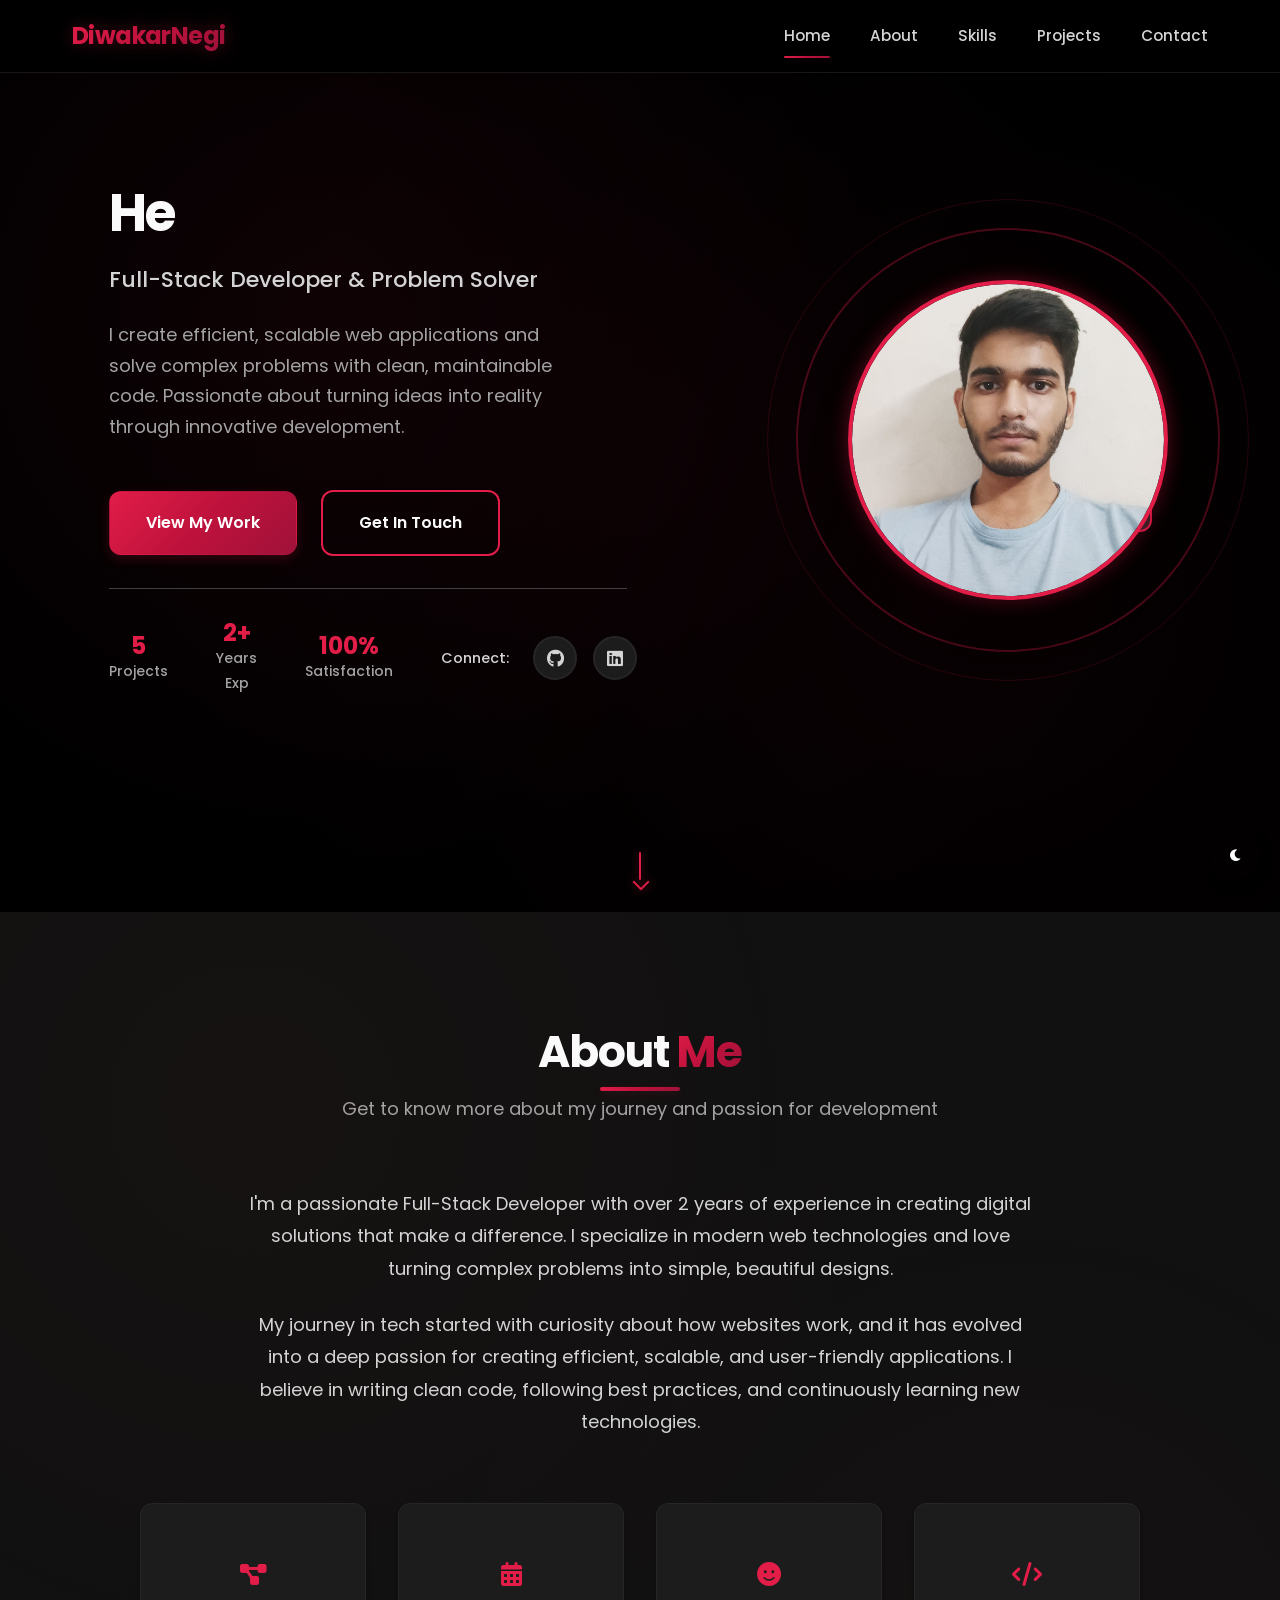
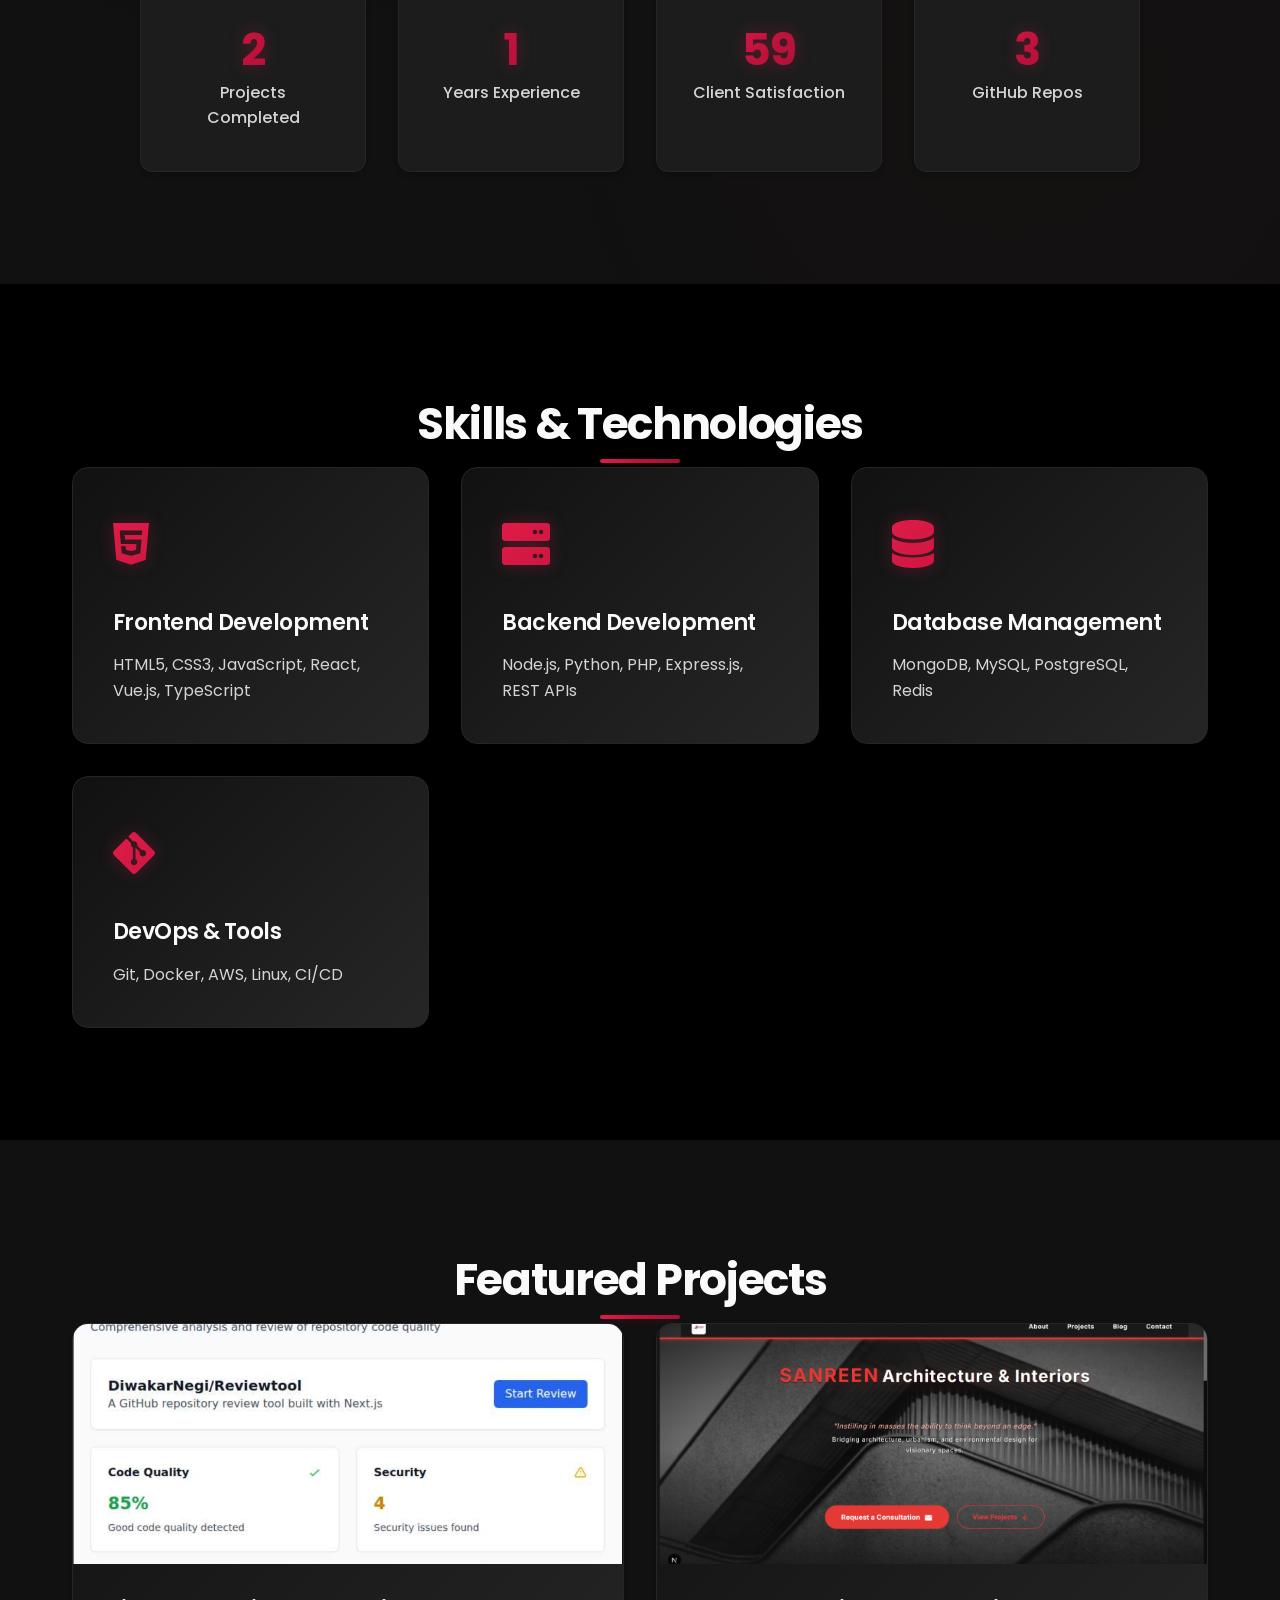
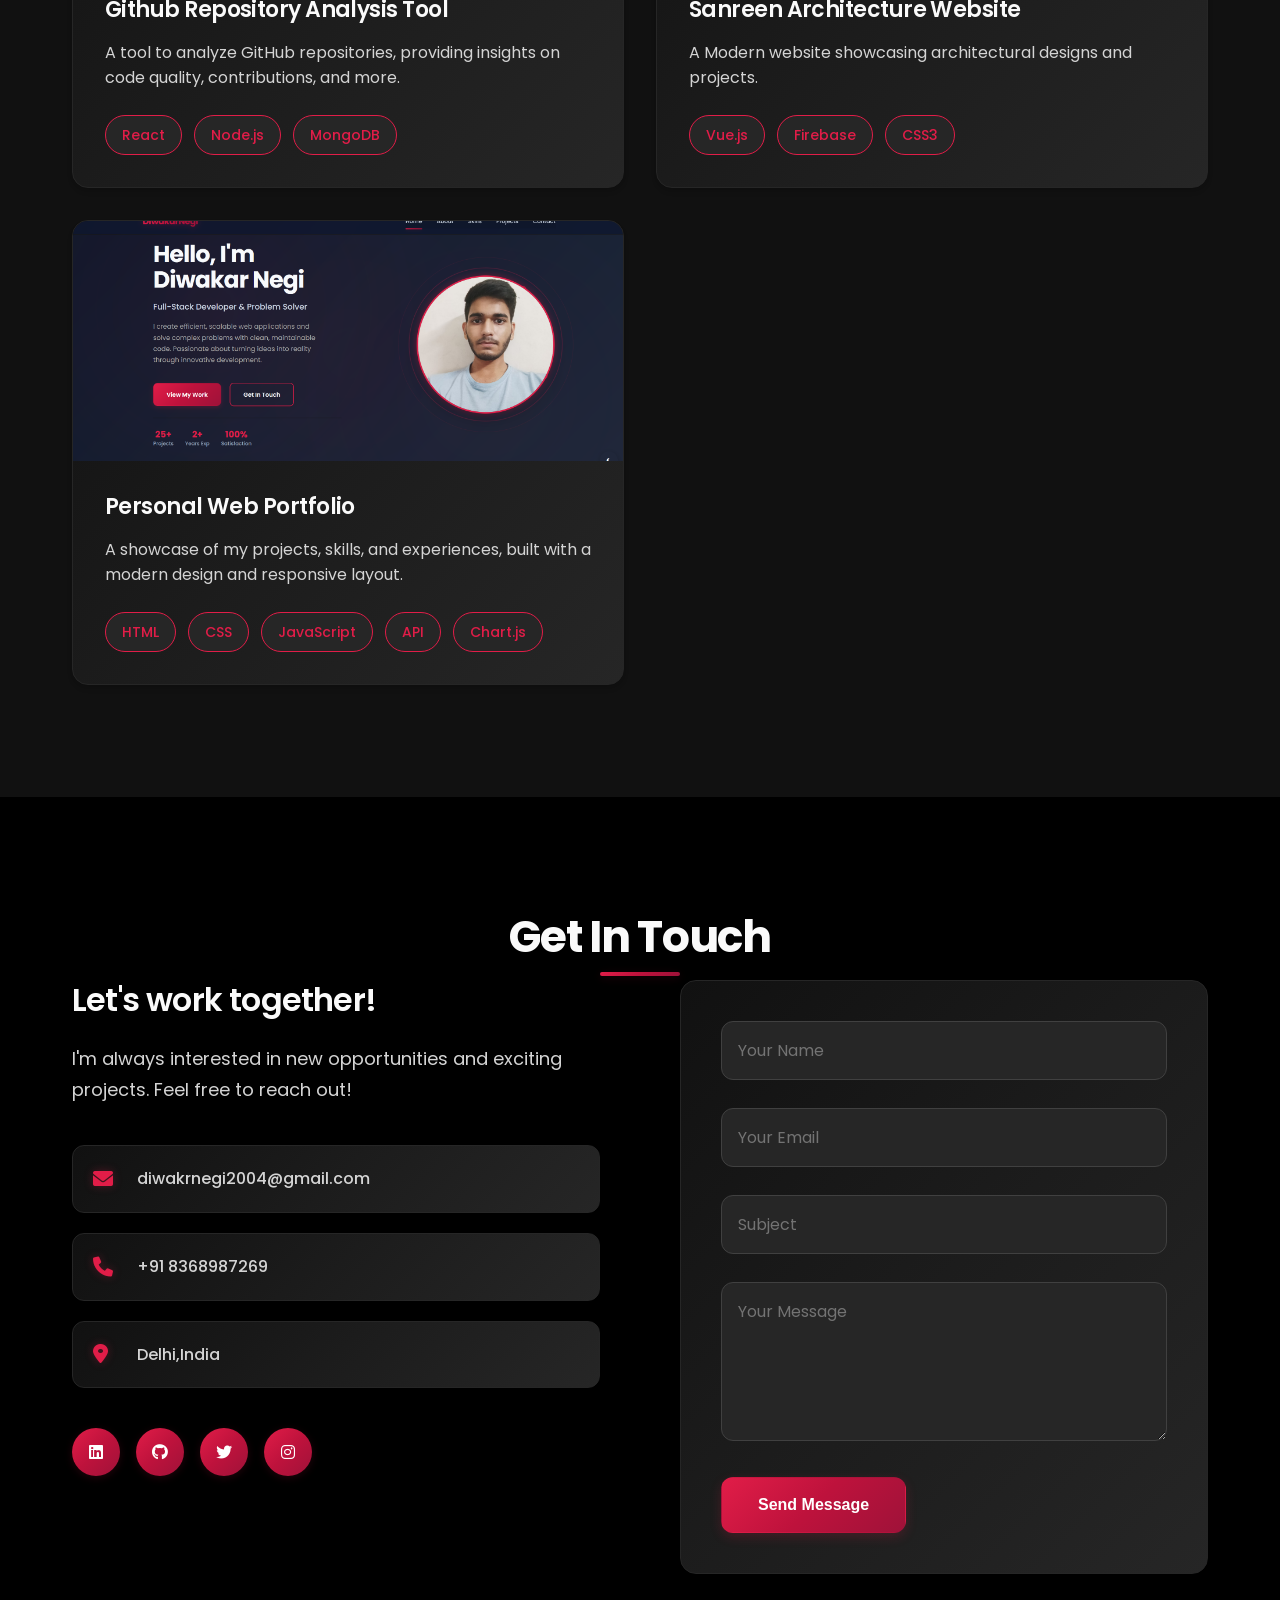
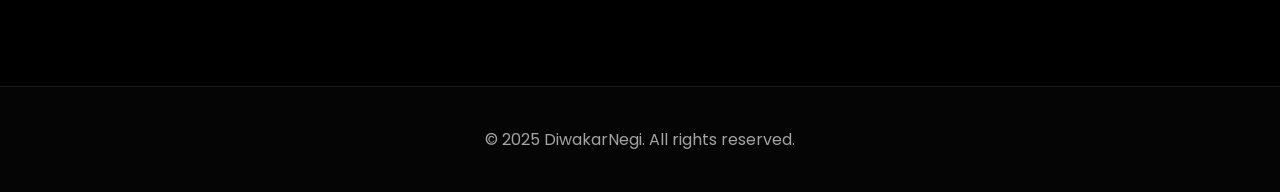
<file: portfolio-website/index.html>
<!DOCTYPE html>
<html lang="en">
<head>
    <meta charset="UTF-8">
    <meta name="viewport" content="width=device-width, initial-scale=1.0">
    <title>DiwakarNegi - Portfolio</title>
    <link rel="stylesheet" href="css/style.css">
    <link rel="stylesheet" href="css/responsive.css">
    <link href="https://cdnjs.cloudflare.com/ajax/libs/font-awesome/6.0.0/css/all.min.css" rel="stylesheet">
    <link href="https://fonts.googleapis.com/css2?family=Poppins:wght@300;400;500;600;700&display=swap" rel="stylesheet">
</head>
<body>
    <!-- Navigation -->
    <nav class="navbar">
        <div class="nav-container">
            <div class="nav-logo">
                <h2>DiwakarNegi</h2>
            </div>
            <div class="nav-menu">
                <a href="#home" class="nav-link">Home</a>
                <a href="#about" class="nav-link">About</a>
                <a href="#skills" class="nav-link">Skills</a>
                <a href="#projects" class="nav-link">Projects</a>
                <a href="#contact" class="nav-link">Contact</a>
            </div>
            <div class="hamburger">
                <span class="bar"></span>
                <span class="bar"></span>
                <span class="bar"></span>
            </div>
        </div>
    </nav>

    <!-- Hero Section -->

<!-- Update the Hero Section in your index.html -->
<section id="home" class="hero">
    <div class="hero-container">
        <div class="hero-content">
            <div class="hero-text">
                <h1 class="hero-title">
                    <span class="greeting">Hello, I'm</span>
                    <span class="gradient-text">Diwakar Negi</span>
                </h1>
                <p class="hero-subtitle">Full-Stack Developer & Problem Solver</p>
                <p class="hero-description">
                    I create efficient, scalable web applications and solve complex problems with clean, 
                    maintainable code. Passionate about turning ideas into reality through innovative development.
                </p>
                <div class="hero-buttons">
                    <a href="#projects" class="btn btn-primary">View My Work</a>
                    <a href="#contact" class="btn btn-secondary">Get In Touch</a>
                </div>
                <div class="hero-stats">
                    <div class="hero-stat">
                        <span class="hero-stat-number">5</span>
                        <span class="hero-stat-label">Projects</span>
                    </div>
                    <div class="hero-stat">
                        <span class="hero-stat-number">2+</span>
                        <span class="hero-stat-label">Years Exp</span>
                    </div>
                    <div class="hero-stat">
                        <span class="hero-stat-number">100%</span>
                        <span class="hero-stat-label">Satisfaction</span>
                    </div>
                    <div class="hero-social">
                        <span class="hero-social-label">Connect:</span>
                        <a href="https://github.com/DiwakarNegi" class="hero-social-link github" target="_blank" rel="noopener noreferrer" title="GitHub">
                            <i class="fab fa-github"></i>
                        </a>
                        <a href="https://linkedin.com/in/diwakar-negi" class="hero-social-link linkedin" target="_blank" rel="noopener noreferrer" title="LinkedIn">
                            <i class="fab fa-linkedin"></i>
                        </a>
                    </div>
                </div>
            </div>
            <div class="hero-image">
                <div class="hero-avatar-container">
                    <div class="hero-avatar">
                         <img src="images/profile.jpeg" alt="Diwakar Negi" /> 
                    </div>
                    <div class="hero-floating-elements">
                        <div class="floating-element">💻</div>
                        <div class="floating-element">🚀</div>
                        <div class="floating-element">⚡</div>
                    </div>
                </div>
            </div>
        </div>
    </div>
    <div class="scroll-indicator">
        <div class="scroll-arrow"></div>
    </div>
</section>
<!-- Add this section after the hero section in index.html -->

<!-- About Section -->
<section id="about" class="about">
    <div class="container">
        <h2 class="section-title">About <span class="gradient-text">Me</span></h2>
        <p class="section-subtitle">Get to know more about my journey and passion for development</p>
        
        <div class="about-content">
            <div class="about-text">
                <p>
                    I'm a passionate Full-Stack Developer with over 2 years of experience in creating 
                    digital solutions that make a difference. I specialize in modern web technologies 
                    and love turning complex problems into simple, beautiful designs.
                </p>
                <p>
                    My journey in tech started with curiosity about how websites work, and it has 
                    evolved into a deep passion for creating efficient, scalable, and user-friendly 
                    applications. I believe in writing clean code, following best practices, and 
                    continuously learning new technologies.
                </p>
            </div>
            
            <!-- Animated Stats -->
            <div class="stats">
                <div class="stat-item">
                    <div class="stat-icon">
                        <i class="fas fa-project-diagram"></i>
                    </div>
                    <h3 class="stat-number" data-target="5">0</h3>
                    <p>Projects Completed</p>
                </div>
                <div class="stat-item">
                    <div class="stat-icon">
                        <i class="fas fa-calendar-alt"></i>
                    </div>
                    <h3 class="stat-number" data-target="2">0</h3>
                    <p>Years Experience</p>
                </div>
                <div class="stat-item">
                    <div class="stat-icon">
                        <i class="fas fa-smile"></i>
                    </div>
                    <h3 class="stat-number" data-target="100">0</h3>
                    <p>Client Satisfaction</p>
                </div>
                <div class="stat-item">
                    <div class="stat-icon">
                        <i class="fas fa-code"></i>
                    </div>
                    <h3 class="stat-number" data-target="6">0</h3>
                    <p>GitHub Repos</p>
                </div>
            </div>
        </div>
    </div>
</section>

    <!-- Skills Section -->
    <section id="skills" class="skills">
        <div class="container">
            <h2 class="section-title">Skills & Technologies</h2>
            <div class="skills-grid">
                <div class="skill-card">
                    <div class="skill-icon">
                        <i class="fab fa-html5"></i>
                    </div>
                    <h3>Frontend Development</h3>
                    <p>HTML5, CSS3, JavaScript, React, Vue.js, TypeScript</p>
                </div>
                <div class="skill-card">
                    <div class="skill-icon">
                        <i class="fas fa-server"></i>
                    </div>
                    <h3>Backend Development</h3>
                    <p>Node.js, Python, PHP, Express.js, REST APIs</p>
                </div>
                <div class="skill-card">
                    <div class="skill-icon">
                        <i class="fas fa-database"></i>
                    </div>
                    <h3>Database Management</h3>
                    <p>MongoDB, MySQL, PostgreSQL, Redis</p>
                </div>
                <div class="skill-card">
                    <div class="skill-icon">
                        <i class="fab fa-git-alt"></i>
                    </div>
                    <h3>DevOps & Tools</h3>
                    <p>Git, Docker, AWS, Linux, CI/CD</p>
                </div>
            </div>
        </div>
    </section>

    <!-- Projects Section -->
    <section id="projects" class="projects">
        <div class="container">
            <h2 class="section-title">Featured Projects</h2>
            <div class="projects-grid">
                <div class="project-card">
                    <div class="project-image">
                         <img src="images/projects/github-review.png" alt="Github Repository Analysis Tool"> 
                        <div class="project-overlay">
                            <div class="project-links">
                                <a href="#" class="project-link"><i class="fas fa-external-link-alt"></i></a>
                                <a href="#" class="project-link"><i class="fab fa-github"></i></a>
                            </div>
                        </div>
                    </div>
                    <div class="project-content">
                        <h3>Github Repository Analysis Tool</h3>
                        <p>A tool to analyze GitHub repositories, providing insights on code quality, contributions, and more.</p>
                        <div class="project-tech">
                            <span class="tech-tag">React</span>
                            <span class="tech-tag">Node.js</span>
                            <span class="tech-tag">MongoDB</span>
                        </div>
                    </div>
                </div>
                
                <div class="project-card">
                    <div class="project-image">
                         <img src="images/projects/Sanreen-architecture.png" alt="Sanreen Architecture Website"> 
                        <div class="project-overlay">
                            <div class="project-links">
                                <a href="#" class="project-link"><i class="fas fa-external-link-alt"></i></a>
                                <a href="#" class="project-link"><i class="fab fa-github"></i></a>
                            </div>
                        </div>
                    </div>
                    <div class="project-content">
                        <h3>Sanreen Architecture Website</h3>
                        <p>A Modern website showcasing architectural designs and projects.</p>
                        <div class="project-tech">
                            <span class="tech-tag">Vue.js</span>
                            <span class="tech-tag">Firebase</span>
                            <span class="tech-tag">CSS3</span>
                        </div>
                    </div>
                </div>
                
                <div class="project-card">
                    <div class="project-image">
                         <img src="images/projects/portfolio-website.png" alt="Personal Web Portfolio"> 
                        <div class="project-overlay">
                            <div class="project-links">
                                <a href="#" class="project-link"><i class="fas fa-external-link-alt"></i></a>
                                <a href="#" class="project-link"><i class="fab fa-github"></i></a>
                            </div>
                        </div>
                    </div>
                    <div class="project-content">
                        <h3>Personal Web Portfolio</h3>
                        <p>A showcase of my projects, skills, and experiences, built with a modern design and responsive layout.</p>
                        <div class="project-tech">
                            <span class="tech-tag">HTML</span>
                            <span class="tech-tag">CSS</span>
                            <span class="tech-tag">JavaScript</span>
                            <span class="tech-tag">API</span>
                            <span class="tech-tag">Chart.js</span>
                        </div>
                    </div>
                </div>
            </div>
        </div>
    </section>

    <!-- Contact Section -->
    <section id="contact" class="contact">
        <div class="container">
            <h2 class="section-title">Get In Touch</h2>
            <div class="contact-content">
                <div class="contact-info">
                    <h3>Let's work together!</h3>
                    <p>I'm always interested in new opportunities and exciting projects. Feel free to reach out!</p>
                    <div class="contact-methods">
                        <div class="contact-method">
                            <i class="fas fa-envelope"></i>
                            <span>diwakrnegi2004@gmail.com</span>
                        </div>
                        <div class="contact-method">
                            <i class="fas fa-phone"></i>
                            <span>+91 8368987269</span>
                        </div>
                        <div class="contact-method">
                            <i class="fas fa-map-marker-alt"></i>
                            <span>Delhi,India</span>
                        </div>
                    </div>
                    <div class="social-links">
                        <a href="#" class="social-link"><i class="fab fa-linkedin"></i></a>
                        <a href="#" class="social-link"><i class="fab fa-github"></i></a>
                        <a href="#" class="social-link"><i class="fab fa-twitter"></i></a>
                        <a href="#" class="social-link"><i class="fab fa-instagram"></i></a>
                    </div>
                </div>
                <div class="contact-form">
                    <form>
                        <div class="form-group">
                            <input type="text" placeholder="Your Name" required>
                        </div>
                        <div class="form-group">
                            <input type="email" placeholder="Your Email" required>
                        </div>
                        <div class="form-group">
                            <input type="text" placeholder="Subject" required>
                        </div>
                        <div class="form-group">
                            <textarea placeholder="Your Message" rows="5" required></textarea>
                        </div>
                        <button type="submit" class="btn btn-primary">Send Message</button>
                    </form>
                </div>
            </div>
        </div>
    </section>

    <!-- Footer -->
    <footer class="footer">
        <div class="container">
            <p>&copy; 2025 DiwakarNegi. All rights reserved.</p>
        </div>
    </footer>

    <script src="js/script.js"></script>
    <script src="js/animations.js"></script>
</body>
</html>
</file>
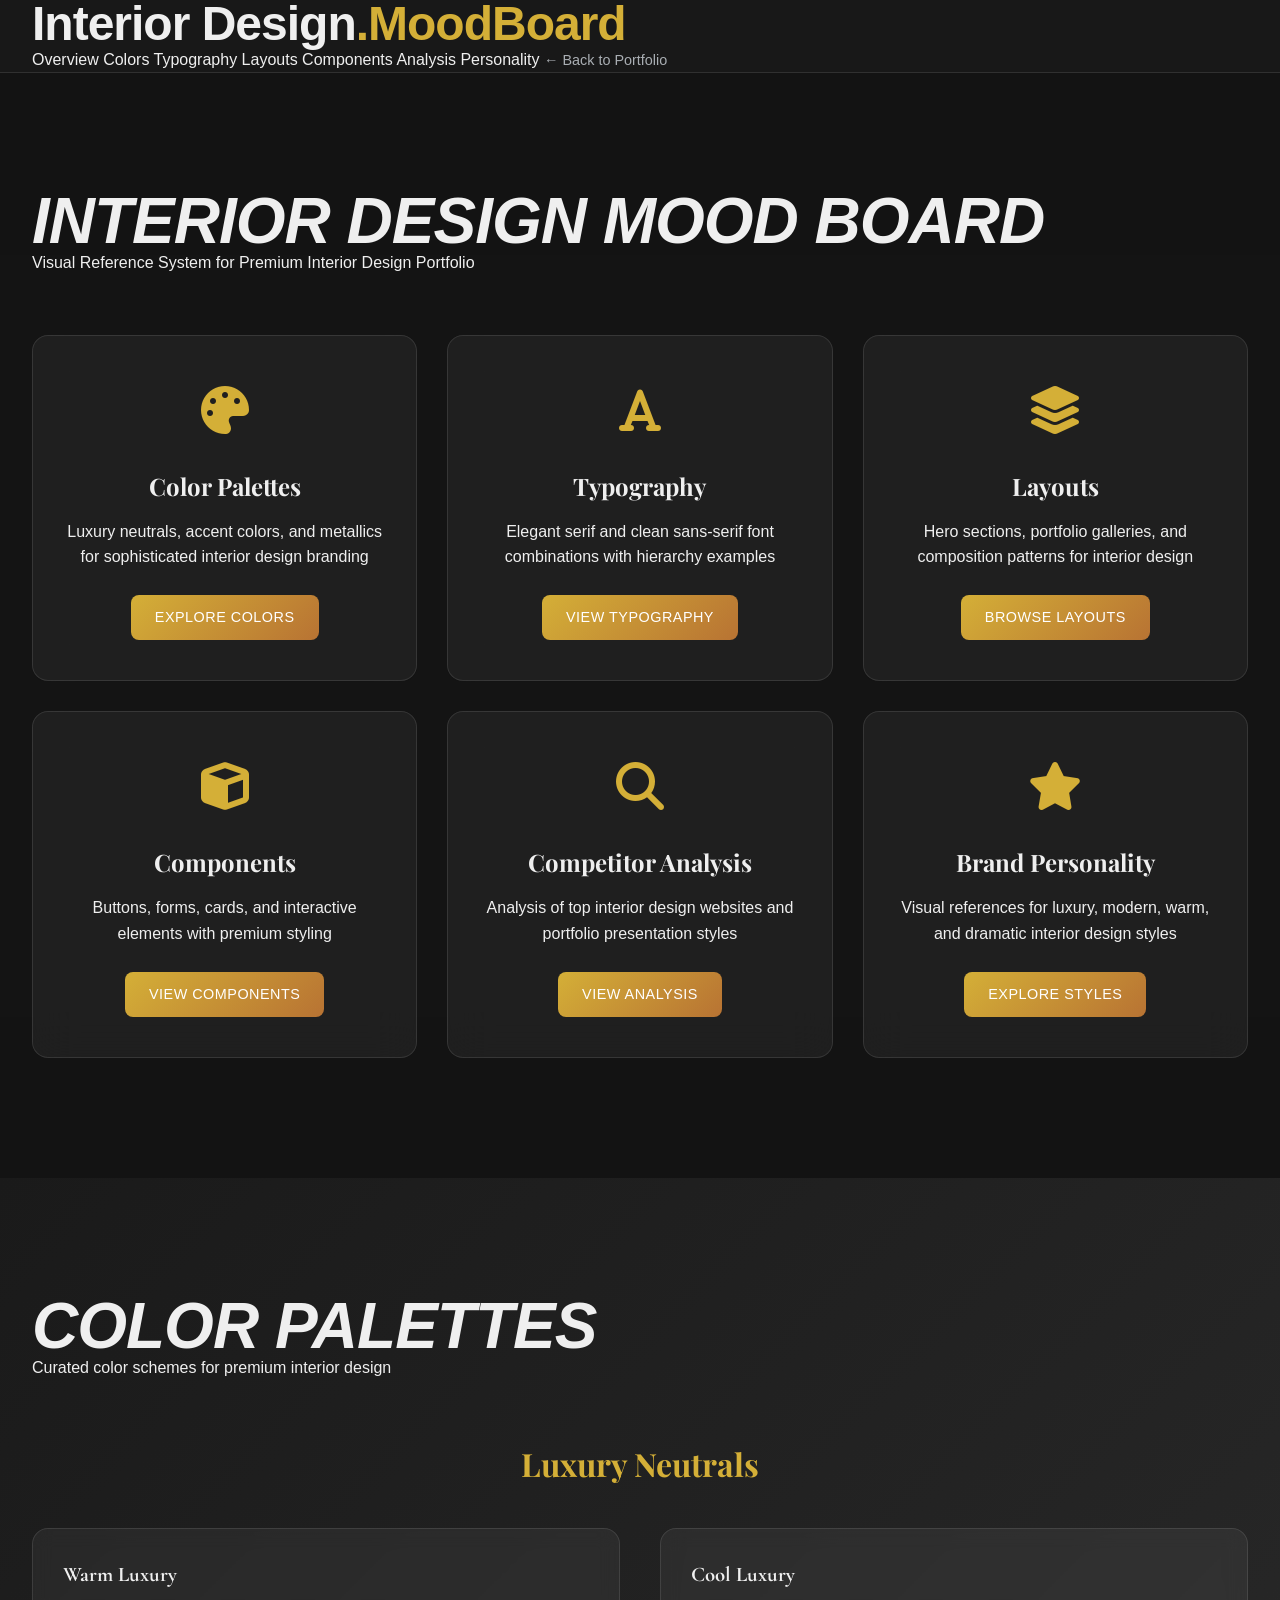
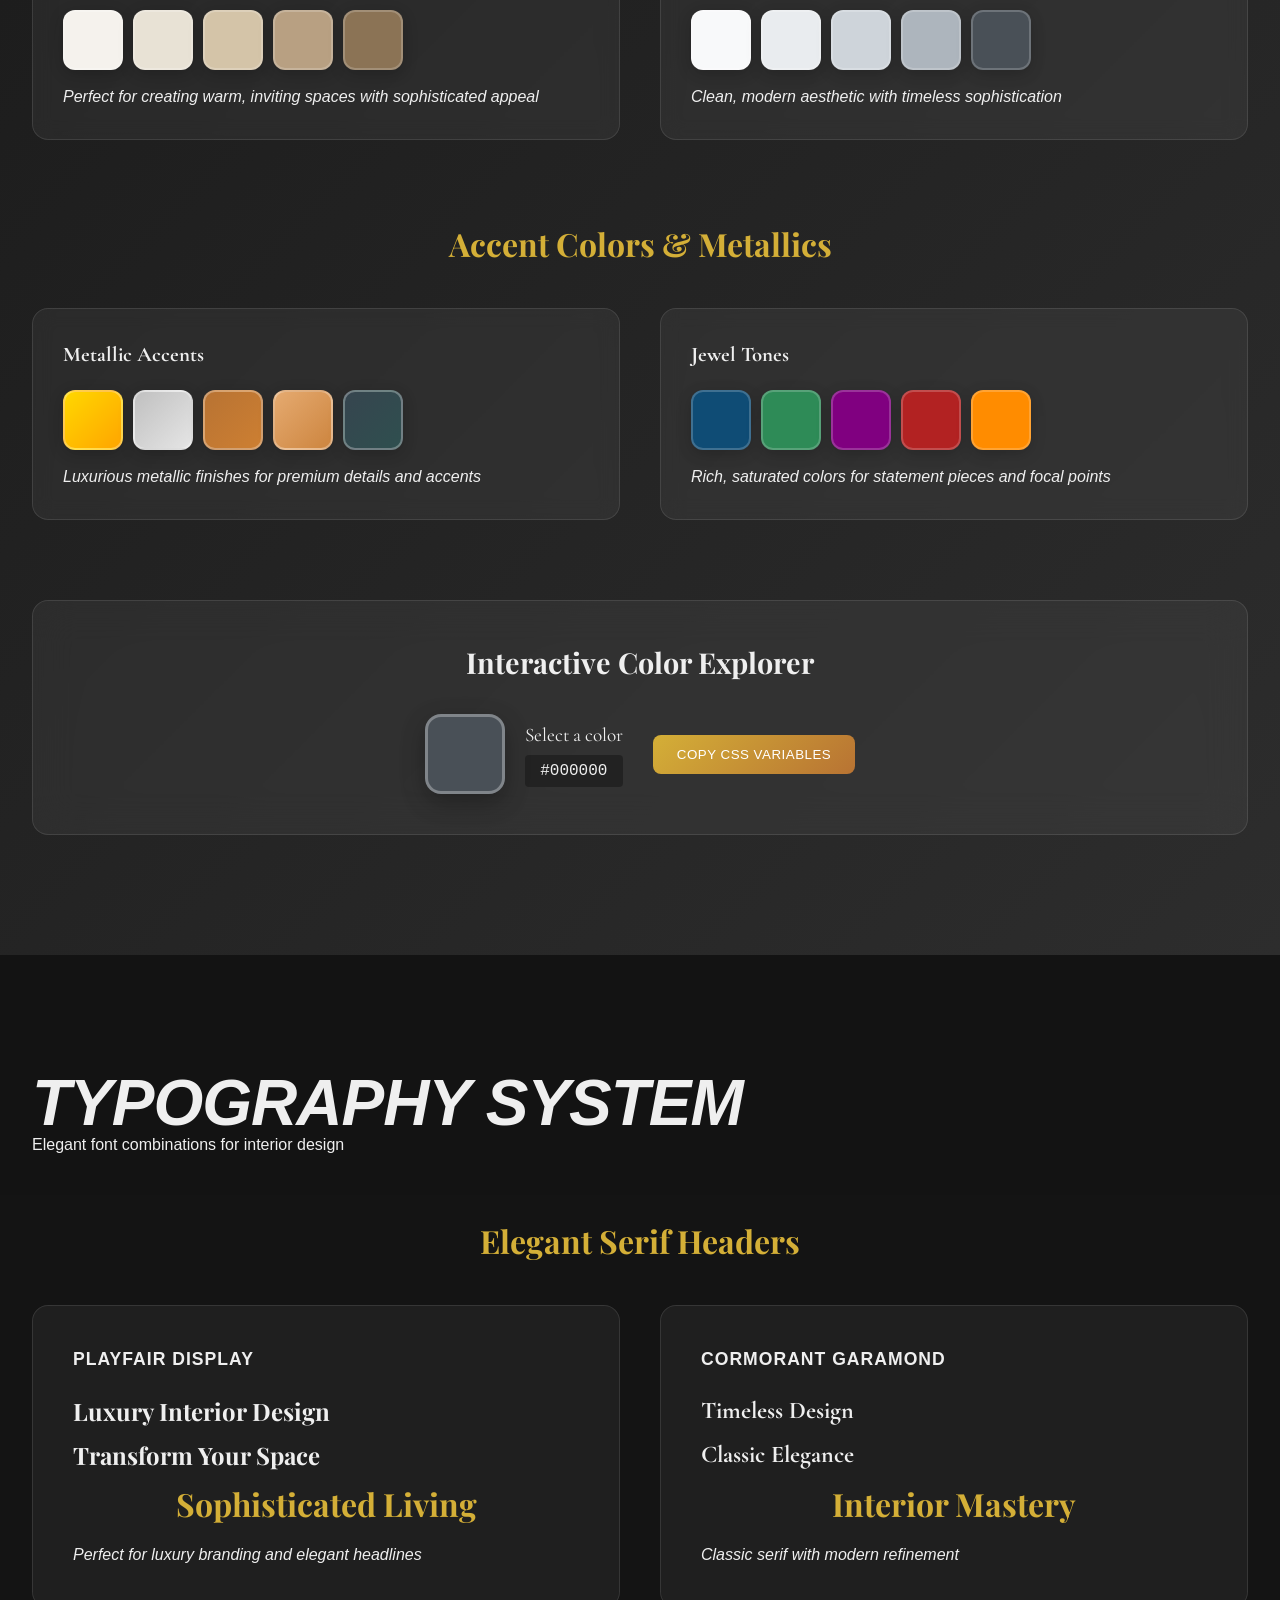
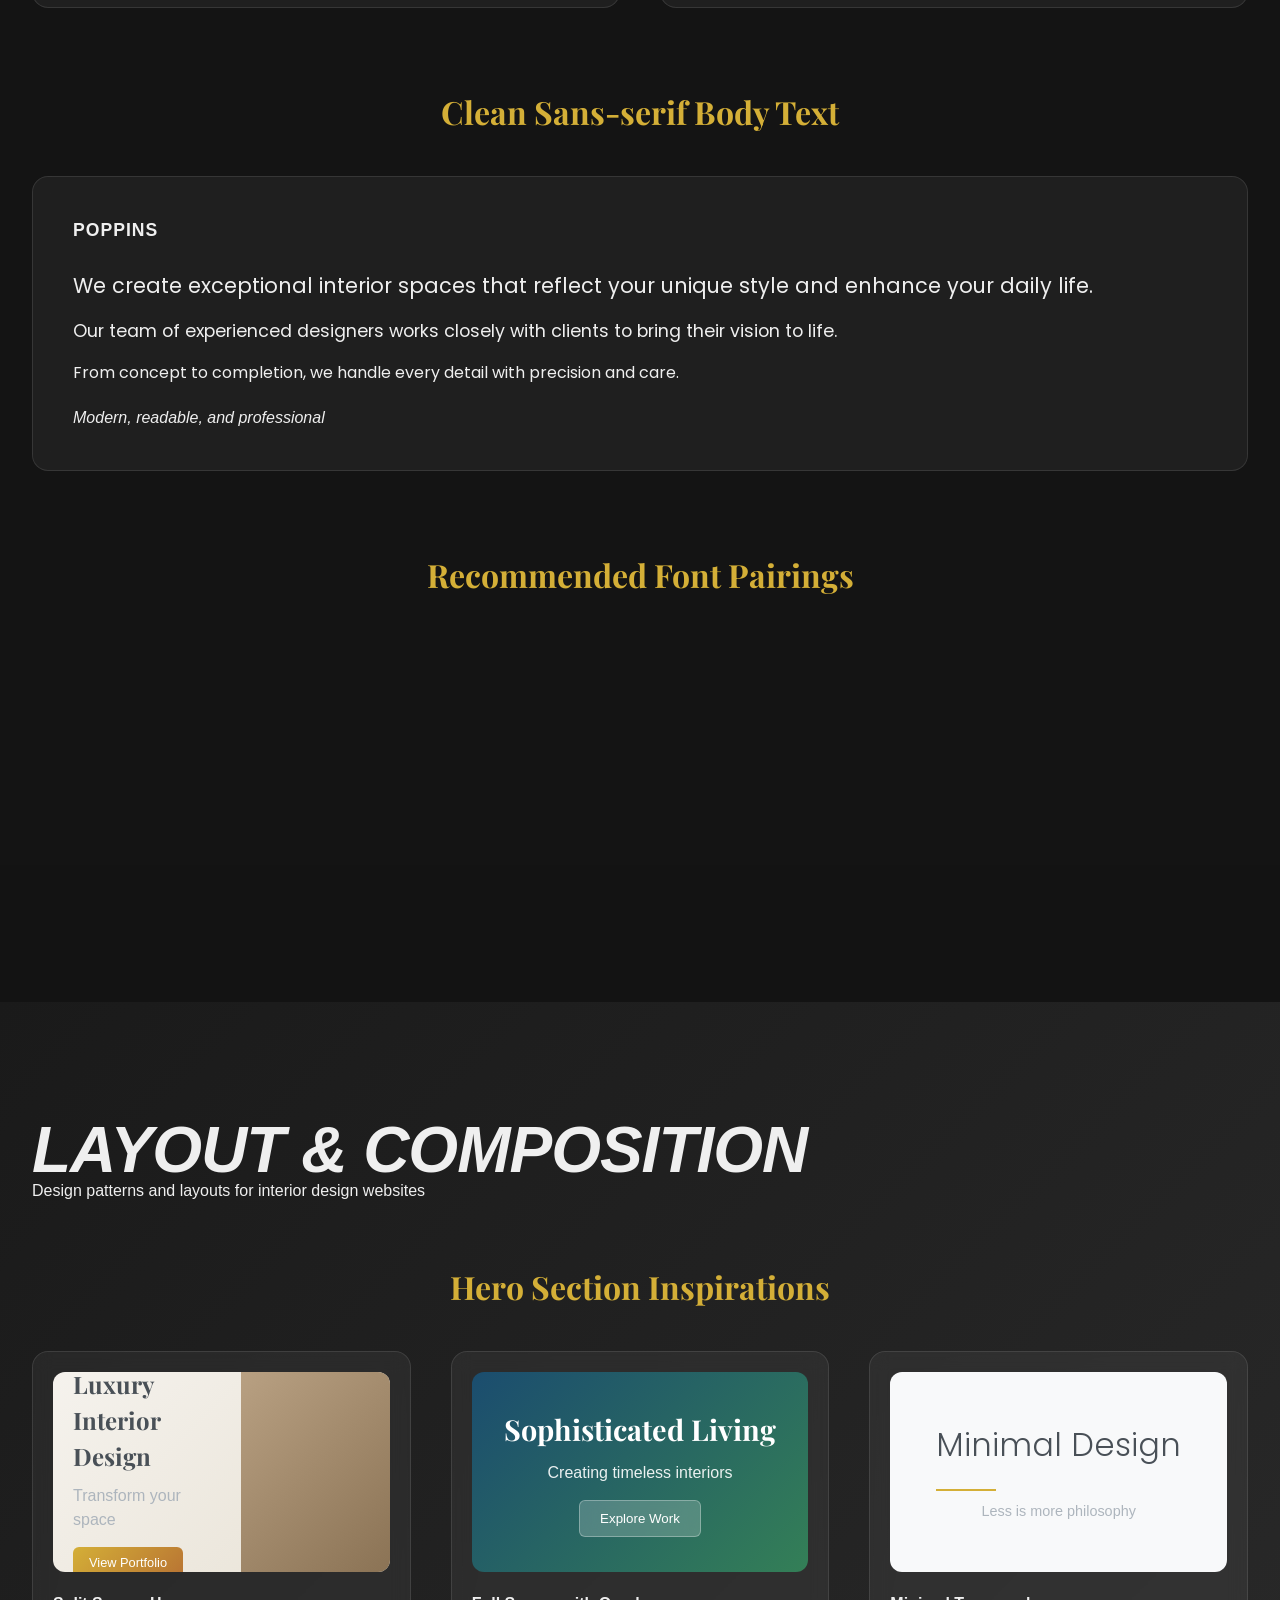
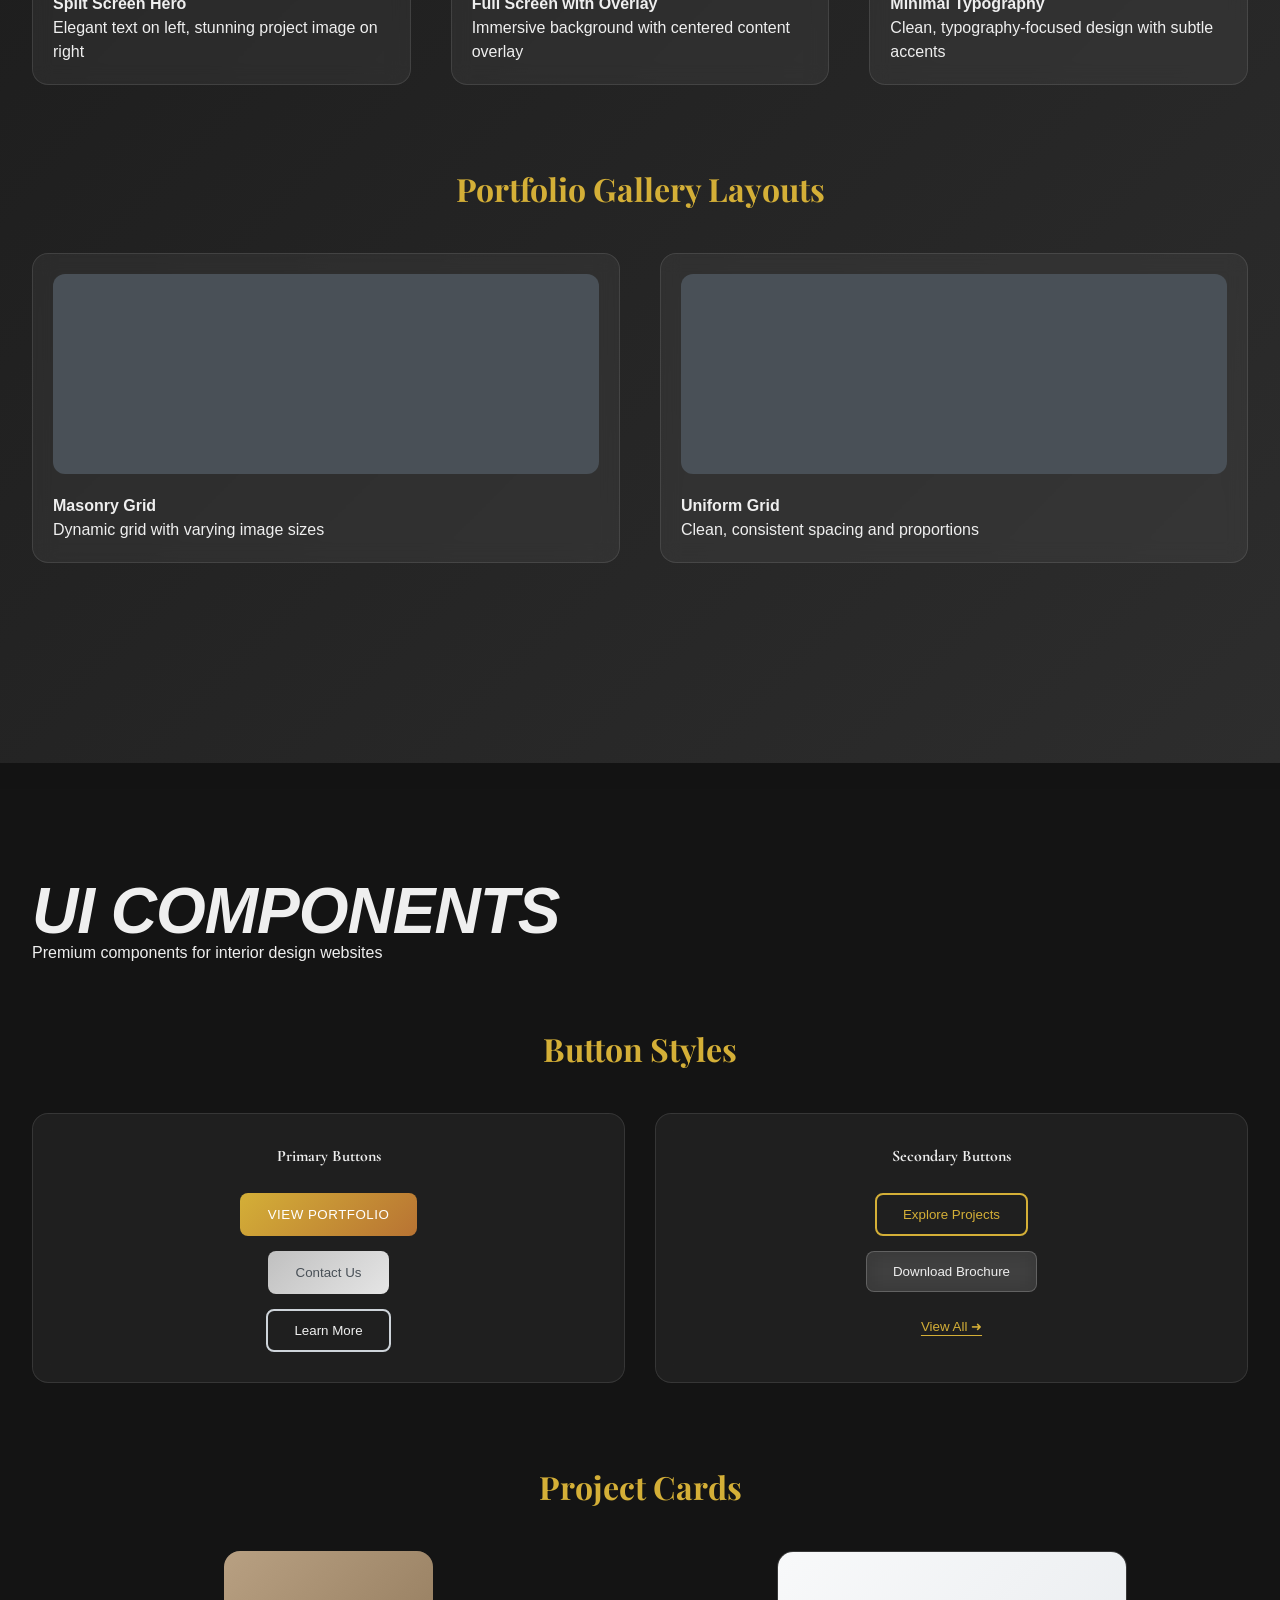
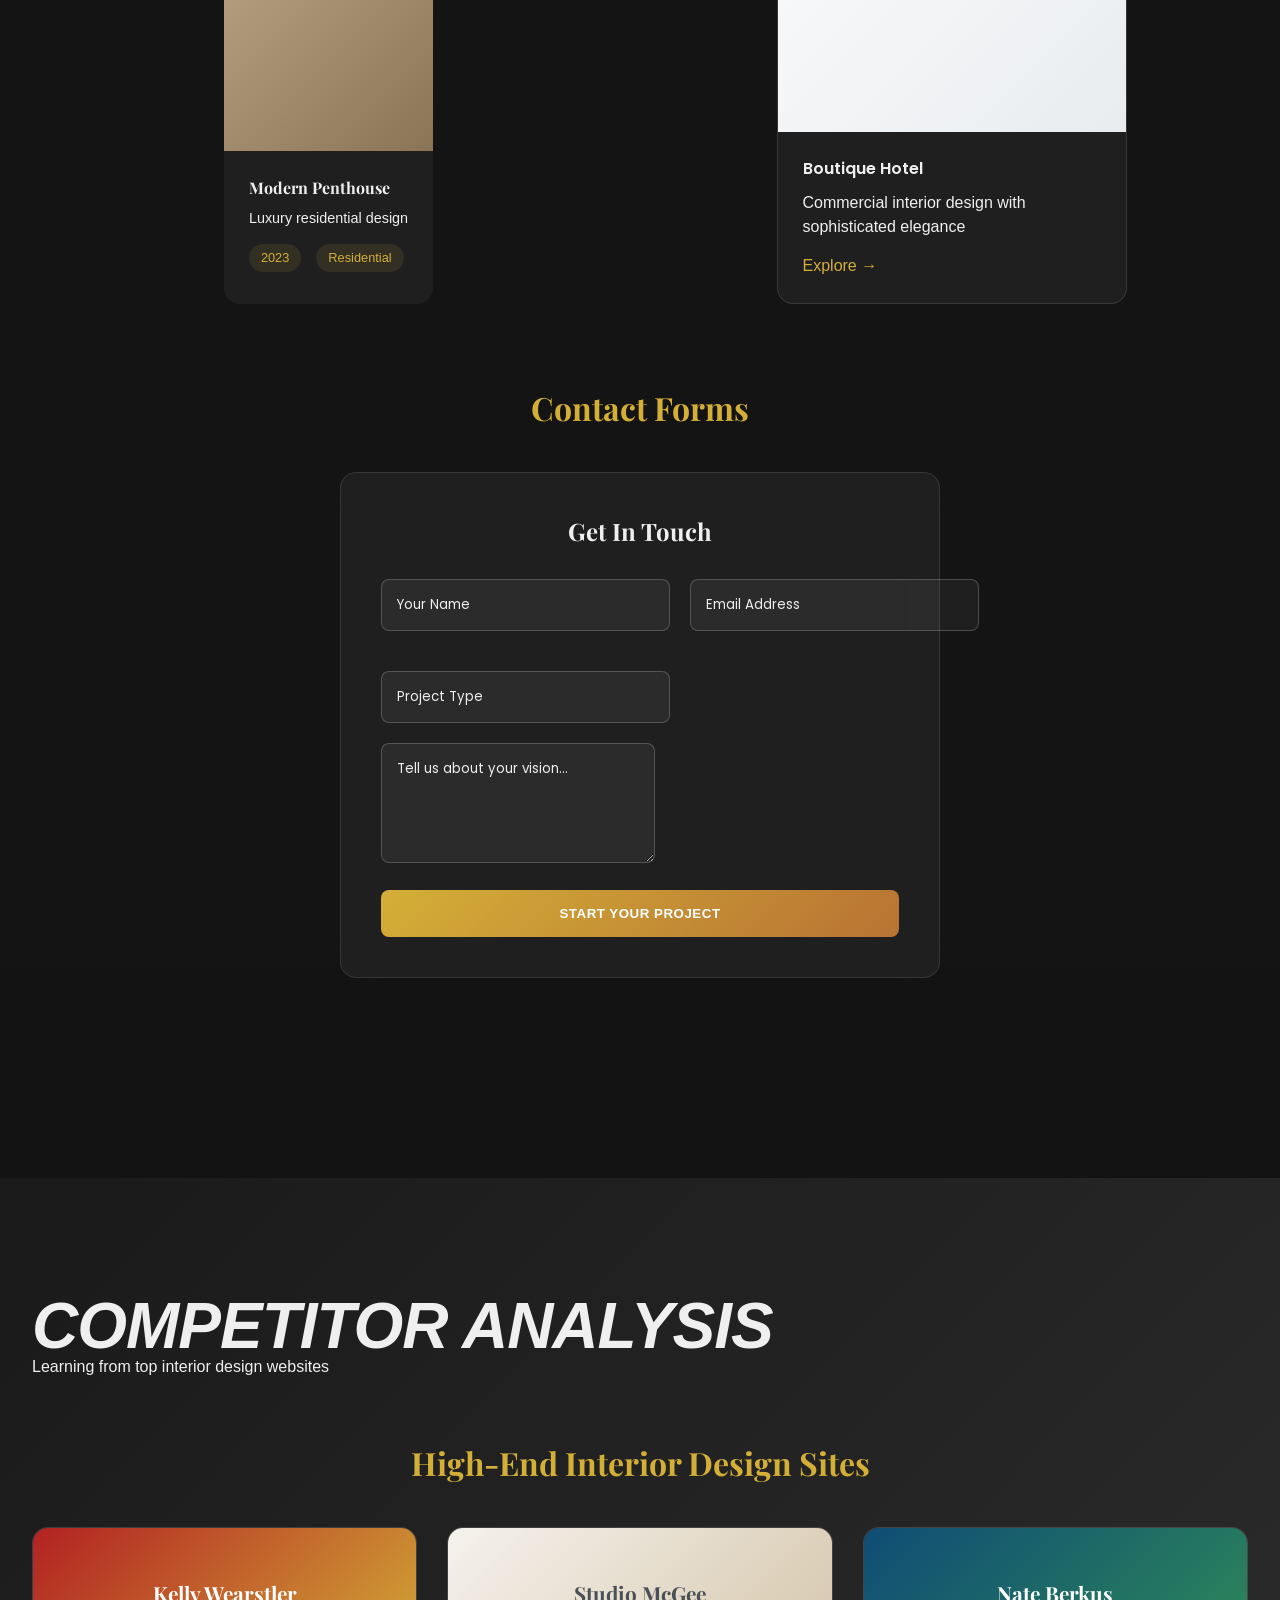
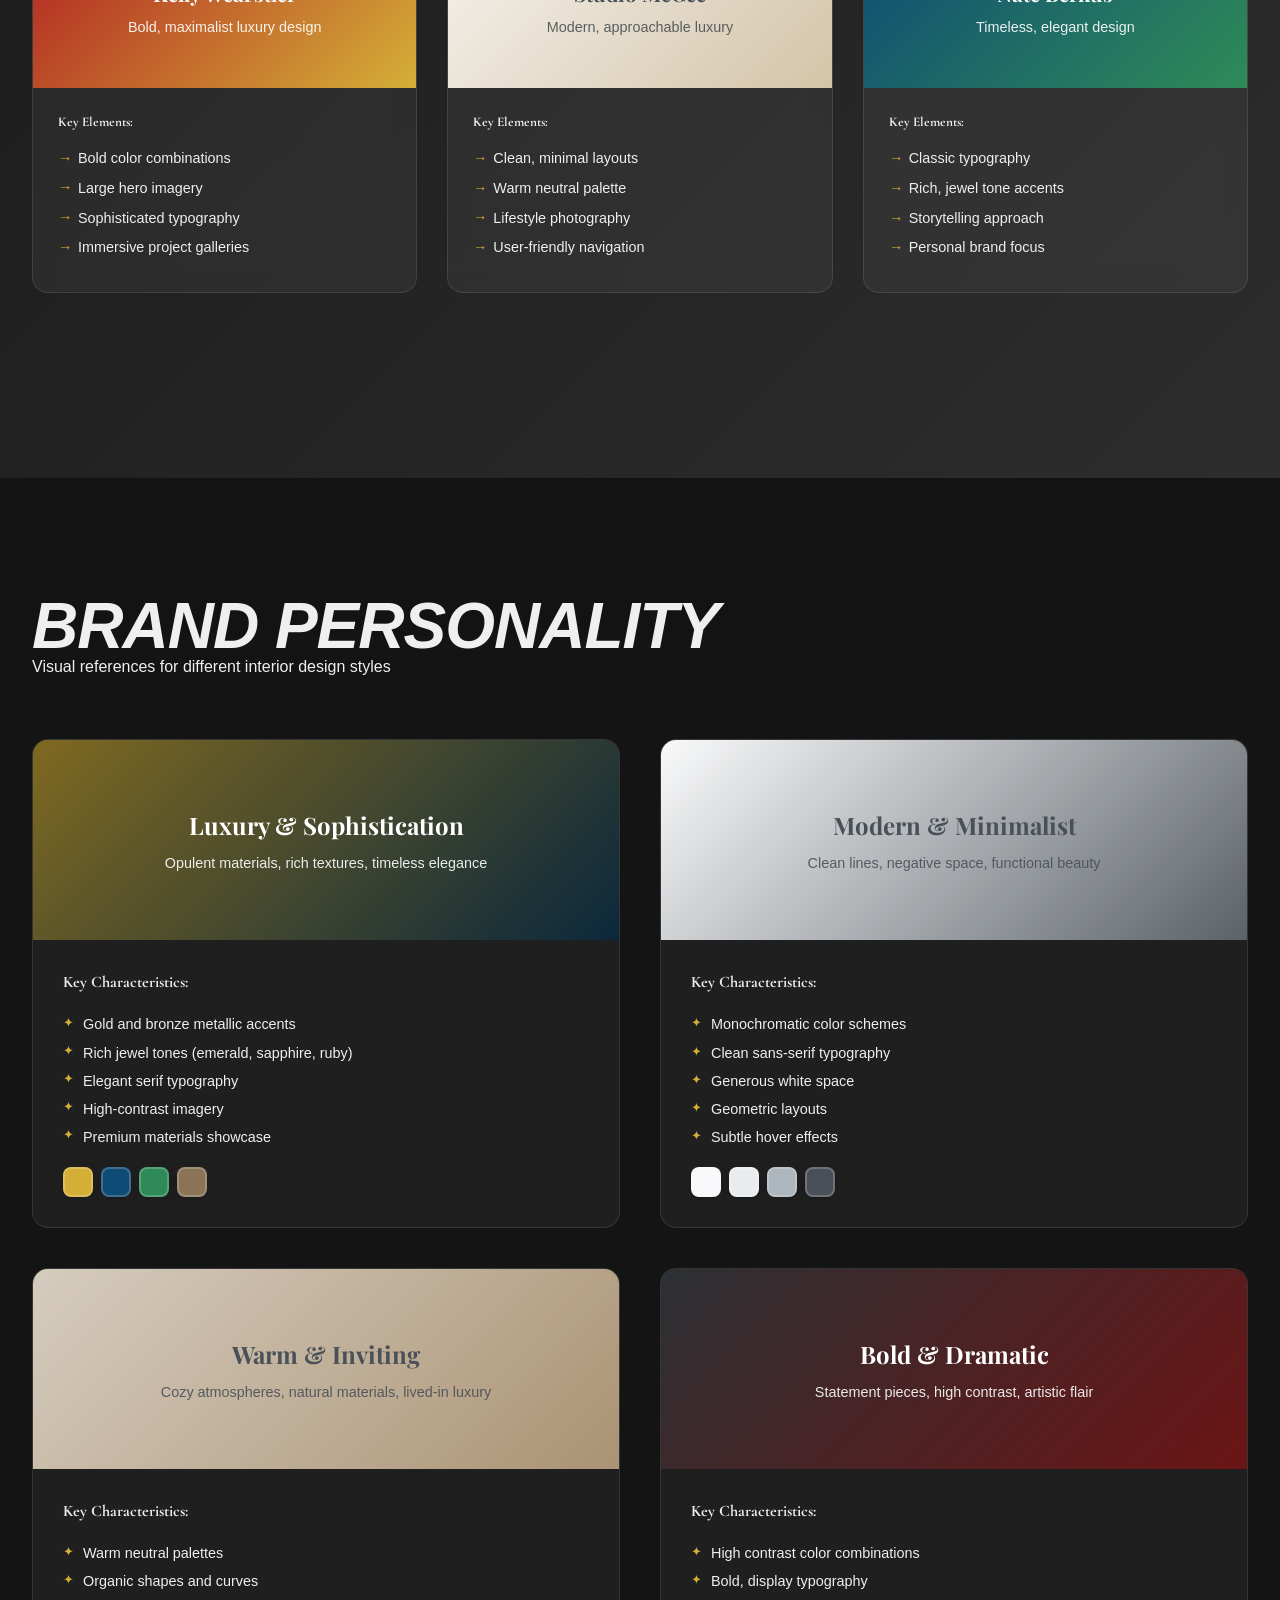
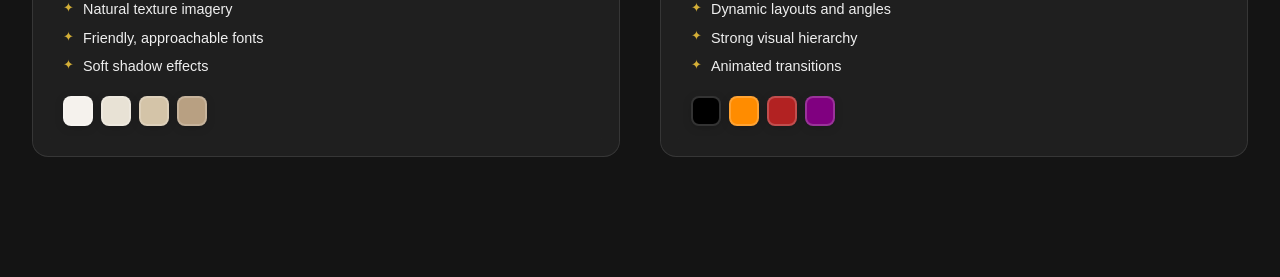
<file: mood-board.html>
<!DOCTYPE html>
<html lang="en">
<head>
    <meta charset="UTF-8">
    <meta name="viewport" content="width=device-width, initial-scale=1.0">
    <title>Interior Design Mood Board - Visual Reference System</title>
    
    <!-- Favicon -->
    <link rel="icon" type="image/x-icon" href="assets/favicon/favicon.ico">
    
    <!-- Google Fonts for Interior Design -->
    <link href="https://fonts.googleapis.com/css2?family=Playfair+Display:wght@300;400;500;600;700&family=Poppins:wght@300;400;500;600;700&family=Cormorant+Garamond:wght@300;400;500;600;700&display=swap" rel="stylesheet">
    
    <!-- Font Awesome Icons -->
    <link rel="stylesheet" href="https://cdnjs.cloudflare.com/ajax/libs/font-awesome/6.4.0/css/all.min.css">
    
    <!-- AOS Animation Library -->
    <link href="https://unpkg.com/aos@2.3.1/dist/aos.css" rel="stylesheet">
    
    <!-- Custom CSS -->
    <link rel="stylesheet" href="css/style.css">
    <link rel="stylesheet" href="css/mood-board.css">
    <link rel="stylesheet" href="css/responsive.css">
</head>
<body>
    <!-- Navbar for Mood Board -->
    <nav class="navbar mood-board-nav" id="navbar">
        <div class="nav-container">
            <div class="nav-logo">
                <h2>Interior Design<span>.MoodBoard</span></h2>
            </div>
            <div class="nav-menu" id="nav-menu">
                <a href="#overview" class="nav-link active">Overview</a>
                <a href="#colors" class="nav-link">Colors</a>
                <a href="#typography" class="nav-link">Typography</a>
                <a href="#layouts" class="nav-link">Layouts</a>
                <a href="#components" class="nav-link">Components</a>
                <a href="#competitors" class="nav-link">Analysis</a>
                <a href="#personality" class="nav-link">Personality</a>
                <a href="index.html" class="nav-link nav-back">← Back to Portfolio</a>
            </div>
            <div class="nav-toggle" id="nav-toggle">
                <span></span>
                <span></span>
                <span></span>
            </div>
        </div>
    </nav>

    <!-- Overview Section -->
    <section id="overview" class="mood-section overview-section">
        <div class="container">
            <div class="section-header" data-aos="fade-up">
                <h1 class="section-title">Interior Design Mood Board</h1>
                <p class="section-subtitle">Visual Reference System for Premium Interior Design Portfolio</p>
            </div>
            
            <div class="overview-grid" data-aos="fade-up" data-aos-delay="200">
                <div class="overview-card">
                    <div class="card-icon">
                        <i class="fas fa-palette"></i>
                    </div>
                    <h3>Color Palettes</h3>
                    <p>Luxury neutrals, accent colors, and metallics for sophisticated interior design branding</p>
                    <a href="#colors" class="card-btn">Explore Colors</a>
                </div>
                
                <div class="overview-card">
                    <div class="card-icon">
                        <i class="fas fa-font"></i>
                    </div>
                    <h3>Typography</h3>
                    <p>Elegant serif and clean sans-serif font combinations with hierarchy examples</p>
                    <a href="#typography" class="card-btn">View Typography</a>
                </div>
                
                <div class="overview-card">
                    <div class="card-icon">
                        <i class="fas fa-layer-group"></i>
                    </div>
                    <h3>Layouts</h3>
                    <p>Hero sections, portfolio galleries, and composition patterns for interior design</p>
                    <a href="#layouts" class="card-btn">Browse Layouts</a>
                </div>
                
                <div class="overview-card">
                    <div class="card-icon">
                        <i class="fas fa-cube"></i>
                    </div>
                    <h3>Components</h3>
                    <p>Buttons, forms, cards, and interactive elements with premium styling</p>
                    <a href="#components" class="card-btn">View Components</a>
                </div>
                
                <div class="overview-card">
                    <div class="card-icon">
                        <i class="fas fa-search"></i>
                    </div>
                    <h3>Competitor Analysis</h3>
                    <p>Analysis of top interior design websites and portfolio presentation styles</p>
                    <a href="#competitors" class="card-btn">View Analysis</a>
                </div>
                
                <div class="overview-card">
                    <div class="card-icon">
                        <i class="fas fa-star"></i>
                    </div>
                    <h3>Brand Personality</h3>
                    <p>Visual references for luxury, modern, warm, and dramatic interior design styles</p>
                    <a href="#personality" class="card-btn">Explore Styles</a>
                </div>
            </div>
        </div>
    </section>

    <!-- Color Palettes Section -->
    <section id="colors" class="mood-section colors-section">
        <div class="container">
            <div class="section-header" data-aos="fade-up">
                <h2 class="section-title">Color Palettes</h2>
                <p class="section-subtitle">Curated color schemes for premium interior design</p>
            </div>
            
            <div class="palette-categories">
                <!-- Luxury Neutrals -->
                <div class="palette-category" data-aos="fade-up">
                    <h3>Luxury Neutrals</h3>
                    <div class="palette-grid">
                        <div class="color-palette" data-palette="luxury-warm">
                            <h4>Warm Luxury</h4>
                            <div class="color-swatches">
                                <div class="color-swatch" style="background: #F5F2ED" data-color="#F5F2ED" data-name="Warm White"></div>
                                <div class="color-swatch" style="background: #E8E2D5" data-color="#E8E2D5" data-name="Cream"></div>
                                <div class="color-swatch" style="background: #D4C4A8" data-color="#D4C4A8" data-name="Warm Beige"></div>
                                <div class="color-swatch" style="background: #B8A082" data-color="#B8A082" data-name="Taupe"></div>
                                <div class="color-swatch" style="background: #8B7355" data-color="#8B7355" data-name="Warm Brown"></div>
                            </div>
                            <p class="palette-description">Perfect for creating warm, inviting spaces with sophisticated appeal</p>
                        </div>
                        
                        <div class="color-palette" data-palette="luxury-cool">
                            <h4>Cool Luxury</h4>
                            <div class="color-swatches">
                                <div class="color-swatch" style="background: #F8F9FA" data-color="#F8F9FA" data-name="Pure White"></div>
                                <div class="color-swatch" style="background: #E9ECEF" data-color="#E9ECEF" data-name="Light Gray"></div>
                                <div class="color-swatch" style="background: #CED4DA" data-color="#CED4DA" data-name="Silver"></div>
                                <div class="color-swatch" style="background: #ADB5BD" data-color="#ADB5BD" data-name="Gray"></div>
                                <div class="color-swatch" style="background: #495057" data-color="#495057" data-name="Charcoal"></div>
                            </div>
                            <p class="palette-description">Clean, modern aesthetic with timeless sophistication</p>
                        </div>
                    </div>
                </div>
                
                <!-- Accent Colors -->
                <div class="palette-category" data-aos="fade-up" data-aos-delay="200">
                    <h3>Accent Colors & Metallics</h3>
                    <div class="palette-grid">
                        <div class="color-palette" data-palette="metallics">
                            <h4>Metallic Accents</h4>
                            <div class="color-swatches">
                                <div class="color-swatch metallic" style="background: linear-gradient(135deg, #FFD700, #FFA500)" data-color="#D4AF37" data-name="Gold"></div>
                                <div class="color-swatch metallic" style="background: linear-gradient(135deg, #C0C0C0, #E5E5E5)" data-color="#C0C0C0" data-name="Silver"></div>
                                <div class="color-swatch metallic" style="background: linear-gradient(135deg, #B87333, #CD7F32)" data-color="#B87333" data-name="Bronze"></div>
                                <div class="color-swatch metallic" style="background: linear-gradient(135deg, #E5AA70, #CD853F)" data-color="#E5AA70" data-name="Rose Gold"></div>
                                <div class="color-swatch metallic" style="background: linear-gradient(135deg, #36454F, #2F4F4F)" data-color="#36454F" data-name="Gunmetal"></div>
                            </div>
                            <p class="palette-description">Luxurious metallic finishes for premium details and accents</p>
                        </div>
                        
                        <div class="color-palette" data-palette="jewel-tones">
                            <h4>Jewel Tones</h4>
                            <div class="color-swatches">
                                <div class="color-swatch" style="background: #0F4C75" data-color="#0F4C75" data-name="Sapphire Blue"></div>
                                <div class="color-swatch" style="background: #2E8B57" data-color="#2E8B57" data-name="Emerald Green"></div>
                                <div class="color-swatch" style="background: #800080" data-color="#800080" data-name="Amethyst Purple"></div>
                                <div class="color-swatch" style="background: #B22222" data-color="#B22222" data-name="Ruby Red"></div>
                                <div class="color-swatch" style="background: #FF8C00" data-color="#FF8C00" data-name="Amber Orange"></div>
                            </div>
                            <p class="palette-description">Rich, saturated colors for statement pieces and focal points</p>
                        </div>
                    </div>
                </div>
            </div>
            
            <!-- Interactive Color Tool -->
            <div class="color-tool" data-aos="fade-up" data-aos-delay="400">
                <h3>Interactive Color Explorer</h3>
                <div class="color-picker-container">
                    <div class="selected-color-display">
                        <div id="selectedColor" class="selected-color"></div>
                        <div class="color-info">
                            <span id="colorName">Select a color</span>
                            <span id="colorHex">#000000</span>
                        </div>
                    </div>
                    <button class="copy-css-btn" id="copyCssBtn">Copy CSS Variables</button>
                </div>
            </div>
        </div>
    </section>

    <!-- Typography Section -->
    <section id="typography" class="mood-section typography-section">
        <div class="container">
            <div class="section-header" data-aos="fade-up">
                <h2 class="section-title">Typography System</h2>
                <p class="section-subtitle">Elegant font combinations for interior design</p>
            </div>
            
            <div class="typography-showcase">
                <!-- Serif Headers -->
                <div class="font-family-showcase" data-aos="fade-up">
                    <h3>Elegant Serif Headers</h3>
                    <div class="font-specimens">
                        <div class="font-specimen">
                            <h4 class="font-name">Playfair Display</h4>
                            <div class="font-examples">
                                <h1 class="playfair-display">Luxury Interior Design</h1>
                                <h2 class="playfair-display">Transform Your Space</h2>
                                <h3 class="playfair-display">Sophisticated Living</h3>
                            </div>
                            <p class="font-description">Perfect for luxury branding and elegant headlines</p>
                        </div>
                        
                        <div class="font-specimen">
                            <h4 class="font-name">Cormorant Garamond</h4>
                            <div class="font-examples">
                                <h1 class="cormorant-garamond">Timeless Design</h1>
                                <h2 class="cormorant-garamond">Classic Elegance</h2>
                                <h3 class="cormorant-garamond">Interior Mastery</h3>
                            </div>
                            <p class="font-description">Classic serif with modern refinement</p>
                        </div>
                    </div>
                </div>
                
                <!-- Sans-serif Body -->
                <div class="font-family-showcase" data-aos="fade-up" data-aos-delay="200">
                    <h3>Clean Sans-serif Body Text</h3>
                    <div class="font-specimens">
                        <div class="font-specimen">
                            <h4 class="font-name">Poppins</h4>
                            <div class="font-examples">
                                <p class="poppins large">We create exceptional interior spaces that reflect your unique style and enhance your daily life.</p>
                                <p class="poppins medium">Our team of experienced designers works closely with clients to bring their vision to life.</p>
                                <p class="poppins small">From concept to completion, we handle every detail with precision and care.</p>
                            </div>
                            <p class="font-description">Modern, readable, and professional</p>
                        </div>
                    </div>
                </div>
                
                <!-- Font Pairings -->
                <div class="font-pairings" data-aos="fade-up" data-aos-delay="400">
                    <h3>Recommended Font Pairings</h3>
                    <div class="pairing-examples">
                        <div class="pairing-example">
                            <div class="pairing-header">
                                <h1 class="playfair-display">Elegant Interiors</h1>
                                <p class="poppins">Creating sophisticated spaces with attention to every detail</p>
                            </div>
                            <p class="pairing-name">Playfair Display + Poppins</p>
                        </div>
                        
                        <div class="pairing-example">
                            <div class="pairing-header">
                                <h1 class="cormorant-garamond">Classic Design</h1>
                                <p class="poppins">Timeless beauty meets modern functionality</p>
                            </div>
                            <p class="pairing-name">Cormorant Garamond + Poppins</p>
                        </div>
                    </div>
                </div>
            </div>
        </div>
    </section>

    <!-- Layouts & Composition Section -->
    <section id="layouts" class="mood-section layouts-section">
        <div class="container">
            <div class="section-header" data-aos="fade-up">
                <h2 class="section-title">Layout & Composition</h2>
                <p class="section-subtitle">Design patterns and layouts for interior design websites</p>
            </div>
            
            <div class="layout-categories">
                <!-- Hero Section Inspirations -->
                <div class="layout-category" data-aos="fade-up">
                    <h3>Hero Section Inspirations</h3>
                    <div class="layout-grid">
                        <div class="layout-example">
                            <div class="layout-preview hero-layout-1">
                                <div class="hero-text">
                                    <h1>Luxury Interior Design</h1>
                                    <p>Transform your space</p>
                                    <button>View Portfolio</button>
                                </div>
                                <div class="hero-image"></div>
                            </div>
                            <h4>Split Screen Hero</h4>
                            <p>Elegant text on left, stunning project image on right</p>
                        </div>
                        
                        <div class="layout-example">
                            <div class="layout-preview hero-layout-2">
                                <div class="hero-overlay">
                                    <h1>Sophisticated Living</h1>
                                    <p>Creating timeless interiors</p>
                                    <button>Explore Work</button>
                                </div>
                            </div>
                            <h4>Full Screen with Overlay</h4>
                            <p>Immersive background with centered content overlay</p>
                        </div>
                        
                        <div class="layout-example">
                            <div class="layout-preview hero-layout-3">
                                <div class="hero-minimal">
                                    <h1>Minimal Design</h1>
                                    <div class="hero-accent"></div>
                                    <p>Less is more philosophy</p>
                                </div>
                            </div>
                            <h4>Minimal Typography</h4>
                            <p>Clean, typography-focused design with subtle accents</p>
                        </div>
                    </div>
                </div>
                
                <!-- Portfolio Gallery Layouts -->
                <div class="layout-category" data-aos="fade-up" data-aos-delay="200">
                    <h3>Portfolio Gallery Layouts</h3>
                    <div class="layout-grid">
                        <div class="layout-example">
                            <div class="layout-preview gallery-layout-1">
                                <div class="gallery-grid">
                                    <div class="gallery-item large"></div>
                                    <div class="gallery-item small"></div>
                                    <div class="gallery-item small"></div>
                                    <div class="gallery-item medium"></div>
                                </div>
                            </div>
                            <h4>Masonry Grid</h4>
                            <p>Dynamic grid with varying image sizes</p>
                        </div>
                        
                        <div class="layout-example">
                            <div class="layout-preview gallery-layout-2">
                                <div class="gallery-uniform">
                                    <div class="gallery-item uniform"></div>
                                    <div class="gallery-item uniform"></div>
                                    <div class="gallery-item uniform"></div>
                                    <div class="gallery-item uniform"></div>
                                </div>
                            </div>
                            <h4>Uniform Grid</h4>
                            <p>Clean, consistent spacing and proportions</p>
                        </div>
                    </div>
                </div>
            </div>
        </div>
    </section>

    <!-- Components Section -->
    <section id="components" class="mood-section components-section">
        <div class="container">
            <div class="section-header" data-aos="fade-up">
                <h2 class="section-title">UI Components</h2>
                <p class="section-subtitle">Premium components for interior design websites</p>
            </div>
            
            <div class="components-showcase">
                <!-- Button Styles -->
                <div class="component-category" data-aos="fade-up">
                    <h3>Button Styles</h3>
                    <div class="component-grid">
                        <div class="component-example">
                            <h4>Primary Buttons</h4>
                            <div class="button-showcase">
                                <button class="btn-luxury">View Portfolio</button>
                                <button class="btn-metallic">Contact Us</button>
                                <button class="btn-minimal">Learn More</button>
                            </div>
                        </div>
                        
                        <div class="component-example">
                            <h4>Secondary Buttons</h4>
                            <div class="button-showcase">
                                <button class="btn-outline">Explore Projects</button>
                                <button class="btn-ghost">Download Brochure</button>
                                <button class="btn-text">View All ➜</button>
                            </div>
                        </div>
                    </div>
                </div>
                
                <!-- Card Layouts -->
                <div class="component-category" data-aos="fade-up" data-aos-delay="200">
                    <h3>Project Cards</h3>
                    <div class="component-grid">
                        <div class="project-card luxury-card">
                            <div class="card-image"></div>
                            <div class="card-content">
                                <h4>Modern Penthouse</h4>
                                <p>Luxury residential design</p>
                                <div class="card-meta">
                                    <span>2023</span>
                                    <span>Residential</span>
                                </div>
                            </div>
                            <div class="card-overlay">
                                <button class="overlay-btn">View Project</button>
                            </div>
                        </div>
                        
                        <div class="project-card minimal-card">
                            <div class="card-image-minimal"></div>
                            <div class="card-content-minimal">
                                <h4>Boutique Hotel</h4>
                                <p>Commercial interior design with sophisticated elegance</p>
                                <a href="#" class="card-link">Explore →</a>
                            </div>
                        </div>
                    </div>
                </div>
                
                <!-- Form Designs -->
                <div class="component-category" data-aos="fade-up" data-aos-delay="400">
                    <h3>Contact Forms</h3>
                    <div class="form-showcase">
                        <form class="luxury-form">
                            <h4>Get In Touch</h4>
                            <div class="form-row">
                                <input type="text" placeholder="Your Name" class="form-input">
                                <input type="email" placeholder="Email Address" class="form-input">
                            </div>
                            <input type="text" placeholder="Project Type" class="form-input">
                            <textarea placeholder="Tell us about your vision..." class="form-textarea"></textarea>
                            <button type="submit" class="form-submit">Start Your Project</button>
                        </form>
                    </div>
                </div>
            </div>
        </div>
    </section>

    <!-- Competitor Analysis Section -->
    <section id="competitors" class="mood-section competitors-section">
        <div class="container">
            <div class="section-header" data-aos="fade-up">
                <h2 class="section-title">Competitor Analysis</h2>
                <p class="section-subtitle">Learning from top interior design websites</p>
            </div>
            
            <div class="analysis-grid">
                <!-- High-End Interior Design Sites -->
                <div class="analysis-category" data-aos="fade-up">
                    <h3>High-End Interior Design Sites</h3>
                    <div class="competitor-examples">
                        <div class="competitor-card">
                            <div class="competitor-preview kelly-wearstler">
                                <div class="preview-content">
                                    <h4>Kelly Wearstler</h4>
                                    <p>Bold, maximalist luxury design</p>
                                </div>
                            </div>
                            <div class="competitor-analysis">
                                <h5>Key Elements:</h5>
                                <ul>
                                    <li>Bold color combinations</li>
                                    <li>Large hero imagery</li>
                                    <li>Sophisticated typography</li>
                                    <li>Immersive project galleries</li>
                                </ul>
                            </div>
                        </div>
                        
                        <div class="competitor-card">
                            <div class="competitor-preview studio-mcgee">
                                <div class="preview-content">
                                    <h4>Studio McGee</h4>
                                    <p>Modern, approachable luxury</p>
                                </div>
                            </div>
                            <div class="competitor-analysis">
                                <h5>Key Elements:</h5>
                                <ul>
                                    <li>Clean, minimal layouts</li>
                                    <li>Warm neutral palette</li>
                                    <li>Lifestyle photography</li>
                                    <li>User-friendly navigation</li>
                                </ul>
                            </div>
                        </div>
                        
                        <div class="competitor-card">
                            <div class="competitor-preview nate-berkus">
                                <div class="preview-content">
                                    <h4>Nate Berkus</h4>
                                    <p>Timeless, elegant design</p>
                                </div>
                            </div>
                            <div class="competitor-analysis">
                                <h5>Key Elements:</h5>
                                <ul>
                                    <li>Classic typography</li>
                                    <li>Rich, jewel tone accents</li>
                                    <li>Storytelling approach</li>
                                    <li>Personal brand focus</li>
                                </ul>
                            </div>
                        </div>
                    </div>
                </div>
            </div>
        </div>
    </section>

    <!-- Brand Personality Section -->
    <section id="personality" class="mood-section personality-section">
        <div class="container">
            <div class="section-header" data-aos="fade-up">
                <h2 class="section-title">Brand Personality</h2>
                <p class="section-subtitle">Visual references for different interior design styles</p>
            </div>
            
            <div class="personality-grid">
                <!-- Luxury & Sophistication -->
                <div class="personality-card luxury-sophisticated" data-aos="fade-up">
                    <div class="personality-preview">
                        <div class="preview-overlay">
                            <h3>Luxury & Sophistication</h3>
                            <p>Opulent materials, rich textures, timeless elegance</p>
                        </div>
                    </div>
                    <div class="personality-details">
                        <h4>Key Characteristics:</h4>
                        <ul>
                            <li>Gold and bronze metallic accents</li>
                            <li>Rich jewel tones (emerald, sapphire, ruby)</li>
                            <li>Elegant serif typography</li>
                            <li>High-contrast imagery</li>
                            <li>Premium materials showcase</li>
                        </ul>
                        <div class="color-palette-mini">
                            <div class="mini-swatch" style="background: #D4AF37"></div>
                            <div class="mini-swatch" style="background: #0F4C75"></div>
                            <div class="mini-swatch" style="background: #2E8B57"></div>
                            <div class="mini-swatch" style="background: #8B7355"></div>
                        </div>
                    </div>
                </div>
                
                <!-- Modern & Minimalist -->
                <div class="personality-card modern-minimalist" data-aos="fade-up" data-aos-delay="200">
                    <div class="personality-preview">
                        <div class="preview-overlay">
                            <h3>Modern & Minimalist</h3>
                            <p>Clean lines, negative space, functional beauty</p>
                        </div>
                    </div>
                    <div class="personality-details">
                        <h4>Key Characteristics:</h4>
                        <ul>
                            <li>Monochromatic color schemes</li>
                            <li>Clean sans-serif typography</li>
                            <li>Generous white space</li>
                            <li>Geometric layouts</li>
                            <li>Subtle hover effects</li>
                        </ul>
                        <div class="color-palette-mini">
                            <div class="mini-swatch" style="background: #F8F9FA"></div>
                            <div class="mini-swatch" style="background: #E9ECEF"></div>
                            <div class="mini-swatch" style="background: #ADB5BD"></div>
                            <div class="mini-swatch" style="background: #495057"></div>
                        </div>
                    </div>
                </div>
                
                <!-- Warm & Inviting -->
                <div class="personality-card warm-inviting" data-aos="fade-up" data-aos-delay="400">
                    <div class="personality-preview">
                        <div class="preview-overlay">
                            <h3>Warm & Inviting</h3>
                            <p>Cozy atmospheres, natural materials, lived-in luxury</p>
                        </div>
                    </div>
                    <div class="personality-details">
                        <h4>Key Characteristics:</h4>
                        <ul>
                            <li>Warm neutral palettes</li>
                            <li>Organic shapes and curves</li>
                            <li>Natural texture imagery</li>
                            <li>Friendly, approachable fonts</li>
                            <li>Soft shadow effects</li>
                        </ul>
                        <div class="color-palette-mini">
                            <div class="mini-swatch" style="background: #F5F2ED"></div>
                            <div class="mini-swatch" style="background: #E8E2D5"></div>
                            <div class="mini-swatch" style="background: #D4C4A8"></div>
                            <div class="mini-swatch" style="background: #B8A082"></div>
                        </div>
                    </div>
                </div>
                
                <!-- Bold & Dramatic -->
                <div class="personality-card bold-dramatic" data-aos="fade-up" data-aos-delay="600">
                    <div class="personality-preview">
                        <div class="preview-overlay">
                            <h3>Bold & Dramatic</h3>
                            <p>Statement pieces, high contrast, artistic flair</p>
                        </div>
                    </div>
                    <div class="personality-details">
                        <h4>Key Characteristics:</h4>
                        <ul>
                            <li>High contrast color combinations</li>
                            <li>Bold, display typography</li>
                            <li>Dynamic layouts and angles</li>
                            <li>Strong visual hierarchy</li>
                            <li>Animated transitions</li>
                        </ul>
                        <div class="color-palette-mini">
                            <div class="mini-swatch" style="background: #000000"></div>
                            <div class="mini-swatch" style="background: #FF8C00"></div>
                            <div class="mini-swatch" style="background: #B22222"></div>
                            <div class="mini-swatch" style="background: #800080"></div>
                        </div>
                    </div>
                </div>
            </div>
        </div>
    </section>

    <!-- CSS Variables Output -->
    <div class="css-output" id="cssOutput">
        <div class="css-output-content">
            <h4>CSS Color Variables</h4>
            <pre id="cssCode"></pre>
            <button class="close-output" id="closeOutput">&times;</button>
        </div>
    </div>

    <!-- Scripts -->
    <script src="https://unpkg.com/aos@2.3.1/dist/aos.js"></script>
    <script src="js/mood-board.js"></script>
</body>
</html>
</file>
<file: portfolio-website/css/style.css>
/* Sophisticated Black & Red Theme - Enhanced Color Palette */
:root {
    /* Enhanced Red Palette - More Sophisticated */
    --red-50: #fef7f7;
    --red-75: #fef2f2;
    --red-100: #fee2e2;
    --red-200: #fecdd3;
    --red-300: #fda4af;
    --red-400: #fb7185;
    --red-500: #f43f5e;
    --red-600: #e11d48;
    --red-700: #be123c;
    --red-800: #9f1239;
    --red-900: #881337;
    --red-950: #4c0519;
    
    /* Enhanced Black & Neutral Palette */
    --neutral-0: #ffffff;
    --neutral-50: #fafafa;
    --neutral-100: #f5f5f5;
    --neutral-200: #e5e5e5;
    --neutral-300: #d4d4d4;
    --neutral-400: #a3a3a3;
    --neutral-500: #737373;
    --neutral-600: #525252;
    --neutral-700: #404040;
    --neutral-800: #262626;
    --neutral-850: #1c1c1c;
    --neutral-900: #171717;
    --neutral-925: #111111;
    --neutral-950: #0a0a0a;
    --pure-black: #000000;
    
    /* Primary Theme Colors */
    --primary-red: #e11d48;
    --primary-red-light: #f43f5e;
    --primary-red-dark: #be123c;
    --accent-red: #fb7185;
    --muted-red: #fda4af;
    
    /* Sophisticated Gradients */
    --gradient-primary: linear-gradient(135deg, #e11d48 0%, #be123c 50%, #9f1239 100%);
    --gradient-subtle: linear-gradient(135deg, #fef2f2 0%, #fee2e2 50%, #fecdd3 100%);
    --gradient-dark: linear-gradient(135deg, #000000 0%, #171717 25%, #262626 50%, #171717 75%, #000000 100%);
    --gradient-card: linear-gradient(135deg, #111111 0%, #1c1c1c 50%, #262626 100%);
    --gradient-glow: radial-gradient(circle at center, rgba(225, 29, 72, 0.15) 0%, transparent 70%);
    
    /* Text Colors with Perfect Contrast */
    --text-primary: #fafafa;
    --text-secondary: #d4d4d4;
    --text-tertiary: #a3a3a3;
    --text-muted: #737373;
    --text-subtle: #525252;
    --text-red: var(--primary-red);
    --text-red-light: var(--accent-red);
    --text-on-red: var(--neutral-0);
    
    /* Background Colors */
    --bg-primary: var(--pure-black);
    --bg-secondary: var(--neutral-925);
    --bg-tertiary: var(--neutral-900);
    --bg-card: var(--neutral-850);
    --bg-elevated: var(--neutral-800);
    --bg-subtle: #050505;
    --bg-overlay: rgba(0, 0, 0, 0.8);
    
    /* Border Colors */
    --border-primary: var(--neutral-800);
    --border-secondary: var(--neutral-700);
    --border-subtle: var(--neutral-900);
    --border-red: var(--primary-red);
    --border-red-light: var(--accent-red);
    
    /* Enhanced Shadow System */
    --shadow-xs: 0 1px 2px 0 rgba(0, 0, 0, 0.05);
    --shadow-sm: 0 1px 3px 0 rgba(0, 0, 0, 0.1), 0 1px 2px 0 rgba(0, 0, 0, 0.06);
    --shadow-md: 0 4px 6px -1px rgba(0, 0, 0, 0.1), 0 2px 4px -1px rgba(0, 0, 0, 0.06);
    --shadow-lg: 0 10px 15px -3px rgba(0, 0, 0, 0.1), 0 4px 6px -2px rgba(0, 0, 0, 0.05);
    --shadow-xl: 0 20px 25px -5px rgba(0, 0, 0, 0.1), 0 10px 10px -5px rgba(0, 0, 0, 0.04);
    --shadow-2xl: 0 25px 50px -12px rgba(0, 0, 0, 0.25);
    
    /* Red-specific shadows */
    --shadow-red-sm: 0 2px 8px rgba(225, 29, 72, 0.15);
    --shadow-red-md: 0 4px 12px rgba(225, 29, 72, 0.2);
    --shadow-red-lg: 0 8px 25px rgba(225, 29, 72, 0.25);
    --shadow-red-glow: 0 0 20px rgba(225, 29, 72, 0.4);
    --shadow-red-intense: 0 0 40px rgba(225, 29, 72, 0.6);
    
    /* Layout & Spacing */
    --border-radius-sm: 6px;
    --border-radius: 8px;
    --border-radius-md: 10px;
    --border-radius-lg: 12px;
    --border-radius-xl: 16px;
    --border-radius-2xl: 20px;
    --border-radius-full: 9999px;
    
    /* Transitions */
    --transition-fast: all 0.15s cubic-bezier(0.4, 0, 0.2, 1);
    --transition: all 0.3s cubic-bezier(0.4, 0, 0.2, 1);
    --transition-slow: all 0.5s cubic-bezier(0.4, 0, 0.2, 1);
    --transition-bounce: all 0.3s cubic-bezier(0.68, -0.55, 0.265, 1.55);
}

/* Reset & Base */
* {
    margin: 0;
    padding: 0;
    box-sizing: border-box;
}

html {
    scroll-behavior: smooth;
    font-size: 16px;
}

body {
    font-family: 'Inter', 'Poppins', -apple-system, BlinkMacSystemFont, 'Segoe UI', sans-serif;
    line-height: 1.6;
    color: var(--text-primary);
    background: var(--bg-primary);
    overflow-x: hidden;
    -webkit-font-smoothing: antialiased;
    -moz-osx-font-smoothing: grayscale;
    text-rendering: optimizeLegibility;
}

.container {
    max-width: 1200px;
    margin: 0 auto;
    padding: 0 2rem;
}

/* Enhanced Typography */
h1, h2, h3, h4, h5, h6 {
    font-weight: 600;
    line-height: 1.25;
    letter-spacing: -0.025em;
    color: var(--text-primary);
}

/* Navigation */
.navbar {
    position: fixed;
    top: 0;
    width: 100%;
    background: rgba(0, 0, 0, 0.85);
    backdrop-filter: blur(24px) saturate(180%);
    border-bottom: 1px solid var(--border-subtle);
    z-index: 1000;
    padding: 1rem 0;
    transition: var(--transition);
}

.navbar.scrolled {
    background: rgba(0, 0, 0, 0.95);
    border-bottom-color: var(--border-red);
    box-shadow: var(--shadow-lg), var(--shadow-red-sm);
}

.nav-container {
    max-width: 1200px;
    margin: 0 auto;
    padding: 0 2rem;
    display: flex;
    justify-content: space-between;
    align-items: center;
}

.nav-logo h2 {
    font-size: 1.5rem;
    font-weight: 700;
    background: var(--gradient-primary);
    -webkit-background-clip: text;
    -webkit-text-fill-color: transparent;
    background-clip: text;
    filter: drop-shadow(0 0 8px rgba(225, 29, 72, 0.3));
}

.nav-menu {
    display: flex;
    gap: 2.5rem;
    list-style: none;
}

.nav-link {
    color: var(--text-secondary);
    text-decoration: none;
    font-weight: 500;
    font-size: 0.95rem;
    position: relative;
    transition: var(--transition);
    padding: 0.5rem 0;
}

.nav-link:hover {
    color: var(--text-primary);
}

.nav-link::after {
    content: '';
    position: absolute;
    bottom: -2px;
    left: 0;
    width: 0;
    height: 2px;
    background: var(--gradient-primary);
    transition: var(--transition);
    border-radius: var(--border-radius-full);
    box-shadow: var(--shadow-red-sm);
}

.nav-link:hover::after,
.nav-link.active::after {
    width: 100%;
}

.hamburger {
    display: none;
    flex-direction: column;
    cursor: pointer;
    padding: 0.5rem;
    border-radius: var(--border-radius);
    transition: var(--transition-fast);
}

.hamburger:hover {
    background: var(--bg-card);
}

.bar {
    width: 20px;
    height: 2px;
    background: var(--text-primary);
    margin: 2px 0;
    transition: var(--transition);
    border-radius: var(--border-radius-full);
}

/* Hero Section */
/* Keep all the previous CSS and just replace the Hero Section part */

/* Hero Section - Improved Layout & Spacing */
.hero {
    min-height: 100vh;
    display: flex;
    align-items: center;
    justify-content: center;
    background: var(--bg-primary);
    position: relative;
    padding-top: 80px;
    overflow: hidden;
}

.hero::before {
    content: '';
    position: absolute;
    top: 0;
    left: 0;
    right: 0;
    bottom: 0;
    background: 
        radial-gradient(circle at 25% 35%, rgba(225, 29, 72, 0.06) 0%, transparent 50%),
        radial-gradient(circle at 75% 65%, rgba(190, 18, 60, 0.04) 0%, transparent 50%),
        radial-gradient(circle at 50% 50%, rgba(225, 29, 72, 0.02) 0%, transparent 70%);
}

.hero-container {
    position: relative;
    z-index: 2;
    width: 100%;
    max-width: 1400px;
    margin: 0 auto;
    padding: 0 3rem;
}

.hero-content {
    display: grid;
    grid-template-columns: 1.2fr 0.8fr;
    gap: 6rem;
    align-items: center;
    justify-items: center;
    min-height: 80vh;
    max-width: 1200px;
    margin: 0 auto;
}

.hero-text {
    max-width: 550px;
    padding-right: 2rem;
}

.hero-title {
    font-size: 4rem;
    font-weight: 700;
    margin-bottom: 1.5rem;
    line-height: 1.1;
    letter-spacing: -0.03em;
    color: var(--text-primary);
}

.hero-title .greeting {
    font-size: 1.5rem;
    font-weight: 500;
    color: var(--text-secondary);
    display: block;
    margin-bottom: 0.5rem;
    letter-spacing: normal;
}

.gradient-text {
    background: var(--gradient-primary);
    -webkit-background-clip: text;
    -webkit-text-fill-color: transparent;
    background-clip: text;
    position: relative;
    display: inline-block;
}

.gradient-text::after {
    content: '';
    position: absolute;
    top: 0;
    left: 0;
    right: 0;
    bottom: 0;
    background: var(--gradient-primary);
    opacity: 0.12;
    filter: blur(25px);
    z-index: -1;
    animation: pulse-glow 3s ease-in-out infinite;
}

.hero-subtitle {
    font-size: 1.375rem;
    color: var(--text-secondary);
    margin-bottom: 1.5rem;
    font-weight: 500;
    line-height: 1.4;
}

.hero-description {
    font-size: 1.125rem;
    color: var(--text-tertiary);
    margin-bottom: 3rem;
    line-height: 1.7;
    max-width: 480px;
}

.hero-buttons {
    display: flex;
    gap: 1.5rem;
    align-items: center;
    margin-bottom: 2rem;
}

.btn {
    padding: 1.125rem 2.25rem;
    border: none;
    border-radius: var(--border-radius-lg);
    font-size: 1rem;
    font-weight: 600;
    text-decoration: none;
    display: inline-flex;
    align-items: center;
    justify-content: center;
    transition: var(--transition);
    cursor: pointer;
    min-height: 54px;
    position: relative;
    overflow: hidden;
    white-space: nowrap;
}

.btn-primary {
    background: var(--gradient-primary);
    color: var(--text-on-red);
    box-shadow: var(--shadow-red-md);
    border: 1px solid transparent;
}

.btn-primary::before {
    content: '';
    position: absolute;
    top: 0;
    left: -100%;
    width: 100%;
    height: 100%;
    background: linear-gradient(90deg, transparent, rgba(255, 255, 255, 0.25), transparent);
    transition: var(--transition-slow);
}

.btn-primary:hover::before {
    left: 100%;
}

.btn-primary:hover {
    transform: translateY(-3px);
    box-shadow: var(--shadow-xl), var(--shadow-red-lg);
}

.btn-secondary {
    background: transparent;
    color: var(--text-primary);
    border: 2px solid var(--border-red);
    box-shadow: var(--shadow-sm);
}

.btn-secondary:hover {
    background: var(--primary-red);
    color: var(--text-on-red);
    transform: translateY(-3px);
    box-shadow: var(--shadow-red-md);
}

/* Hero Stats/Info */
.hero-stats {
    display: flex;
    align-items: center;
    gap: 3rem;
    margin-top: 2rem;
    padding-top: 2rem;
    border-top: 1px solid var(--border-secondary);
}

.hero-stat {
    text-align: center;
}

.hero-stat-number {
    font-size: 1.5rem;
    font-weight: 700;
    color: var(--text-red);
    display: block;
    line-height: 1;
}

.hero-stat-label {
    font-size: 0.875rem;
    color: var(--text-tertiary);
    margin-top: 0.25rem;
    font-weight: 500;
}

/* Hero Social Links */
.hero-social {
    display: flex;
    align-items: center;
    gap: 1rem;
}

.hero-social-label {
    font-size: 0.9rem;
    color: var(--text-secondary);
    font-weight: 500;
    margin-right: 0.5rem;
}

.hero-social-link {
    width: 44px;
    height: 44px;
    background: var(--bg-card);
    border: 2px solid var(--border-primary);
    border-radius: 50%;
    display: flex;
    align-items: center;
    justify-content: center;
    color: var(--text-secondary);
    text-decoration: none;
    transition: var(--transition);
    position: relative;
    overflow: hidden;
}

.hero-social-link::before {
    content: '';
    position: absolute;
    inset: 0;
    background: var(--gradient-primary);
    opacity: 0;
    transition: var(--transition);
    border-radius: 50%;
}

.hero-social-link:hover::before {
    opacity: 1;
}

.hero-social-link:hover {
    border-color: var(--border-accent);
    color: var(--text-on-red);
    transform: translateY(-2px);
    box-shadow: var(--shadow-red-md);
}

.hero-social-link i {
    position: relative;
    z-index: 2;
    font-size: 1.125rem;
}

/* GitHub specific styling */
.hero-social-link.github:hover {
    border-color: #333;
}

.hero-social-link.github:hover::before {
    background: linear-gradient(135deg, #333 0%, #000 100%);
}

/* LinkedIn specific styling */
.hero-social-link.linkedin:hover {
    border-color: #0077b5;
}

.hero-social-link.linkedin:hover::before {
    background: linear-gradient(135deg, #0077b5 0%, #005885 100%);
}

/* Hero Image Section */
.hero-image {
    display: flex;
    justify-content: center;
    align-items: center;
    position: relative;
}

.hero-avatar-container {
    position: relative;
    display: flex;
    justify-content: center;
    align-items: center;
}

.hero-avatar {
    width: 360px;
    height: 360px;
    border-radius: 50%;
    background: var(--gradient-card);
    border: 4px solid var(--border-red);
    display: flex;
    align-items: center;
    justify-content: center;
    box-shadow: var(--shadow-2xl), var(--shadow-red-glow);
    overflow: hidden;
    position: relative;
    z-index: 3;
}

/* Animated background rings */
.hero-avatar-container::before {
    content: '';
    position: absolute;
    width: 420px;
    height: 420px;
    border: 2px solid var(--border-red);
    border-radius: 50%;
    opacity: 0.3;
    animation: rotate-ring 20s linear infinite;
    z-index: 1;
}

.hero-avatar-container::after {
    content: '';
    position: absolute;
    width: 480px;
    height: 480px;
    border: 1px solid var(--border-red);
    border-radius: 50%;
    opacity: 0.15;
    animation: rotate-ring 25s linear infinite reverse;
    z-index: 1;
}

@keyframes rotate-ring {
    0% { transform: rotate(0deg); }
    100% { transform: rotate(360deg); }
}

.hero-avatar::before {
    content: '';
    position: absolute;
    inset: -3px;
    background: var(--gradient-primary);
    border-radius: 50%;
    opacity: 0.2;
    filter: blur(15px);
    z-index: -1;
    animation: pulse-avatar 4s ease-in-out infinite;
}

@keyframes pulse-avatar {
    0%, 100% { 
        opacity: 0.2; 
        transform: scale(1); 
        filter: blur(15px);
    }
    50% { 
        opacity: 0.3; 
        transform: scale(1.05); 
        filter: blur(20px);
    }
}

.hero-avatar img {
    width: 100%;
    height: 100%;
    object-fit: cover;
    transition: var(--transition);
    z-index: 2;
    position: relative;
    border-radius: 50%;
}

.hero-avatar:hover img {
    transform: scale(1.05);
}

/* Placeholder when no image */
.hero-avatar:empty::after {
    content: "👨‍💻";
    font-size: 6rem;
    z-index: 3;
    position: relative;
    display: flex;
    align-items: center;
    justify-content: center;
    filter: grayscale(1) sepia(1) hue-rotate(320deg) saturate(1.5) brightness(1.2);
}

/* Floating elements around avatar */
.hero-floating-elements {
    position: absolute;
    inset: 0;
    pointer-events: none;
}

.floating-element {
    position: absolute;
    width: 60px;
    height: 60px;
    background: var(--gradient-card);
    border: 2px solid var(--border-red);
    border-radius: var(--border-radius-lg);
    display: flex;
    align-items: center;
    justify-content: center;
    font-size: 1.5rem;
    color: var(--text-red);
    animation: float 6s ease-in-out infinite;
    box-shadow: var(--shadow-lg);
}

.floating-element:nth-child(1) {
    top: 10%;
    right: 20%;
    animation-delay: 0s;
}

.floating-element:nth-child(2) {
    bottom: 20%;
    left: 10%;
    animation-delay: 2s;
}

.floating-element:nth-child(3) {
    top: 60%;
    right: 5%;
    animation-delay: 4s;
}

@keyframes float {
    0%, 100% {
        transform: translateY(0px) rotate(0deg);
    }
    33% {
        transform: translateY(-15px) rotate(5deg);
    }
    66% {
        transform: translateY(-10px) rotate(-5deg);
    }
}

/* Scroll Indicator */
.scroll-indicator {
    position: absolute;
    bottom: 3rem;
    left: 50%;
    transform: translateX(-50%);
    animation: bounce 2.5s infinite;
    z-index: 10;
}

.scroll-arrow {
    width: 2px;
    height: 32px;
    background: var(--text-red);
    position: relative;
    border-radius: var(--border-radius-full);
    box-shadow: 0 0 8px rgba(225, 29, 72, 0.5);
}

.scroll-arrow::after {
    content: '';
    position: absolute;
    bottom: -10px;
    left: -5px;
    width: 12px;
    height: 12px;
    border-right: 2px solid var(--text-red);
    border-bottom: 2px solid var(--text-red);
    transform: rotate(45deg);
    filter: drop-shadow(0 0 4px rgba(225, 29, 72, 0.5));
}

@keyframes bounce {
    0%, 20%, 50%, 80%, 100% {
        transform: translateY(0) translateX(-50%);
    }
    40% {
        transform: translateY(-12px) translateX(-50%);
    }
    60% {
        transform: translateY(-6px) translateX(-50%);
    }
}

/* Sections */
section {
    padding: 7rem 0;
    position: relative;
}

.section-title {
    text-align: center;
    font-size: 2.75rem;
    font-weight: 700;
    margin-bottom: 1rem;
    color: var(--text-primary);
    letter-spacing: -0.03em;
    position: relative;
}

.section-title::after {
    content: '';
    position: absolute;
    bottom: -0.75rem;
    left: 50%;
    transform: translateX(-50%);
    width: 80px;
    height: 4px;
    background: var(--gradient-primary);
    border-radius: var(--border-radius-full);
    box-shadow: var(--shadow-red-sm);
}

.section-subtitle {
    text-align: center;
    font-size: 1.125rem;
    color: var(--text-tertiary);
    margin-bottom: 4rem;
    max-width: 600px;
    margin-left: auto;
    margin-right: auto;
    line-height: 1.6;
}

/* About Section */
.about {
    background: var(--bg-secondary);
}

.about-content {
    text-align: center;
    max-width: 800px;
    margin: 0 auto;
}

.about-text p {
    font-size: 1.125rem;
    color: var(--text-secondary);
    line-height: 1.8;
    margin-bottom: 3rem;
}

.stats {
    display: grid;
    grid-template-columns: repeat(auto-fit, minmax(220px, 1fr));
    gap: 2rem;
    margin-top: 3rem;
}

.stat-item {
    background: var(--gradient-card);
    padding: 2.5rem 2rem;
    border-radius: var(--border-radius-xl);
    text-align: center;
    border: 1px solid var(--border-primary);
    transition: var(--transition);
    box-shadow: var(--shadow-md);
    position: relative;
    overflow: hidden;
}

.stat-item::before {
    content: '';
    position: absolute;
    top: 0;
    left: 0;
    right: 0;
    height: 4px;
    background: var(--gradient-primary);
    transform: scaleX(0);
    transition: var(--transition);
    border-radius: var(--border-radius-full);
}

.stat-item:hover::before {
    transform: scaleX(1);
}

.stat-item:hover {
    transform: translateY(-6px);
    box-shadow: var(--shadow-xl), var(--shadow-red-sm);
    border-color: var(--border-red);
}

.stat-item h3 {
    font-size: 2.75rem;
    font-weight: 700;
    background: var(--gradient-primary);
    -webkit-background-clip: text;
    -webkit-text-fill-color: transparent;
    background-clip: text;
    margin-bottom: 0.5rem;
    filter: drop-shadow(0 0 8px rgba(225, 29, 72, 0.3));
}

.stat-item p {
    color: var(--text-secondary);
    font-weight: 500;
    font-size: 1.125rem;
}

/* Skills Section */
.skills {
    background: var(--bg-primary);
}

.skills-grid {
    display: grid;
    grid-template-columns: repeat(auto-fit, minmax(300px, 1fr));
    gap: 2rem;
}

.skill-card {
    background: var(--gradient-card);
    padding: 2.5rem;
    border-radius: var(--border-radius-xl);
    border: 1px solid var(--border-primary);
    transition: var(--transition);
    box-shadow: var(--shadow-md);
    position: relative;
    overflow: hidden;
}

.skill-card::before {
    content: '';
    position: absolute;
    top: 0;
    left: 0;
    right: 0;
    height: 4px;
    background: var(--gradient-primary);
    transform: scaleX(0);
    transition: var(--transition);
}

.skill-card:hover::before {
    transform: scaleX(1);
}

.skill-card:hover {
    transform: translateY(-8px);
    box-shadow: var(--shadow-xl), var(--shadow-red-sm);
    border-color: var(--border-red);
}

.skill-icon {
    font-size: 3rem;
    background: var(--gradient-primary);
    -webkit-background-clip: text;
    -webkit-text-fill-color: transparent;
    background-clip: text;
    margin-bottom: 1.5rem;
    filter: drop-shadow(0 0 8px rgba(225, 29, 72, 0.3));
}

.skill-card h3 {
    font-size: 1.375rem;
    margin-bottom: 1rem;
    color: var(--text-primary);
    font-weight: 600;
}

.skill-card p {
    color: var(--text-secondary);
    line-height: 1.6;
    font-size: 1rem;
}

/* Projects Section */
.projects {
    background: var(--bg-secondary);
}

.projects-grid {
    display: grid;
    grid-template-columns: repeat(auto-fit, minmax(380px, 1fr));
    gap: 2rem;
}

.project-card {
    background: var(--gradient-card);
    border-radius: var(--border-radius-xl);
    overflow: hidden;
    border: 1px solid var(--border-primary);
    transition: var(--transition);
    box-shadow: var(--shadow-md);
}

.project-card:hover {
    transform: translateY(-8px);
    box-shadow: var(--shadow-xl), var(--shadow-red-sm);
    border-color: var(--border-red);
}

.project-image {
    height: 240px;
    background: var(--gradient-primary);
    display: flex;
    align-items: center;
    justify-content: center;
    position: relative;
    overflow: hidden;
}

.project-image img {
    width: 100%;
    height: 100%;
    object-fit: cover;
    transition: var(--transition);
}

.project-image:empty::before {
    content: "🚀";
    font-size: 3.5rem;
    color: var(--text-on-red);
    filter: drop-shadow(0 0 8px rgba(0, 0, 0, 0.5));
}

.project-overlay {
    position: absolute;
    inset: 0;
    background: rgba(225, 29, 72, 0.92);
    backdrop-filter: blur(8px);
    display: flex;
    align-items: center;
    justify-content: center;
    opacity: 0;
    transition: var(--transition);
}

.project-card:hover .project-overlay {
    opacity: 1;
}

.project-links {
    display: flex;
    gap: 1rem;
}

.project-link {
    width: 48px;
    height: 48px;
    background: rgba(255, 255, 255, 0.2);
    backdrop-filter: blur(16px);
    border-radius: 50%;
    display: flex;
    align-items: center;
    justify-content: center;
    color: var(--text-on-red);
    text-decoration: none;
    transition: var(--transition-bounce);
    border: 1px solid rgba(255, 255, 255, 0.3);
}

.project-link:hover {
    background: rgba(255, 255, 255, 0.4);
    transform: scale(1.15);
    box-shadow: var(--shadow-lg);
}

.project-content {
    padding: 2rem;
}

.project-content h3 {
    font-size: 1.375rem;
    margin-bottom: 1rem;
    color: var(--text-primary);
    font-weight: 600;
}

.project-content p {
    color: var(--text-secondary);
    margin-bottom: 1.5rem;
    line-height: 1.6;
}

.project-tech {
    display: flex;
    flex-wrap: wrap;
    gap: 0.75rem;
}

.tech-tag {
    background: var(--bg-elevated);
    color: var(--text-red);
    padding: 0.5rem 1rem;
    border-radius: var(--border-radius-full);
    font-size: 0.875rem;
    font-weight: 500;
    border: 1px solid var(--border-red);
    transition: var(--transition-fast);
}

.tech-tag:hover {
    background: var(--primary-red);
    color: var(--text-on-red);
    transform: translateY(-1px);
}

/* Contact Section */
.contact {
    background: var(--bg-primary);
}

.contact-content {
    display: grid;
    grid-template-columns: 1fr 1fr;
    gap: 5rem;
    align-items: start;
}

.contact-info h3 {
    font-size: 2rem;
    margin-bottom: 1.5rem;
    color: var(--text-primary);
    font-weight: 600;
}

.contact-info p {
    color: var(--text-secondary);
    margin-bottom: 2.5rem;
    font-size: 1.125rem;
    line-height: 1.7;
}

.contact-methods {
    margin-bottom: 2.5rem;
}

.contact-method {
    display: flex;
    align-items: center;
    gap: 1.25rem;
    margin-bottom: 1.25rem;
    padding: 1.25rem;
    background: var(--gradient-card);
    border-radius: var(--border-radius-lg);
    border: 1px solid var(--border-primary);
    transition: var(--transition);
}

.contact-method:hover {
    background: var(--bg-elevated);
    box-shadow: var(--shadow-md);
    border-color: var(--border-red);
    transform: translateX(4px);
}

.contact-method i {
    color: var(--text-red);
    font-size: 1.25rem;
    width: 24px;
    filter: drop-shadow(0 0 4px rgba(225, 29, 72, 0.3));
}

.contact-method span {
    color: var(--text-secondary);
    font-weight: 500;
}

.social-links {
    display: flex;
    gap: 1rem;
}

.social-link {
    width: 48px;
    height: 48px;
    background: var(--gradient-primary);
    border-radius: 50%;
    display: flex;
    align-items: center;
    justify-content: center;
    color: var(--text-on-red);
    text-decoration: none;
    transition: var(--transition-bounce);
    box-shadow: var(--shadow-red-sm);
}

.social-link:hover {
    transform: translateY(-4px) scale(1.1);
    box-shadow: var(--shadow-red-lg);
}

.contact-form {
    background: var(--gradient-card);
    padding: 2.5rem;
    border-radius: var(--border-radius-xl);
    border: 1px solid var(--border-primary);
    box-shadow: var(--shadow-lg);
}

.form-group {
    margin-bottom: 1.75rem;
}

.form-group input,
.form-group textarea {
    width: 100%;
    padding: 1rem;
    border: 1px solid var(--border-secondary);
    border-radius: var(--border-radius-lg);
    background: var(--bg-elevated);
    font-size: 1rem;
    transition: var(--transition);
    font-family: inherit;
    color: var(--text-primary);
}

.form-group input::placeholder,
.form-group textarea::placeholder {
    color: var(--text-muted);
}

.form-group input:focus,
.form-group textarea:focus {
    outline: none;
    border-color: var(--border-red);
    box-shadow: 0 0 0 3px rgba(225, 29, 72, 0.1);
    background: var(--bg-tertiary);
}

.form-group textarea {
    resize: vertical;
    min-height: 140px;
}

/* Footer */
.footer {
    background: var(--bg-subtle);
    color: var(--text-tertiary);
    text-align: center;
    padding: 2.5rem 0;
    border-top: 1px solid var(--border-subtle);
}

/* Animations */
@keyframes fadeInUp {
    from {
        opacity: 0;
        transform: translateY(24px);
    }
    to {
        opacity: 1;
        transform: translateY(0);
    }
}

.fade-in {
    animation: fadeInUp 0.6s ease-out;
}

/* Scroll Indicator */
.scroll-indicator {
    position: absolute;
    bottom: 2rem;
    left: 50%;
    transform: translateX(-50%);
    animation: bounce 2.5s infinite;
}

.scroll-arrow {
    width: 2px;
    height: 28px;
    background: var(--text-red);
    position: relative;
    border-radius: var(--border-radius-full);
    box-shadow: 0 0 8px rgba(225, 29, 72, 0.5);
}

.scroll-arrow::after {
    content: '';
    position: absolute;
    bottom: -8px;
    left: -4px;
    width: 10px;
    height: 10px;
    border-right: 2px solid var(--text-red);
    border-bottom: 2px solid var(--text-red);
    transform: rotate(45deg);
    filter: drop-shadow(0 0 4px rgba(225, 29, 72, 0.5));
}

@keyframes bounce {
    0%, 20%, 50%, 80%, 100% {
        transform: translateY(0) translateX(-50%);
    }
    40% {
        transform: translateY(-10px) translateX(-50%);
    }
    60% {
        transform: translateY(-5px) translateX(-50%);
    }
}
/* Add this to your existing CSS file */

/* About Section */
.about {
    background: var(--bg-secondary);
    position: relative;
}

.about::before {
    content: '';
    position: absolute;
    top: 0;
    left: 0;
    right: 0;
    bottom: 0;
    background: 
        radial-gradient(circle at 20% 20%, rgba(229, 62, 62, 0.03) 0%, transparent 50%),
        radial-gradient(circle at 80% 80%, rgba(229, 62, 62, 0.02) 0%, transparent 50%);
    opacity: 0.8;
}

.about-content {
    text-align: center;
    max-width: 1000px;
    margin: 0 auto;
    position: relative;
    z-index: 2;
}

.about-text {
    margin-bottom: 4rem;
}

.about-text p {
    font-size: 1.125rem;
    color: var(--text-secondary);
    line-height: 1.8;
    margin-bottom: 1.5rem;
    max-width: 800px;
    margin-left: auto;
    margin-right: auto;
}

.about-text p:last-child {
    margin-bottom: 0;
}

/* Stats Grid */
.stats {
    display: grid;
    grid-template-columns: repeat(auto-fit, minmax(220px, 1fr));
    gap: 2rem;
    margin-top: 3rem;
}

.stat-item {
    background: var(--bg-card);
    padding: 2.5rem 2rem;
    border-radius: var(--border-radius-lg);
    text-align: center;
    border: 1px solid var(--border-primary);
    transition: var(--transition);
    box-shadow: var(--shadow-md);
    position: relative;
    overflow: hidden;
}

.stat-item::before {
    content: '';
    position: absolute;
    top: 0;
    left: 0;
    right: 0;
    height: 4px;
    background: var(--gradient-primary);
    transform: scaleX(0);
    transition: var(--transition);
    border-radius: var(--border-radius-full);
}

.stat-item:hover::before {
    transform: scaleX(1);
}

.stat-item:hover {
    transform: translateY(-8px);
    border-color: var(--border-accent);
    box-shadow: var(--shadow-xl), var(--shadow-red-sm);
}

.stat-icon {
    width: 60px;
    height: 60px;
    background: var(--bg-accent);
    border-radius: 50%;
    display: flex;
    align-items: center;
    justify-content: center;
    margin: 0 auto 1.5rem;
    border: 2px solid var(--border-accent);
    transition: var(--transition);
}

.stat-icon i {
    font-size: 1.5rem;
    color: var(--text-red);
}

.stat-item:hover .stat-icon {
    background: var(--red-primary);
    border-color: var(--red-primary);
}

.stat-item:hover .stat-icon i {
    color: var(--text-on-red);
}

.stat-number {
    font-size: 2.75rem;
    font-weight: 700;
    background: var(--gradient-primary);
    -webkit-background-clip: text;
    -webkit-text-fill-color: transparent;
    background-clip: text;
    margin-bottom: 0.5rem;
    line-height: 1;
    display: block;
}

.stat-item p {
    color: var(--text-secondary);
    font-weight: 500;
    font-size: 1rem;
    margin: 0;
}

/* Animation classes */
.stat-item.animate .stat-number {
    animation: countUp 2s ease-out;
}

@keyframes countUp {
    from {
        transform: translateY(20px);
        opacity: 0;
    }
    to {
        transform: translateY(0);
        opacity: 1;
    }
}
/* Enhanced animation for stat items */
.stat-item {
    background: var(--bg-card);
    padding: 2.5rem 2rem;
    border-radius: var(--border-radius-lg);
    text-align: center;
    border: 1px solid var(--border-primary);
    transition: var(--transition);
    box-shadow: var(--shadow-md);
    position: relative;
    overflow: hidden;
    /* Remove these if they exist, as they're now handled by JS */
    /* opacity: 0;
    transform: translateY(30px); */
}

.stat-item::before {
    content: '';
    position: absolute;
    top: 0;
    left: 0;
    right: 0;
    height: 4px;
    background: var(--gradient-primary);
    transform: scaleX(0);
    transition: var(--transition-slow); /* Slower transition */
    border-radius: var(--border-radius-full);
}

.stat-item:hover::before,
.stat-item.animate::before {
    transform: scaleX(1);
    transition-delay: 0.5s; /* Delay for the top border animation */
}

.stat-item:hover {
    transform: translateY(-8px);
    border-color: var(--border-accent);
    box-shadow: var(--shadow-xl), var(--shadow-red-sm);
}

/* Enhanced number animation */
.stat-number {
    font-size: 2.75rem;
    font-weight: 700;
    background: var(--gradient-primary);
    -webkit-background-clip: text;
    -webkit-text-fill-color: transparent;
    background-clip: text;
    margin-bottom: 0.5rem;
    line-height: 1;
    display: block;
    font-variant-numeric: tabular-nums; /* For consistent number spacing */
}

/* Smoother animation classes */
.stat-item.animate {
    animation: slideInUp 0.8s ease-out;
}

.stat-item.animate .stat-number {
    animation: numberGlow 0.5s ease-out 2s; /* Glow after counting finishes */
}

@keyframes slideInUp {
    from {
        opacity: 0;
        transform: translateY(40px);
    }
    to {
        opacity: 1;
        transform: translateY(0);
    }
}

@keyframes numberGlow {
    0%, 100% {
        filter: drop-shadow(0 0 0 transparent);
    }
    50% {
        filter: drop-shadow(0 0 8px rgba(229, 62, 62, 0.4));
    }
}

/* Loading state for numbers */
.stat-number.counting {
    position: relative;
}

.stat-number.counting::after {
    content: '';
    position: absolute;
    bottom: -4px;
    left: 50%;
    transform: translateX(-50%);
    width: 60%;
    height: 2px;
    background: var(--gradient-primary);
    border-radius: 1px;
    animation: loadingBar 2.5s ease-out;
}

@keyframes loadingBar {
    from {
        width: 0;
        opacity: 1;
    }
    to {
        width: 60%;
        opacity: 0;
    }
}
</file>
<file: portfolio-website/css/responsive.css>
/* Responsive Design for Modern Professional Theme */

/* Extra Large Desktop (1400px and up) */
@media (min-width: 1400px) {
    .container {
        max-width: 1400px;
        padding: 0 3rem;
    }
    
    .hero-title {
        font-size: 4rem;
    }
    
    .section-title {
        font-size: 3rem;
    }
    
    .hero-content {
        gap: 5rem;
    }
    
    .hero-avatar {
        width: 380px;
        height: 380px;
    }
    
    section {
        padding: 8rem 0;
    }
}

/* Large Desktop (1200px to 1399px) */
@media (max-width: 1399px) {
    .container {
        padding: 0 2rem;
    }
    
    .nav-container {
        padding: 0 2rem;
    }
    
    .hero-title {
        font-size: 3.25rem;
    }
    
    .hero-content {
        gap: 4rem;
    }
    
    .hero-avatar {
        width: 320px;
        height: 320px;
    }
}

/* Desktop (992px to 1199px) */
@media (max-width: 1199px) {
    .hero-title {
        font-size: 3rem;
    }
    
    .section-title {
        font-size: 2.25rem;
    }
    
    .hero-content {
        gap: 3rem;
    }
    
    .hero-avatar {
        width: 280px;
        height: 280px;
    }
    
    .stats {
        grid-template-columns: repeat(auto-fit, minmax(180px, 1fr));
        gap: 1.5rem;
    }
    
    .skills-grid {
        grid-template-columns: repeat(auto-fit, minmax(250px, 1fr));
    }
    
    .projects-grid {
        grid-template-columns: repeat(auto-fit, minmax(320px, 1fr));
    }
    
    .contact-content {
        gap: 3rem;
    }
}

/* Large Tablet (768px to 991px) */
@media (max-width: 991px) {
    /* Mobile Navigation */
    .nav-menu {
        position: fixed;
        left: -100%;
        top: 77px;
        flex-direction: column;
        background: rgba(255, 255, 255, 0.95);
        backdrop-filter: blur(20px);
        width: 100%;
        text-align: center;
        transition: var(--transition);
        box-shadow: var(--shadow-lg);
        border-top: 1px solid var(--border-light);
        padding: 2rem 0;
        z-index: 999;
    }
    
    .nav-menu.active {
        left: 0;
    }
    
    .nav-link {
        padding: 1rem;
        display: block;
        font-size: 1.1rem;
        margin: 0.5rem 2rem;
        border-radius: var(--border-radius);
        border: 1px solid transparent;
    }
    
    .nav-link:hover {
        background: var(--bg-secondary);
        border-color: var(--border-light);
    }
    
    .nav-link::after {
        display: none;
    }
    
    .hamburger {
        display: flex;
    }
    
    .hamburger.active .bar:nth-child(2) {
        opacity: 0;
    }
    
    .hamburger.active .bar:nth-child(1) {
        transform: translateY(6px) rotate(45deg);
        background: var(--primary);
    }
    
    .hamburger.active .bar:nth-child(3) {
        transform: translateY(-6px) rotate(-45deg);
        background: var(--primary);
    }
    
    /* Hero Section */
    .hero-content {
        grid-template-columns: 1fr;
        text-align: center;
        gap: 3rem;
    }
    
    .hero-text {
        order: 2;
        max-width: none;
    }
    
    .hero-image {
        order: 1;
    }
    
    .hero-title {
        font-size: 2.75rem;
    }
    
    .hero-subtitle {
        font-size: 1.125rem;
    }
    
    .hero-avatar {
        width: 260px;
        height: 260px;
    }
    
    .hero-buttons {
        justify-content: center;
        flex-wrap: wrap;
    }
    
    /* Contact Section */
    .contact-content {
        grid-template-columns: 1fr;
        gap: 2.5rem;
    }
    
    /* Sections */
    section {
        padding: 5rem 0;
    }
    
    .stats {
        grid-template-columns: repeat(auto-fit, minmax(160px, 1fr));
    }
    
    .skills-grid {
        grid-template-columns: repeat(auto-fit, minmax(240px, 1fr));
    }
    
    .projects-grid {
        grid-template-columns: repeat(auto-fit, minmax(300px, 1fr));
    }
}

/* Tablet (576px to 767px) */
@media (max-width: 767px) {
    .container {
        padding: 0 1.5rem;
    }
    
    .nav-container {
        padding: 0 1.5rem;
    }
    
    /* Typography */
    .hero-title {
        font-size: 2.25rem;
        line-height: 1.2;
    }
    
    .hero-subtitle {
        font-size: 1rem;
    }
    
    .hero-description {
        font-size: 1rem;
    }
    
    .section-title {
        font-size: 2rem;
        margin-bottom: 0.75rem;
    }
    
    .section-subtitle {
        font-size: 1rem;
        margin-bottom: 3rem;
    }
    
    /* Hero */
    .hero-avatar {
        width: 220px;
        height: 220px;
    }
    
    .hero-avatar:empty::after {
        font-size: 4rem;
    }
    
    /* Sections */
    section {
        padding: 4rem 0;
    }
    
    /* Stats */
    .stats {
        grid-template-columns: 1fr;
        gap: 1rem;
        max-width: 400px;
        margin: 0 auto;
    }
    
    .stat-item {
        padding: 1.5rem;
    }
    
    .stat-item h3 {
        font-size: 2rem;
    }
    
    /* Skills */
    .skills-grid {
        grid-template-columns: 1fr;
        gap: 1rem;
    }
    
    .skill-card {
        padding: 1.5rem;
    }
    
    .skill-icon {
        font-size: 2rem;
    }
    
    .skill-card h3 {
        font-size: 1.125rem;
    }
    
    /* Projects */
    .projects-grid {
        grid-template-columns: 1fr;
        gap: 1.5rem;
    }
    
    .project-image {
        height: 180px;
    }
    
    .project-content {
        padding: 1.25rem;
    }
    
    .project-content h3 {
        font-size: 1.125rem;
    }
    
    /* Contact */
    .contact-info h3 {
        font-size: 1.5rem;
    }
    
    .contact-method {
        padding: 0.875rem;
    }
    
    .contact-form {
        padding: 1.5rem;
    }
    
    .social-links {
        justify-content: center;
    }
    
    /* Buttons */
    .hero-buttons {
        flex-direction: column;
        align-items: center;
        gap: 0.75rem;
    }
    
    .btn {
        width: 100%;
        max-width: 280px;
        min-height: 44px;
    }
    
    /* About */
    .about-text p {
        font-size: 1rem;
    }
}

/* Mobile Large (480px to 575px) */
@media (max-width: 575px) {
    .container {
        padding: 0 1rem;
    }
    
    .nav-container {
        padding: 0 1rem;
    }
    
    /* Navigation */
    .nav-logo h2 {
        font-size: 1.25rem;
    }
    
    .nav-link {
        margin: 0.25rem 1rem;
        padding: 0.875rem;
    }
    
    /* Hero */
    .hero {
        min-height: 90vh;
        padding-top: 70px;
    }
    
    .hero-title {
        font-size: 2rem;
        line-height: 1.3;
    }
    
    .hero-subtitle {
        font-size: 0.95rem;
    }
    
    .hero-description {
        font-size: 0.9rem;
        margin-bottom: 2rem;
    }
    
    .hero-avatar {
        width: 200px;
        height: 200px;
    }
    
    .hero-avatar:empty::after {
        font-size: 3.5rem;
    }
    
    /* Typography */
    .section-title {
        font-size: 1.75rem;
    }
    
    .section-subtitle {
        font-size: 0.95rem;
    }
    
    /* Cards */
    .skill-card,
    .project-content,
    .contact-form {
        padding: 1.25rem;
    }
    
    .stat-item {
        padding: 1.25rem;
    }
    
    .stat-item h3 {
        font-size: 1.75rem;
    }
    
    .skill-icon {
        font-size: 1.75rem;
    }
    
    .skill-card h3,
    .project-content h3 {
        font-size: 1rem;
    }
    
    .contact-info h3 {
        font-size: 1.375rem;
    }
    
    /* Form */
    .form-group input,
    .form-group textarea {
        padding: 0.75rem;
        font-size: 0.9rem;
    }
    
    /* Social Links */
    .social-link {
        width: 40px;
        height: 40px;
        font-size: 0.875rem;
    }
    
    /* Tech Tags */
    .tech-tag {
        padding: 0.1875rem 0.625rem;
        font-size: 0.8rem;
    }
    
    /* Project Image */
    .project-image {
        height: 160px;
    }
    
    .project-image:empty::before {
        font-size: 2.5rem;
    }
}

/* Mobile Small (320px to 479px) */
@media (max-width: 479px) {
    .container {
        padding: 0 0.75rem;
    }
    
    .nav-container {
        padding: 0 0.75rem;
    }
    
    /* Hero */
    .hero-title {
        font-size: 1.75rem;
    }
    
    .hero-subtitle {
        font-size: 0.875rem;
    }
    
    .hero-avatar {
        width: 180px;
        height: 180px;
    }
    
    /* Typography */
    .section-title {
        font-size: 1.5rem;
    }
    
    /* Buttons */
    .btn {
        padding: 0.75rem 1.5rem;
        font-size: 0.875rem;
        min-height: 40px;
    }
    
    /* Cards */
    .stat-item,
    .skill-card,
    .project-content,
    .contact-form {
        padding: 1rem;
    }
    
    .stat-item h3 {
        font-size: 1.5rem;
    }
    
    /* Grid Gaps */
    .projects-grid,
    .skills-grid,
    .stats {
        gap: 0.75rem;
    }
    
    /* Navigation */
    .nav-link {
        margin: 0.125rem 0.75rem;
        padding: 0.75rem;
        font-size: 1rem;
    }
    
    /* Sections */
    section {
        padding: 3rem 0;
    }
}

/* Landscape Mobile (height < 500px and landscape) */
@media (max-height: 500px) and (orientation: landscape) {
    .hero {
        min-height: 100vh;
        padding: 1rem 0;
    }
    
    .hero-content {
        gap: 2rem;
        min-height: auto;
        grid-template-columns: 1fr 1fr;
        text-align: left;
    }
    
    .hero-text {
        order: 1;
    }
    
    .hero-image {
        order: 2;
    }
    
    .hero-avatar {
        width: 160px;
        height: 160px;
    }
    
    .hero-title {
        font-size: 1.75rem;
        margin-bottom: 0.5rem;
    }
    
    .hero-subtitle {
        font-size: 0.875rem;
        margin-bottom: 0.5rem;
    }
    
    .hero-description {
        font-size: 0.8rem;
        margin-bottom: 1rem;
    }
    
    .scroll-indicator {
        display: none;
    }
    
    section {
        padding: 2rem 0;
    }
    
    .hero-buttons {
        flex-direction: row;
        gap: 0.5rem;
    }
    
    .btn {
        padding: 0.5rem 1rem;
        font-size: 0.8rem;
    }
}

/* High DPI/Retina Displays */
@media (-webkit-min-device-pixel-ratio: 2), (min-resolution: 192dpi) {
    .hero-avatar img,
    .project-image img {
        image-rendering: -webkit-optimize-contrast;
        image-rendering: crisp-edges;
    }
}

/* Reduced Motion for Accessibility */
@media (prefers-reduced-motion: reduce) {
    * {
        animation-duration: 0.01ms !important;
        animation-iteration-count: 1 !important;
        transition-duration: 0.01ms !important;
    }
    
    .scroll-indicator {
        animation: none;
    }
    
    .hero::before {
        animation: none;
    }
    
    .gradient-text {
        animation: none;
    }
}

/* Dark Mode Support (optional) */
@media (prefers-color-scheme: dark) {
    :root {
        --text-primary: #f8fafc;
        --text-secondary: #cbd5e1;
        --text-muted: #94a3b8;
        --bg-primary: #0f172a;
        --bg-secondary: #1e293b;
        --bg-tertiary: #334155;
        --bg-card: #1e293b;
        --bg-dark: #020617;
        --border-light: #334155;
        --border-medium: #475569;
    }
    
    .navbar {
        background: rgba(15, 23, 42, 0.8);
    }
    
    .navbar.scrolled {
        background: rgba(15, 23, 42, 0.95);
    }
    
    .nav-menu {
        background: rgba(15, 23, 42, 0.95);
    }
    
    .hero {
        background: linear-gradient(135deg, #0f172a 0%, #1e293b 100%);
    }
}

/* Print Styles */
@media print {
    .navbar,
    .hero-buttons,
    .scroll-indicator,
    .contact-form,
    .social-links,
    .hamburger,
    .project-overlay,
    .project-links {
        display: none;
    }
    
    .hero {
        min-height: auto;
        background: white;
        color: black;
        padding-top: 0;
    }
    
    .hero-title,
    .gradient-text,
    .section-title {
        color: black !important;
        background: none !important;
        -webkit-text-fill-color: black !important;
    }
    
    section {
        padding: 1rem 0;
        page-break-inside: avoid;
    }
    
    .project-card,
    .skill-card,
    .stat-item,
    .contact-method {
        page-break-inside: avoid;
        box-shadow: none;
        border: 1px solid #ccc;
        background: white;
        color: black;
    }
    
    body {
        background: white;
        color: black;
    }
    
    .hero-content {
        grid-template-columns: 1fr;
        text-align: center;
    }
    
    .contact-content {
        grid-template-columns: 1fr;
    }
}

/* Focus Styles for Accessibility */
.nav-link:focus,
.btn:focus,
.social-link:focus,
.project-link:focus {
    outline: 2px solid var(--primary);
    outline-offset: 2px;
}

.form-group input:focus,
.form-group textarea:focus {
    box-shadow: 0 0 0 3px rgba(37, 99, 235, 0.1);
}

/* Enhanced Touch Targets for Mobile */
@media (max-width: 991px) {
    .btn,
    .nav-link,
    .social-link,
    .project-link {
        min-height: 44px;
        min-width: 44px;
    }
    
    .hamburger {
        padding: 0.5rem;
        min-width: 44px;
        min-height: 44px;
    }
}

/* Custom Scrollbar for Webkit Browsers */
@media (min-width: 768px) {
    ::-webkit-scrollbar {
        width: 6px;
    }
    
    ::-webkit-scrollbar-track {
        background: var(--bg-secondary);
    }
    
    ::-webkit-scrollbar-thumb {
        background: var(--primary);
        border-radius: 3px;
    }
    
    ::-webkit-scrollbar-thumb:hover {
        background: var(--primary-dark);
    }
}

/* Prevent Horizontal Scroll */
body {
    overflow-x: hidden;
}

/* Ensure Proper Z-index Stacking */
@media (max-width: 991px) {
    .nav-menu {
        z-index: 999;
    }
    
    .navbar {
        z-index: 1000;
    }
}
</file>
<file: css/style.css>
/* Gaming Agency Aesthetic — DN Portfolio 2026 */

/* ─── Tokens ─── */
:root {
    --bg:      #090909;
    --bg2:     #111111;
    --red:     #D91515;
    --red-dim: rgba(217,21,21,0.15);
    --text:    #EFEFEF;
    --dim:     #666;
    --border:  #222;
    --font-head: 'Barlow Condensed', sans-serif;
    --font-body: 'Inter', sans-serif;
}

/* ─── Reset ─── */
*, *::before, *::after { margin: 0; padding: 0; box-sizing: border-box; }
html { scroll-behavior: smooth; }
body {
    background: var(--bg);
    color: var(--text);
    font-family: var(--font-body);
    overflow-x: hidden;
    line-height: 1.5;
}
a { text-decoration: none; color: inherit; }
img { display: block; }

/* ─── Utilities ─── */
.red { color: var(--red); }

/* ─── NAV ─── */
.nav {
    display: flex;
    align-items: center;
    justify-content: space-between;
    padding: 1.6rem 4rem;
    border-bottom: 1px solid var(--border);
    position: sticky;
    top: 0;
    z-index: 100;
    background: rgba(9,9,9,0.92);
    backdrop-filter: blur(12px);
}
.nav-logo {
    font-family: var(--font-head);
    font-weight: 900;
    font-size: 2rem;
    letter-spacing: -1px;
    line-height: 1;
}
.nav-links {
    display: flex;
    gap: 2.5rem;
    list-style: none;
    font-size: 0.75rem;
    letter-spacing: 0.12em;
    text-transform: uppercase;
}
.nav-links a { color: var(--dim); transition: color 0.2s; }
.nav-links a:hover { color: var(--text); }
.nav-status {
    display: flex;
    align-items: center;
    gap: 0.5rem;
    font-size: 0.7rem;
    letter-spacing: 0.1em;
    color: var(--dim);
    text-transform: uppercase;
}
.pulse-dot {
    width: 7px; height: 7px;
    border-radius: 50%;
    background: #22c55e;
    box-shadow: 0 0 0 0 rgba(34,197,94,0.5);
    animation: pulse 2s infinite;
}
@keyframes pulse {
    0%   { box-shadow: 0 0 0 0 rgba(34,197,94,0.5); }
    70%  { box-shadow: 0 0 0 8px rgba(34,197,94,0); }
    100% { box-shadow: 0 0 0 0 rgba(34,197,94,0); }
}

/* ─── HERO ─── */
.hero {
    display: grid;
    grid-template-columns: 1fr 1fr;
    min-height: calc(100vh - 65px);
    border-bottom: 1px solid var(--border);
}

/* Left */
.hero-left {
    padding: 5rem 4rem;
    display: flex;
    flex-direction: column;
    justify-content: center;
    border-right: 1px solid var(--border);
}
.eyebrow {
    font-size: 0.7rem;
    letter-spacing: 0.15em;
    color: var(--red);
    text-transform: uppercase;
    margin-bottom: 1.5rem;
    font-weight: 500;
}
.hero-title {
    font-family: var(--font-head);
    font-weight: 900;
    font-style: italic;
    font-size: clamp(4.5rem, 8vw, 9rem);
    line-height: 0.88;
    text-transform: uppercase;
    letter-spacing: -1px;
    margin-bottom: 2.5rem;
}
.hero-desc {
    color: var(--dim);
    font-size: 0.95rem;
    line-height: 1.7;
    max-width: 480px;
    margin-bottom: 3.5rem;
    border-left: 2px solid var(--red);
    padding-left: 1.2rem;
}
.hero-stats {
    display: flex;
    align-items: center;
    gap: 0;
}
.hero-stat {
    display: flex;
    flex-direction: column;
    padding: 0 2rem;
}
.hero-stat:first-child { padding-left: 0; }
.stat-num {
    font-family: var(--font-head);
    font-weight: 900;
    font-size: 2.8rem;
    line-height: 1;
    letter-spacing: -1px;
}
.stat-label {
    font-size: 0.65rem;
    letter-spacing: 0.1em;
    text-transform: uppercase;
    color: var(--dim);
    margin-top: 0.3rem;
}
.stat-divider {
    width: 1px;
    height: 40px;
    background: var(--border);
}

/* Right */
.hero-right {
    display: flex;
    align-items: center;
    justify-content: center;
    background: var(--bg2);
    position: relative;
    overflow: hidden;
    padding: 3rem;
}
/* Red glow behind the visual */
.hero-right::before {
    content: '';
    position: absolute;
    width: 60%;
    height: 60%;
    background: radial-gradient(circle, rgba(217,21,21,0.25) 0%, transparent 70%);
    top: 50%; left: 50%;
    transform: translate(-50%, -50%);
    pointer-events: none;
}
/* Subtle grid lines in bg */
.hero-right::after {
    content: '';
    position: absolute;
    inset: 0;
    background-image:
        linear-gradient(var(--border) 1px, transparent 1px),
        linear-gradient(90deg, var(--border) 1px, transparent 1px);
    background-size: 60px 60px;
    opacity: 0.4;
    pointer-events: none;
}

.hero-visual {
    position: relative;
    z-index: 1;
    transition: transform 0.08s ease-out;
    width: 100%;
    max-width: 440px;
}
.visual-noise {
    position: absolute;
    inset: 0;
    background-image: url("data:image/svg+xml,%3Csvg viewBox='0 0 200 200' xmlns='http://www.w3.org/2000/svg'%3E%3Cfilter id='n'%3E%3CfeTurbulence type='fractalNoise' baseFrequency='0.9' numOctaves='4' stitchTiles='stitch'/%3E%3C/filter%3E%3Crect width='100%25' height='100%25' filter='url(%23n)'/%3E%3C/svg%3E");
    background-size: 180px 180px;
    opacity: 0.025;
    pointer-events: none;
    z-index: 0;
}
.visual-tag {
    position: absolute;
    font-size: 0.6rem;
    letter-spacing: 0.12em;
    text-transform: uppercase;
    color: var(--dim);
    z-index: 2;
}
.visual-tag.top-left  { top: -1.5rem; left: 0; }
.visual-tag.top-right { top: -1.5rem; right: 0; }

/* Terminal card */
.terminal-card {
    background: #0d0d0d;
    border: 1px solid #2a2a2a;
    border-radius: 6px;
    overflow: hidden;
    box-shadow: 0 40px 80px rgba(0,0,0,0.8), 0 0 0 1px rgba(217,21,21,0.1);
}
.terminal-dots {
    display: flex;
    gap: 6px;
    padding: 0.8rem 1rem;
    background: #161616;
    border-bottom: 1px solid #222;
}
.terminal-dots span {
    width: 10px; height: 10px;
    border-radius: 50%;
    background: #333;
}
.terminal-dots span:nth-child(1) { background: #ff5f56; }
.terminal-dots span:nth-child(2) { background: #ffbd2e; }
.terminal-dots span:nth-child(3) { background: #27c93f; }
.terminal-body {
    padding: 1.4rem 1.6rem;
    font-family: 'Courier New', monospace;
    font-size: 0.82rem;
    line-height: 2;
    color: #aaa;
}
.t-dim   { color: #555; }
.t-green { color: #27c93f; }
.t-red   { color: var(--red); }
.t-cursor { animation: blink 1s step-end infinite; }
@keyframes blink { 50% { opacity: 0; } }

.visual-badge {
    display: flex;
    gap: 0.5rem;
    margin-top: 1rem;
    justify-content: flex-end;
}
.visual-badge span {
    font-size: 0.65rem;
    letter-spacing: 0.1em;
    text-transform: uppercase;
    border: 1px solid var(--border);
    padding: 0.3rem 0.7rem;
    color: var(--dim);
}

/* ─── TICKER ─── */
.ticker-wrap {
    overflow: hidden;
    border-top: 1px solid var(--border);
    border-bottom: 1px solid var(--border);
    background: var(--bg2);
    padding: 0.9rem 0;
}
.ticker-track {
    display: inline-flex;
    align-items: center;
    gap: 2.5rem;
    white-space: nowrap;
    animation: ticker 30s linear infinite;
    font-family: var(--font-head);
    font-weight: 700;
    font-size: 0.85rem;
    letter-spacing: 0.12em;
    text-transform: uppercase;
    color: var(--dim);
}
.ticker-sep { color: var(--red); font-size: 0.5rem; }
@keyframes ticker {
    0%   { transform: translateX(0); }
    100% { transform: translateX(-50%); }
}

/* ─── PROJECTS ─── */
.projects {
    padding: 6rem 4rem;
    border-bottom: 1px solid var(--border);
}
.projects-header {
    display: flex;
    align-items: flex-end;
    justify-content: space-between;
    margin-bottom: 4rem;
    border-bottom: 1px solid var(--border);
    padding-bottom: 2rem;
}
.section-label {
    font-size: 0.7rem;
    letter-spacing: 0.12em;
    color: var(--dim);
    text-transform: uppercase;
}
.section-title {
    font-family: var(--font-head);
    font-weight: 900;
    font-style: italic;
    font-size: clamp(2.5rem, 5vw, 4.5rem);
    text-transform: uppercase;
    line-height: 0.9;
    letter-spacing: -1px;
}

/* Project rows */
.project-list { display: flex; flex-direction: column; }
.project-row {
    display: grid;
    grid-template-columns: 60px 1fr 200px 280px 40px;
    align-items: center;
    gap: 2.5rem;
    padding: 2rem 0;
    border-bottom: 1px solid var(--border);
    cursor: pointer;
    opacity: 0;
    transform: translateY(20px);
    transition: opacity 0.5s ease, transform 0.5s ease, background 0.2s;
}
.project-row.visible { opacity: 1; transform: translateY(0); }
.project-row:nth-child(2) { transition-delay: 0.1s; }
.project-row:nth-child(3) { transition-delay: 0.2s; }
.project-row:hover { background: rgba(255,255,255,0.02); }
.project-row:hover .project-arrow { color: var(--red); transform: translateX(5px); }
.project-row:hover .project-img-wrap img { filter: grayscale(0%); transform: scale(1.05); }

.project-num {
    font-family: var(--font-head);
    font-size: 0.8rem;
    color: var(--dim);
    letter-spacing: 0.05em;
}
.project-meta h3 {
    font-family: var(--font-head);
    font-size: 1.8rem;
    font-weight: 800;
    text-transform: uppercase;
    letter-spacing: -0.5px;
    margin-bottom: 0.4rem;
}
.project-meta p {
    font-size: 0.82rem;
    color: var(--dim);
    line-height: 1.5;
}
.project-tags {
    display: flex;
    flex-direction: column;
    gap: 0.4rem;
    align-self: start;
    padding-top: 0.3rem;
}
.project-tags span {
    font-size: 0.65rem;
    letter-spacing: 0.1em;
    text-transform: uppercase;
    color: var(--dim);
    border: 1px solid var(--border);
    padding: 0.2rem 0.6rem;
    width: fit-content;
}
.project-img-wrap {
    height: 90px;
    overflow: hidden;
    border: 1px solid var(--border);
    background: #161616;
}
.project-img-wrap img {
    width: 100%;
    height: 100%;
    object-fit: cover;
    filter: grayscale(100%);
    transition: filter 0.4s ease, transform 0.4s ease;
}
.project-arrow {
    font-size: 1.2rem;
    color: var(--dim);
    transition: color 0.2s, transform 0.2s;
    justify-self: end;
}

/* ─── STACK ─── */
.stack-section {
    display: grid;
    grid-template-columns: 1fr 1.5fr;
    border-bottom: 1px solid var(--border);
}
.stack-left {
    padding: 5rem 4rem;
    border-right: 1px solid var(--border);
    display: flex;
    flex-direction: column;
    justify-content: center;
    gap: 1.5rem;
}
.stack-desc {
    font-size: 0.9rem;
    color: var(--dim);
    line-height: 1.7;
    max-width: 320px;
}
.stack-right { padding: 5rem 4rem; display: flex; align-items: center; }
.stack-grid {
    display: grid;
    grid-template-columns: repeat(3, 1fr);
    gap: 1px;
    background: var(--border);
    border: 1px solid var(--border);
    width: 100%;
}
.stack-item {
    padding: 2rem;
    background: var(--bg);
    display: flex;
    flex-direction: column;
    gap: 0.5rem;
    opacity: 0;
    transform: translateY(15px);
    transition: opacity 0.4s ease, transform 0.4s ease, background 0.2s;
}
.stack-item:nth-child(2) { transition-delay: 0.05s; }
.stack-item:nth-child(3) { transition-delay: 0.1s; }
.stack-item:nth-child(4) { transition-delay: 0.15s; }
.stack-item:nth-child(5) { transition-delay: 0.2s; }
.stack-item:nth-child(6) { transition-delay: 0.25s; }
.stack-item.visible { opacity: 1; transform: translateY(0); }
.stack-item:hover { background: rgba(217,21,21,0.05); }
.stack-label {
    font-size: 0.6rem;
    letter-spacing: 0.15em;
    text-transform: uppercase;
    color: var(--red);
    font-weight: 500;
}
.stack-val {
    font-family: var(--font-head);
    font-size: 1.5rem;
    font-weight: 700;
    text-transform: uppercase;
    letter-spacing: -0.5px;
}

/* ─── CTA ─── */
.cta-section {
    display: grid;
    grid-template-columns: 1fr 1fr;
    border-bottom: 1px solid var(--border);
    min-height: 60vh;
    position: relative;
    overflow: hidden;
}
.cta-section::before {
    content: '';
    position: absolute;
    inset: 0;
    background: radial-gradient(ellipse at 30% 50%, rgba(217,21,21,0.12) 0%, transparent 60%);
    pointer-events: none;
}
.cta-left {
    padding: 6rem 4rem;
    display: flex;
    flex-direction: column;
    justify-content: center;
    border-right: 1px solid var(--border);
    gap: 1rem;
}
.cta-title {
    font-family: var(--font-head);
    font-weight: 900;
    font-style: italic;
    font-size: clamp(4rem, 6vw, 7rem);
    line-height: 0.88;
    text-transform: uppercase;
    letter-spacing: -2px;
}
.cta-right {
    padding: 6rem 4rem;
    display: flex;
    flex-direction: column;
    justify-content: center;
    gap: 2rem;
}
.cta-btn {
    display: inline-block;
    background: var(--red);
    color: #fff;
    font-family: var(--font-head);
    font-weight: 800;
    font-size: 1.1rem;
    letter-spacing: 0.08em;
    text-transform: uppercase;
    padding: 1.2rem 2.4rem;
    align-self: flex-start;
    transition: background 0.2s, transform 0.2s;
}
.cta-btn:hover { background: #b50f0f; transform: translateX(4px); }
.cta-links {
    display: flex;
    flex-direction: column;
    gap: 0.6rem;
}
.cta-links a {
    font-family: var(--font-head);
    font-size: 1.3rem;
    font-weight: 700;
    text-transform: uppercase;
    color: var(--dim);
    letter-spacing: -0.5px;
    transition: color 0.2s;
}
.cta-links a:hover { color: var(--text); }
.cta-note {
    font-size: 0.75rem;
    color: var(--dim);
    letter-spacing: 0.05em;
    border-top: 1px solid var(--border);
    padding-top: 1.5rem;
}

/* ─── FOOTER ─── */
.site-footer {
    display: flex;
    justify-content: space-between;
    align-items: center;
    padding: 1.8rem 4rem;
    font-size: 0.7rem;
    letter-spacing: 0.12em;
    text-transform: uppercase;
    color: var(--dim);
    font-family: var(--font-head);
    font-weight: 600;
}
.scroll-top {
    cursor: pointer;
    transition: color 0.2s;
}
.scroll-top:hover { color: var(--text); }

/* ─── RESPONSIVE ─── */
@media (max-width: 1024px) {
    .nav { padding: 1.4rem 2rem; }
    .hero { grid-template-columns: 1fr; min-height: auto; }
    .hero-left { padding: 4rem 2rem; border-right: none; border-bottom: 1px solid var(--border); }
    .hero-right { padding: 3rem 2rem; min-height: 420px; }
    .hero-title { font-size: clamp(4rem, 12vw, 7rem); }
    .projects { padding: 4rem 2rem; }
    .projects-header { flex-direction: column; align-items: flex-start; gap: 1rem; }
    .project-row { grid-template-columns: 40px 1fr 40px; gap: 1.5rem; }
    .project-tags, .project-img-wrap { display: none; }
    .stack-section { grid-template-columns: 1fr; }
    .stack-left { padding: 4rem 2rem; border-right: none; border-bottom: 1px solid var(--border); }
    .stack-right { padding: 3rem 2rem; }
    .stack-grid { grid-template-columns: repeat(2, 1fr); }
    .cta-section { grid-template-columns: 1fr; }
    .cta-left { padding: 4rem 2rem; border-right: none; border-bottom: 1px solid var(--border); }
    .cta-right { padding: 3rem 2rem; }
    .site-footer { padding: 1.4rem 2rem; }
}
@media (max-width: 600px) {
    .nav-links { display: none; }
    .hero-stats { flex-wrap: wrap; gap: 1.5rem; }
    .stat-divider { display: none; }
    .hero-stat { padding-left: 0; }
    .stack-grid { grid-template-columns: 1fr; }
    .cta-title { font-size: 4rem; }
}
</file>
<file: css/mood-board.css>
/* Interior Design Mood Board Styles */

/* Color Palette Extensions for Interior Design */
:root {
    /* Interior Design Color Palettes */
    
    /* Luxury Warm Neutrals */
    --id-warm-white: #F5F2ED;
    --id-cream: #E8E2D5;
    --id-warm-beige: #D4C4A8;
    --id-taupe: #B8A082;
    --id-warm-brown: #8B7355;
    
    /* Cool Luxury Neutrals */
    --id-pure-white: #F8F9FA;
    --id-light-gray: #E9ECEF;
    --id-silver: #CED4DA;
    --id-gray: #ADB5BD;
    --id-charcoal: #495057;
    
    /* Metallic Accents */
    --id-gold: #D4AF37;
    --id-silver-metallic: #C0C0C0;
    --id-bronze: #B87333;
    --id-rose-gold: #E5AA70;
    --id-gunmetal: #36454F;
    
    /* Jewel Tones */
    --id-sapphire: #0F4C75;
    --id-emerald: #2E8B57;
    --id-amethyst: #800080;
    --id-ruby: #B22222;
    --id-amber: #FF8C00;
    
    /* Interior Design Typography */
    --font-serif-elegant: 'Playfair Display', serif;
    --font-serif-classic: 'Cormorant Garamond', serif;
    --font-sans-modern: 'Poppins', sans-serif;
    
    /* Interior Design Specific Variables */
    --luxury-gradient: linear-gradient(135deg, #D4AF37, #B87333);
    --metallic-gold: linear-gradient(135deg, #FFD700, #FFA500);
    --metallic-silver: linear-gradient(135deg, #C0C0C0, #E5E5E5);
    --metallic-bronze: linear-gradient(135deg, #B87333, #CD7F32);
    --metallic-rose-gold: linear-gradient(135deg, #E5AA70, #CD853F);
    
    /* Mood Board Specific Spacing */
    --mood-section-padding: 120px 0;
    --card-border-radius: 16px;
    --swatch-size: 60px;
}

/* Mood Board Navigation */
.mood-board-nav {
    background: rgba(26, 26, 26, 0.95);
    backdrop-filter: blur(20px);
    border-bottom: 1px solid rgba(255, 255, 255, 0.1);
}

.mood-board-nav .nav-logo span {
    color: var(--id-gold);
}

.nav-back {
    color: var(--id-silver) !important;
    font-size: 0.9rem;
    opacity: 0.8;
    transition: all var(--transition-fast);
}

.nav-back:hover {
    opacity: 1;
    color: var(--id-gold) !important;
}

/* Mood Board Sections */
.mood-section {
    padding: var(--mood-section-padding);
    min-height: 100vh;
    position: relative;
}

.mood-section:nth-child(even) {
    background: rgba(45, 45, 45, 0.3);
}

/* Overview Section */
.overview-section {
    background: linear-gradient(135deg, 
        rgba(26, 26, 26, 0.9) 0%, 
        rgba(45, 45, 45, 0.8) 50%, 
        rgba(26, 26, 26, 0.9) 100%),
        url('data:image/svg+xml,<svg xmlns="http://www.w3.org/2000/svg" viewBox="0 0 100 100"><defs><pattern id="grain" patternUnits="userSpaceOnUse" width="100" height="100"><circle cx="25" cy="25" r="1" fill="%23ffffff" opacity="0.03"/><circle cx="75" cy="75" r="1" fill="%23ffffff" opacity="0.03"/><circle cx="50" cy="10" r="1" fill="%23ffffff" opacity="0.03"/><circle cx="10" cy="90" r="1" fill="%23ffffff" opacity="0.03"/></pattern></defs><rect width="100" height="100" fill="url(%23grain)"/></svg>');
}

.overview-grid {
    display: grid;
    grid-template-columns: repeat(auto-fit, minmax(350px, 1fr));
    gap: 30px;
    margin-top: 60px;
}

.overview-card {
    background: rgba(255, 255, 255, 0.05);
    backdrop-filter: blur(20px);
    border: 1px solid rgba(255, 255, 255, 0.1);
    border-radius: var(--card-border-radius);
    padding: 40px 30px;
    text-align: center;
    transition: all var(--transition-medium);
    position: relative;
    overflow: hidden;
}

.overview-card::before {
    content: '';
    position: absolute;
    top: 0;
    left: -100%;
    width: 100%;
    height: 100%;
    background: linear-gradient(90deg, transparent, rgba(212, 175, 55, 0.1), transparent);
    transition: left 0.8s ease;
}

.overview-card:hover::before {
    left: 100%;
}

.overview-card:hover {
    transform: translateY(-10px);
    box-shadow: 0 20px 60px rgba(0, 0, 0, 0.4);
    border-color: rgba(212, 175, 55, 0.3);
}

.card-icon {
    font-size: 3rem;
    color: var(--id-gold);
    margin-bottom: 20px;
}

.overview-card h3 {
    font-family: var(--font-serif-elegant);
    font-size: 1.5rem;
    margin-bottom: 15px;
    color: var(--text-primary);
}

.overview-card p {
    color: var(--text-secondary);
    line-height: 1.6;
    margin-bottom: 25px;
}

.card-btn {
    display: inline-block;
    padding: 12px 24px;
    background: var(--luxury-gradient);
    color: white;
    text-decoration: none;
    border-radius: 8px;
    font-weight: 500;
    transition: all var(--transition-fast);
    text-transform: uppercase;
    letter-spacing: 0.5px;
    font-size: 0.9rem;
}

.card-btn:hover {
    transform: scale(1.05);
    box-shadow: 0 8px 25px rgba(212, 175, 55, 0.4);
}

/* Colors Section */
.colors-section {
    background: linear-gradient(135deg, #1a1a1a 0%, #2d2d2d 100%);
}

.palette-categories {
    margin-top: 60px;
}

.palette-category {
    margin-bottom: 80px;
}

.palette-category h3 {
    font-family: var(--font-serif-elegant);
    font-size: 2rem;
    color: var(--id-gold);
    margin-bottom: 40px;
    text-align: center;
}

.palette-grid {
    display: grid;
    grid-template-columns: repeat(auto-fit, minmax(400px, 1fr));
    gap: 40px;
}

.color-palette {
    background: rgba(255, 255, 255, 0.05);
    backdrop-filter: blur(10px);
    border: 1px solid rgba(255, 255, 255, 0.1);
    border-radius: var(--card-border-radius);
    padding: 30px;
    transition: all var(--transition-medium);
}

.color-palette:hover {
    transform: translateY(-5px);
    box-shadow: 0 15px 40px rgba(0, 0, 0, 0.3);
}

.color-palette h4 {
    font-family: var(--font-serif-classic);
    font-size: 1.3rem;
    margin-bottom: 20px;
    color: var(--text-primary);
}

.color-swatches {
    display: flex;
    gap: 10px;
    margin-bottom: 15px;
    flex-wrap: wrap;
}

.color-swatch {
    width: var(--swatch-size);
    height: var(--swatch-size);
    border-radius: 12px;
    cursor: pointer;
    transition: all var(--transition-fast);
    position: relative;
    border: 2px solid rgba(255, 255, 255, 0.2);
    box-shadow: 0 4px 15px rgba(0, 0, 0, 0.2);
}

.color-swatch.metallic {
    border: 2px solid rgba(255, 255, 255, 0.3);
}

.color-swatch:hover {
    transform: scale(1.1);
    box-shadow: 0 8px 25px rgba(0, 0, 0, 0.4);
}

.color-swatch.selected {
    transform: scale(1.15);
    border-color: var(--id-gold);
    box-shadow: 0 0 20px rgba(212, 175, 55, 0.6);
}

.palette-description {
    color: var(--text-secondary);
    font-style: italic;
    line-height: 1.5;
}

/* Interactive Color Tool */
.color-tool {
    background: rgba(255, 255, 255, 0.05);
    backdrop-filter: blur(20px);
    border: 1px solid rgba(255, 255, 255, 0.1);
    border-radius: var(--card-border-radius);
    padding: 40px;
    margin-top: 80px;
    text-align: center;
}

.color-tool h3 {
    font-family: var(--font-serif-elegant);
    font-size: 1.8rem;
    margin-bottom: 30px;
    color: var(--text-primary);
}

.color-picker-container {
    display: flex;
    align-items: center;
    justify-content: center;
    gap: 30px;
    flex-wrap: wrap;
}

.selected-color-display {
    display: flex;
    align-items: center;
    gap: 20px;
}

.selected-color {
    width: 80px;
    height: 80px;
    border-radius: 16px;
    border: 3px solid rgba(255, 255, 255, 0.3);
    background: var(--id-charcoal);
    box-shadow: 0 8px 25px rgba(0, 0, 0, 0.3);
}

.color-info {
    display: flex;
    flex-direction: column;
    gap: 5px;
}

.color-info span:first-child {
    font-family: var(--font-serif-classic);
    font-size: 1.2rem;
    color: var(--text-primary);
}

.color-info span:last-child {
    font-family: 'Courier New', monospace;
    font-size: 1rem;
    color: var(--text-secondary);
    background: rgba(0, 0, 0, 0.3);
    padding: 4px 8px;
    border-radius: 4px;
}

.copy-css-btn {
    padding: 12px 24px;
    background: var(--luxury-gradient);
    color: white;
    border: none;
    border-radius: 8px;
    font-weight: 500;
    cursor: pointer;
    transition: all var(--transition-fast);
    text-transform: uppercase;
    letter-spacing: 0.5px;
}

.copy-css-btn:hover {
    transform: scale(1.05);
    box-shadow: 0 8px 25px rgba(212, 175, 55, 0.4);
}

/* Typography Section */
.typography-section {
    background: linear-gradient(135deg, #2d2d2d 0%, #1a1a1a 100%);
}

.typography-showcase {
    margin-top: 60px;
}

.font-family-showcase {
    margin-bottom: 80px;
}

.font-family-showcase h3 {
    font-family: var(--font-serif-elegant);
    font-size: 2rem;
    color: var(--id-gold);
    margin-bottom: 40px;
    text-align: center;
}

.font-specimens {
    display: grid;
    grid-template-columns: repeat(auto-fit, minmax(500px, 1fr));
    gap: 40px;
}

.font-specimen {
    background: rgba(255, 255, 255, 0.05);
    backdrop-filter: blur(10px);
    border: 1px solid rgba(255, 255, 255, 0.1);
    border-radius: var(--card-border-radius);
    padding: 40px;
    transition: all var(--transition-medium);
}

.font-specimen:hover {
    transform: translateY(-5px);
    box-shadow: 0 15px 40px rgba(0, 0, 0, 0.3);
}

.font-name {
    color: var(--text-primary);
    margin-bottom: 25px;
    font-size: 1.1rem;
    text-transform: uppercase;
    letter-spacing: 1px;
}

.font-examples {
    margin-bottom: 20px;
}

.font-examples h1, 
.font-examples h2, 
.font-examples h3 {
    margin-bottom: 15px;
    line-height: 1.2;
}

.font-examples p {
    margin-bottom: 15px;
    line-height: 1.6;
}

/* Font Classes */
.playfair-display {
    font-family: var(--font-serif-elegant);
    color: var(--text-primary);
}

.cormorant-garamond {
    font-family: var(--font-serif-classic);
    color: var(--text-primary);
}

.poppins {
    font-family: var(--font-sans-modern);
    color: var(--text-primary);
}

.poppins.large {
    font-size: 1.3rem;
    font-weight: 400;
}

.poppins.medium {
    font-size: 1.1rem;
    font-weight: 400;
}

.poppins.small {
    font-size: 1rem;
    font-weight: 400;
}

.font-description {
    color: var(--text-secondary);
    font-style: italic;
    line-height: 1.5;
}

/* Font Pairings */
.font-pairings {
    margin-top: 60px;
}

.font-pairings h3 {
    font-family: var(--font-serif-elegant);
    font-size: 2rem;
    color: var(--id-gold);
    margin-bottom: 40px;
    text-align: center;
}

.pairing-examples {
    display: grid;
    grid-template-columns: repeat(auto-fit, minmax(400px, 1fr));
    gap: 40px;
}

.pairing-example {
    background: rgba(255, 255, 255, 0.05);
    backdrop-filter: blur(10px);
    border: 1px solid rgba(255, 255, 255, 0.1);
    border-radius: var(--card-border-radius);
    padding: 40px;
    text-align: center;
    transition: all var(--transition-medium);
}

.pairing-example:hover {
    transform: translateY(-5px);
    box-shadow: 0 15px 40px rgba(0, 0, 0, 0.3);
    border-color: rgba(212, 175, 55, 0.3);
}

.pairing-header h1 {
    font-size: 2.5rem;
    margin-bottom: 15px;
    line-height: 1.2;
}

.pairing-header p {
    font-size: 1.1rem;
    line-height: 1.6;
    margin-bottom: 20px;
}

.pairing-name {
    color: var(--id-gold);
    font-weight: 500;
    text-transform: uppercase;
    letter-spacing: 1px;
    font-size: 0.9rem;
}

/* Layouts Section */
.layouts-section {
    background: linear-gradient(135deg, #1a1a1a 0%, #2d2d2d 100%);
}

.layout-categories {
    margin-top: 60px;
}

.layout-category {
    margin-bottom: 80px;
}

.layout-category h3 {
    font-family: var(--font-serif-elegant);
    font-size: 2rem;
    color: var(--id-gold);
    margin-bottom: 40px;
    text-align: center;
}

.layout-grid {
    display: grid;
    grid-template-columns: repeat(auto-fit, minmax(300px, 1fr));
    gap: 40px;
}

.layout-example {
    background: rgba(255, 255, 255, 0.05);
    backdrop-filter: blur(10px);
    border: 1px solid rgba(255, 255, 255, 0.1);
    border-radius: var(--card-border-radius);
    padding: 20px;
    transition: all var(--transition-medium);
}

.layout-example:hover {
    transform: translateY(-5px);
    box-shadow: 0 15px 40px rgba(0, 0, 0, 0.3);
}

.layout-preview {
    height: 200px;
    border-radius: 12px;
    overflow: hidden;
    margin-bottom: 20px;
    position: relative;
    background: var(--id-charcoal);
}

/* Hero Layout Previews */
.hero-layout-1 {
    display: flex;
    background: linear-gradient(135deg, var(--id-warm-white), var(--id-cream));
}

.hero-text {
    flex: 1;
    padding: 30px 20px;
    display: flex;
    flex-direction: column;
    justify-content: center;
}

.hero-text h1 {
    font-family: var(--font-serif-elegant);
    font-size: 1.5rem;
    color: var(--id-charcoal);
    margin-bottom: 10px;
}

.hero-text p {
    color: var(--id-gray);
    margin-bottom: 15px;
}

.hero-text button {
    background: var(--luxury-gradient);
    color: white;
    border: none;
    padding: 8px 16px;
    border-radius: 6px;
    font-size: 0.8rem;
    cursor: pointer;
    align-self: flex-start;
}

.hero-image {
    flex: 1;
    background: linear-gradient(135deg, var(--id-taupe), var(--id-warm-brown));
}

.hero-layout-2 {
    background: linear-gradient(135deg, rgba(15, 76, 117, 0.8), rgba(46, 139, 87, 0.8)),
                url('data:image/svg+xml,<svg xmlns="http://www.w3.org/2000/svg" viewBox="0 0 100 100"><rect width="100" height="100" fill="%23495057"/></svg>');
    display: flex;
    align-items: center;
    justify-content: center;
    text-align: center;
}

.hero-overlay h1 {
    font-family: var(--font-serif-elegant);
    font-size: 1.8rem;
    color: white;
    margin-bottom: 10px;
}

.hero-overlay p {
    color: rgba(255, 255, 255, 0.9);
    margin-bottom: 15px;
}

.hero-overlay button {
    background: rgba(255, 255, 255, 0.2);
    color: white;
    border: 1px solid rgba(255, 255, 255, 0.3);
    padding: 10px 20px;
    border-radius: 6px;
    cursor: pointer;
    backdrop-filter: blur(10px);
}

.hero-layout-3 {
    background: var(--id-pure-white);
    display: flex;
    flex-direction: column;
    align-items: center;
    justify-content: center;
    text-align: center;
}

.hero-minimal h1 {
    font-family: var(--font-sans-modern);
    font-size: 2rem;
    color: var(--id-charcoal);
    font-weight: 300;
    margin-bottom: 20px;
}

.hero-accent {
    width: 60px;
    height: 2px;
    background: var(--id-gold);
    margin: 10px 0;
}

.hero-minimal p {
    color: var(--id-gray);
    font-size: 0.9rem;
}

/* Components Section */
.components-section {
    background: linear-gradient(135deg, #2d2d2d 0%, #1a1a1a 100%);
}

.components-showcase {
    margin-top: 60px;
}

.component-category {
    margin-bottom: 80px;
}

.component-category h3 {
    font-family: var(--font-serif-elegant);
    font-size: 2rem;
    color: var(--id-gold);
    margin-bottom: 40px;
    text-align: center;
}

.component-grid {
    display: grid;
    grid-template-columns: repeat(auto-fit, minmax(400px, 1fr));
    gap: 30px;
}

.component-example {
    background: rgba(255, 255, 255, 0.05);
    backdrop-filter: blur(10px);
    border: 1px solid rgba(255, 255, 255, 0.1);
    border-radius: var(--card-border-radius);
    padding: 30px;
    text-align: center;
}

.component-example h4 {
    color: var(--text-primary);
    margin-bottom: 25px;
    font-family: var(--font-serif-classic);
}

.button-showcase {
    display: flex;
    flex-direction: column;
    gap: 15px;
    align-items: center;
}

/* Button Styles */
.btn-luxury {
    background: var(--luxury-gradient);
    color: white;
    border: none;
    padding: 14px 28px;
    border-radius: 8px;
    font-weight: 500;
    cursor: pointer;
    transition: all var(--transition-fast);
    text-transform: uppercase;
    letter-spacing: 0.5px;
}

.btn-luxury:hover {
    transform: translateY(-2px);
    box-shadow: 0 8px 25px rgba(212, 175, 55, 0.4);
}

.btn-metallic {
    background: var(--metallic-silver);
    color: var(--id-charcoal);
    border: none;
    padding: 14px 28px;
    border-radius: 8px;
    font-weight: 500;
    cursor: pointer;
    transition: all var(--transition-fast);
}

.btn-metallic:hover {
    transform: translateY(-2px);
    filter: brightness(1.1);
}

.btn-minimal {
    background: transparent;
    color: var(--text-primary);
    border: 2px solid var(--id-silver);
    padding: 12px 26px;
    border-radius: 8px;
    font-weight: 500;
    cursor: pointer;
    transition: all var(--transition-fast);
}

.btn-minimal:hover {
    background: var(--id-silver);
    color: var(--id-charcoal);
}

.btn-outline {
    background: transparent;
    color: var(--id-gold);
    border: 2px solid var(--id-gold);
    padding: 12px 26px;
    border-radius: 8px;
    font-weight: 500;
    cursor: pointer;
    transition: all var(--transition-fast);
}

.btn-outline:hover {
    background: var(--id-gold);
    color: var(--id-charcoal);
}

.btn-ghost {
    background: rgba(255, 255, 255, 0.1);
    color: var(--text-primary);
    border: 1px solid rgba(255, 255, 255, 0.2);
    padding: 12px 26px;
    border-radius: 8px;
    font-weight: 500;
    cursor: pointer;
    transition: all var(--transition-fast);
    backdrop-filter: blur(10px);
}

.btn-ghost:hover {
    background: rgba(255, 255, 255, 0.15);
    border-color: rgba(255, 255, 255, 0.3);
}

.btn-text {
    background: transparent;
    color: var(--id-gold);
    border: none;
    padding: 12px 0;
    font-weight: 500;
    cursor: pointer;
    transition: all var(--transition-fast);
    text-decoration: underline;
    text-underline-offset: 4px;
}

.btn-text:hover {
    color: var(--text-primary);
}

/* Project Cards */
.project-card {
    background: rgba(255, 255, 255, 0.05);
    border-radius: var(--card-border-radius);
    overflow: hidden;
    position: relative;
    transition: all var(--transition-medium);
    max-width: 350px;
    margin: 0 auto;
}

.project-card:hover {
    transform: translateY(-10px);
    box-shadow: 0 20px 50px rgba(0, 0, 0, 0.4);
}

.luxury-card .card-image {
    height: 200px;
    background: linear-gradient(135deg, var(--id-taupe), var(--id-warm-brown));
    position: relative;
}

.card-content {
    padding: 25px;
}

.card-content h4 {
    font-family: var(--font-serif-elegant);
    color: var(--text-primary);
    margin-bottom: 8px;
}

.card-content p {
    color: var(--text-secondary);
    margin-bottom: 15px;
    font-size: 0.9rem;
}

.card-meta {
    display: flex;
    gap: 15px;
}

.card-meta span {
    background: rgba(212, 175, 55, 0.1);
    color: var(--id-gold);
    padding: 4px 12px;
    border-radius: 20px;
    font-size: 0.8rem;
    font-weight: 500;
}

.card-overlay {
    position: absolute;
    top: 0;
    left: 0;
    right: 0;
    bottom: 0;
    background: rgba(0, 0, 0, 0.8);
    display: flex;
    align-items: center;
    justify-content: center;
    opacity: 0;
    transition: opacity var(--transition-medium);
}

.project-card:hover .card-overlay {
    opacity: 1;
}

.overlay-btn {
    background: var(--luxury-gradient);
    color: white;
    border: none;
    padding: 12px 24px;
    border-radius: 8px;
    font-weight: 500;
    cursor: pointer;
    transform: translateY(20px);
    transition: transform var(--transition-medium);
}

.project-card:hover .overlay-btn {
    transform: translateY(0);
}

.minimal-card {
    border: 1px solid rgba(255, 255, 255, 0.1);
}

.card-image-minimal {
    height: 180px;
    background: linear-gradient(135deg, var(--id-pure-white), var(--id-light-gray));
}

.card-content-minimal {
    padding: 25px;
}

.card-content-minimal h4 {
    font-family: var(--font-sans-modern);
    color: var(--text-primary);
    margin-bottom: 10px;
    font-weight: 600;
}

.card-content-minimal p {
    color: var(--text-secondary);
    margin-bottom: 15px;
    line-height: 1.5;
}

.card-link {
    color: var(--id-gold);
    text-decoration: none;
    font-weight: 500;
    transition: color var(--transition-fast);
}

.card-link:hover {
    color: var(--text-primary);
}

/* Form Styles */
.form-showcase {
    max-width: 600px;
    margin: 0 auto;
}

.luxury-form {
    background: rgba(255, 255, 255, 0.05);
    backdrop-filter: blur(20px);
    border: 1px solid rgba(255, 255, 255, 0.1);
    border-radius: var(--card-border-radius);
    padding: 40px;
}

.luxury-form h4 {
    font-family: var(--font-serif-elegant);
    color: var(--text-primary);
    margin-bottom: 30px;
    text-align: center;
    font-size: 1.5rem;
}

.form-row {
    display: grid;
    grid-template-columns: 1fr 1fr;
    gap: 20px;
    margin-bottom: 20px;
}

.form-input,
.form-textarea {
    background: rgba(255, 255, 255, 0.05);
    border: 1px solid rgba(255, 255, 255, 0.2);
    border-radius: 8px;
    padding: 15px;
    color: var(--text-primary);
    font-family: var(--font-sans-modern);
    transition: all var(--transition-fast);
    margin-bottom: 20px;
}

.form-input:focus,
.form-textarea:focus {
    outline: none;
    border-color: var(--id-gold);
    box-shadow: 0 0 15px rgba(212, 175, 55, 0.2);
}

.form-input::placeholder,
.form-textarea::placeholder {
    color: var(--text-muted);
}

.form-textarea {
    min-height: 120px;
    resize: vertical;
}

.form-submit {
    background: var(--luxury-gradient);
    color: white;
    border: none;
    padding: 16px 32px;
    border-radius: 8px;
    font-weight: 600;
    cursor: pointer;
    transition: all var(--transition-fast);
    width: 100%;
    text-transform: uppercase;
    letter-spacing: 0.5px;
}

.form-submit:hover {
    transform: translateY(-2px);
    box-shadow: 0 8px 25px rgba(212, 175, 55, 0.4);
}

/* Competitors Section */
.competitors-section {
    background: linear-gradient(135deg, #1a1a1a 0%, #2d2d2d 100%);
}

.analysis-grid {
    margin-top: 60px;
}

.analysis-category h3 {
    font-family: var(--font-serif-elegant);
    font-size: 2rem;
    color: var(--id-gold);
    margin-bottom: 40px;
    text-align: center;
}

.competitor-examples {
    display: grid;
    grid-template-columns: repeat(auto-fit, minmax(350px, 1fr));
    gap: 30px;
    margin-bottom: 60px;
}

.competitor-card {
    background: rgba(255, 255, 255, 0.05);
    backdrop-filter: blur(10px);
    border: 1px solid rgba(255, 255, 255, 0.1);
    border-radius: var(--card-border-radius);
    overflow: hidden;
    transition: all var(--transition-medium);
}

.competitor-card:hover {
    transform: translateY(-5px);
    box-shadow: 0 15px 40px rgba(0, 0, 0, 0.3);
}

.competitor-preview {
    height: 160px;
    display: flex;
    align-items: center;
    justify-content: center;
    position: relative;
    overflow: hidden;
}

.kelly-wearstler {
    background: linear-gradient(135deg, var(--id-ruby), var(--id-gold));
}

.studio-mcgee {
    background: linear-gradient(135deg, var(--id-warm-white), var(--id-warm-beige));
}

.nate-berkus {
    background: linear-gradient(135deg, var(--id-sapphire), var(--id-emerald));
}

.preview-content {
    text-align: center;
    color: white;
    z-index: 2;
}

.studio-mcgee .preview-content {
    color: var(--id-charcoal);
}

.preview-content h4 {
    font-family: var(--font-serif-elegant);
    font-size: 1.3rem;
    margin-bottom: 8px;
}

.preview-content p {
    font-size: 0.9rem;
    opacity: 0.9;
}

.competitor-analysis {
    padding: 25px;
}

.competitor-analysis h5 {
    color: var(--text-primary);
    margin-bottom: 15px;
    font-family: var(--font-serif-classic);
}

.competitor-analysis ul {
    list-style: none;
    padding: 0;
}

.competitor-analysis li {
    color: var(--text-secondary);
    margin-bottom: 8px;
    padding-left: 20px;
    position: relative;
    font-size: 0.9rem;
}

.competitor-analysis li::before {
    content: '→';
    position: absolute;
    left: 0;
    color: var(--id-gold);
    font-weight: bold;
}

/* Brand Personality Section */
.personality-section {
    background: linear-gradient(135deg, #2d2d2d 0%, #1a1a1a 100%);
}

.personality-grid {
    display: grid;
    grid-template-columns: repeat(auto-fit, minmax(400px, 1fr));
    gap: 40px;
    margin-top: 60px;
}

.personality-card {
    background: rgba(255, 255, 255, 0.05);
    backdrop-filter: blur(10px);
    border: 1px solid rgba(255, 255, 255, 0.1);
    border-radius: var(--card-border-radius);
    overflow: hidden;
    transition: all var(--transition-medium);
}

.personality-card:hover {
    transform: translateY(-10px);
    box-shadow: 0 20px 50px rgba(0, 0, 0, 0.4);
}

.personality-preview {
    height: 200px;
    position: relative;
    overflow: hidden;
}

.luxury-sophisticated .personality-preview {
    background: linear-gradient(135deg, var(--id-gold), rgba(15, 76, 117, 0.8));
}

.modern-minimalist .personality-preview {
    background: linear-gradient(135deg, var(--id-pure-white), var(--id-charcoal));
}

.warm-inviting .personality-preview {
    background: linear-gradient(135deg, var(--id-warm-white), var(--id-taupe));
}

.bold-dramatic .personality-preview {
    background: linear-gradient(135deg, var(--id-charcoal), var(--id-ruby));
}

.preview-overlay {
    position: absolute;
    top: 0;
    left: 0;
    right: 0;
    bottom: 0;
    background: rgba(0, 0, 0, 0.4);
    display: flex;
    flex-direction: column;
    align-items: center;
    justify-content: center;
    text-align: center;
    color: white;
    padding: 20px;
}

.modern-minimalist .preview-overlay {
    background: rgba(255, 255, 255, 0.1);
    color: var(--id-charcoal);
}

.warm-inviting .preview-overlay {
    background: rgba(139, 115, 85, 0.3);
    color: var(--id-charcoal);
}

.preview-overlay h3 {
    font-family: var(--font-serif-elegant);
    font-size: 1.5rem;
    margin-bottom: 10px;
}

.preview-overlay p {
    font-size: 0.9rem;
    opacity: 0.9;
    line-height: 1.4;
}

.personality-details {
    padding: 30px;
}

.personality-details h4 {
    color: var(--text-primary);
    margin-bottom: 20px;
    font-family: var(--font-serif-classic);
}

.personality-details ul {
    list-style: none;
    padding: 0;
    margin-bottom: 20px;
}

.personality-details li {
    color: var(--text-secondary);
    margin-bottom: 8px;
    padding-left: 20px;
    position: relative;
    font-size: 0.9rem;
    line-height: 1.4;
}

.personality-details li::before {
    content: '✦';
    position: absolute;
    left: 0;
    color: var(--id-gold);
    font-size: 0.8rem;
}

.color-palette-mini {
    display: flex;
    gap: 8px;
}

.mini-swatch {
    width: 30px;
    height: 30px;
    border-radius: 8px;
    border: 2px solid rgba(255, 255, 255, 0.2);
    box-shadow: 0 2px 8px rgba(0, 0, 0, 0.2);
}

/* Responsive Design */
.css-output {
    position: fixed;
    top: 0;
    left: 0;
    width: 100%;
    height: 100%;
    background: rgba(0, 0, 0, 0.8);
    backdrop-filter: blur(10px);
    z-index: 10000;
    display: none;
    align-items: center;
    justify-content: center;
    padding: 20px;
}

.css-output.active {
    display: flex;
}

.css-output-content {
    background: var(--surface-color);
    border: 1px solid rgba(255, 255, 255, 0.2);
    border-radius: var(--card-border-radius);
    padding: 30px;
    max-width: 600px;
    width: 100%;
    max-height: 80vh;
    overflow-y: auto;
    position: relative;
}

.css-output-content h4 {
    color: var(--text-primary);
    margin-bottom: 20px;
    font-family: var(--font-serif-elegant);
}

.css-output-content pre {
    background: rgba(0, 0, 0, 0.5);
    color: var(--text-primary);
    padding: 20px;
    border-radius: 8px;
    font-family: 'Courier New', monospace;
    font-size: 0.9rem;
    line-height: 1.4;
    overflow-x: auto;
    white-space: pre-wrap;
}

.close-output {
    position: absolute;
    top: 15px;
    right: 20px;
    background: none;
    border: none;
    color: var(--text-secondary);
    font-size: 2rem;
    cursor: pointer;
    transition: color var(--transition-fast);
}

.close-output:hover {
    color: var(--text-primary);
}

/* Responsive Design */
@media (max-width: 768px) {
    .overview-grid {
        grid-template-columns: 1fr;
        gap: 20px;
    }
    
    .palette-grid {
        grid-template-columns: 1fr;
        gap: 30px;
    }
    
    .font-specimens {
        grid-template-columns: 1fr;
        gap: 30px;
    }
    
    .pairing-examples {
        grid-template-columns: 1fr;
        gap: 30px;
    }
    
    .color-picker-container {
        flex-direction: column;
        gap: 20px;
    }
    
    .color-swatches {
        justify-content: center;
    }
    
    .mood-section {
        padding: 80px 0;
    }
    
    .pairing-header h1 {
        font-size: 2rem;
    }
}

@media (max-width: 480px) {
    .overview-card {
        padding: 30px 20px;
    }
    
    .color-palette {
        padding: 20px;
    }
    
    .font-specimen {
        padding: 30px 20px;
    }
    
    .pairing-example {
        padding: 30px 20px;
    }
    
    .color-tool {
        padding: 30px 20px;
    }
    
    .selected-color {
        width: 60px;
        height: 60px;
    }
}
</file>
<file: css/responsive.css>
/* Responsive Design for Modern Professional Theme */

/* Extra Large Desktop (1400px and up) */
@media (min-width: 1400px) {
    .container {
        max-width: 1400px;
        padding: 0 3rem;
    }
    
    .hero-title {
        font-size: 4rem;
    }
    
    .section-title {
        font-size: 3rem;
    }
    
    .hero-content {
        gap: 5rem;
    }
    
    .hero-avatar {
        width: 380px;
        height: 380px;
    }
    
    section {
        padding: 8rem 0;
    }
}

/* Large Desktop (1200px to 1399px) */
@media (max-width: 1399px) {
    .container {
        padding: 0 2rem;
    }
    
    .nav-container {
        padding: 0 2rem;
    }
    
    .hero-title {
        font-size: 3.25rem;
    }
    
    .hero-content {
        gap: 4rem;
    }
    
    .hero-avatar {
        width: 320px;
        height: 320px;
    }
}

/* Desktop (992px to 1199px) */
@media (max-width: 1199px) {
    .hero-title {
        font-size: 3rem;
    }
    
    .section-title {
        font-size: 2.25rem;
    }
    
    .hero-content {
        gap: 3rem;
    }
    
    .hero-avatar {
        width: 280px;
        height: 280px;
    }
    
    .stats {
        grid-template-columns: repeat(auto-fit, minmax(180px, 1fr));
        gap: 1.5rem;
    }
    
    .skills-grid {
        grid-template-columns: repeat(auto-fit, minmax(250px, 1fr));
    }
    
    .projects-grid {
        grid-template-columns: repeat(auto-fit, minmax(320px, 1fr));
    }
    
    .contact-content {
        gap: 3rem;
    }
}

/* Large Tablet (768px to 991px) */
@media (max-width: 991px) {
    /* Mobile Navigation */
    .nav-menu {
        position: fixed;
        left: -100%;
        top: 77px;
        flex-direction: column;
        background: rgba(255, 255, 255, 0.95);
        backdrop-filter: blur(20px);
        width: 100%;
        text-align: center;
        transition: var(--transition);
        box-shadow: var(--shadow-lg);
        border-top: 1px solid var(--border-light);
        padding: 2rem 0;
        z-index: 999;
    }
    
    .nav-menu.active {
        left: 0;
    }
    
    .nav-link {
        padding: 1rem;
        display: block;
        font-size: 1.1rem;
        margin: 0.5rem 2rem;
        border-radius: var(--border-radius);
        border: 1px solid transparent;
    }
    
    .nav-link:hover {
        background: var(--bg-secondary);
        border-color: var(--border-light);
    }
    
    .nav-link::after {
        display: none;
    }
    
    .hamburger {
        display: flex;
    }
    
    .hamburger.active .bar:nth-child(2) {
        opacity: 0;
    }
    
    .hamburger.active .bar:nth-child(1) {
        transform: translateY(6px) rotate(45deg);
        background: var(--primary);
    }
    
    .hamburger.active .bar:nth-child(3) {
        transform: translateY(-6px) rotate(-45deg);
        background: var(--primary);
    }
    
    /* Hero Section */
    .hero-content {
        grid-template-columns: 1fr;
        text-align: center;
        gap: 3rem;
    }
    
    .hero-text {
        order: 2;
        max-width: none;
    }
    
    .hero-image {
        order: 1;
    }
    
    .hero-title {
        font-size: 2.75rem;
    }
    
    .hero-subtitle {
        font-size: 1.125rem;
    }
    
    .hero-avatar {
        width: 260px;
        height: 260px;
    }
    
    .hero-buttons {
        justify-content: center;
        flex-wrap: wrap;
    }
    
    /* Contact Section */
    .contact-content {
        grid-template-columns: 1fr;
        gap: 2.5rem;
    }
    
    /* Sections */
    section {
        padding: 5rem 0;
    }
    
    .stats {
        grid-template-columns: repeat(auto-fit, minmax(160px, 1fr));
    }
    
    .skills-grid {
        grid-template-columns: repeat(auto-fit, minmax(240px, 1fr));
    }
    
    .projects-grid {
        grid-template-columns: repeat(auto-fit, minmax(300px, 1fr));
    }
}

/* Tablet (576px to 767px) */
@media (max-width: 767px) {
    .container {
        padding: 0 1.5rem;
    }
    
    .nav-container {
        padding: 0 1.5rem;
    }
    
    /* Typography */
    .hero-title {
        font-size: 2.25rem;
        line-height: 1.2;
        text-align: center;
    }
    
    .hero-subtitle {
        font-size: 1rem;
        text-align: center;
    }
    
    .hero-description {
        font-size: 1rem;
        text-align: center;
    }
    
    .section-title {
        font-size: 2rem;
        margin-bottom: 0.75rem;
    }
    
    .section-subtitle {
        font-size: 1rem;
        margin-bottom: 3rem;
    }
    
    /* Hero - MOBILE OPTIMIZED AND CENTERED */
    .hero {
        min-height: 100vh;
        padding: 70px 0 2rem 0;
        display: flex;
        align-items: center;
        justify-content: center;
    }
    
    .hero-container {
        width: 100%;
        max-width: 100%;
        display: flex;
        align-items: center;
        justify-content: center;
    }
    
    .hero-content {
        display: flex;
        flex-direction: column;
        gap: 2rem;
        text-align: center;
        align-items: center;
        justify-content: center;
        width: 100%;
        max-width: 500px;
        margin: 0 auto;
    }
    
    .hero-text {
        order: 2;
        width: 100%;
        display: flex;
        flex-direction: column;
        align-items: center;
    }
    
    .hero-image {
        order: 1;
        display: flex;
        justify-content: center;
        align-items: center;
        width: 100%;
    }
    
    .hero-avatar {
        width: 220px;
        height: 220px;
        margin: 0 auto;
    }
    
    .hero-avatar:empty::after {
        font-size: 4rem;
    }
    
    /* Mobile stats layout - CENTERED */
    .hero-stats {
        display: flex;
        flex-direction: column;
        gap: 1rem;
        margin-top: 1rem;
        align-items: center;
        width: 100%;
    }
    
    .hero-stats-row {
        display: flex;
        justify-content: center;
        gap: 2rem;
        width: 100%;
        max-width: 300px;
    }
    
    .hero-stat {
        text-align: center;
        min-width: 60px;
        display: flex;
        flex-direction: column;
        align-items: center;
    }
    
    .hero-social {
        display: flex;
        justify-content: center;
        align-items: center;
        gap: 1rem;
        flex-wrap: wrap;
        width: 100%;
    }
    
    .hero-buttons {
        display: flex;
        flex-direction: column;
        align-items: center;
        gap: 0.75rem;
        width: 100%;
    }
    
    .btn {
        width: 90%;
        max-width: 280px;
        min-height: 44px;
        display: flex;
        align-items: center;
        justify-content: center;
    }
    
    /* Sections */
    section {
        padding: 4rem 0;
    }
    
    /* Stats */
    .stats {
        grid-template-columns: 1fr;
        gap: 1rem;
        max-width: 400px;
        margin: 0 auto;
    }
    
    .stat-item {
        padding: 1.5rem;
    }
    
    .stat-item h3 {
        font-size: 2rem;
    }
    
    /* Skills */
    .skills-grid {
        grid-template-columns: 1fr;
        gap: 1rem;
    }
    
    .skill-card {
        padding: 1.5rem;
    }
    
    .skill-icon {
        font-size: 2rem;
    }
    
    .skill-card h3 {
        font-size: 1.125rem;
    }
    
    /* Projects */
    .projects-grid {
        grid-template-columns: 1fr;
        gap: 1.5rem;
    }
    
    .project-image {
        height: 180px;
    }
    
    .project-content {
        padding: 1.25rem;
    }
    
    .project-content h3 {
        font-size: 1.125rem;
    }
    
    /* Contact */
    .contact-info h3 {
        font-size: 1.5rem;
    }
    
    .contact-method {
        padding: 0.875rem;
    }
    
    .contact-form {
        padding: 1.5rem;
    }
    
    .social-links {
        justify-content: center;
    }
    
    /* About */
    .about-text p {
        font-size: 1rem;
    }
}

/* Mobile Large (480px to 575px) */
@media (max-width: 575px) {
    .container {
        padding: 0 1rem;
    }
    
    .nav-container {
        padding: 0 1rem;
    }
    
    /* Navigation */
    .nav-logo h2 {
        font-size: 1.25rem;
    }
    
    .nav-link {
        margin: 0.25rem 1rem;
        padding: 0.875rem;
    }
    
    /* Hero - SMALL MOBILE CENTERED */
    .hero {
        min-height: 95vh;
        padding: 70px 0 1rem 0;
        display: flex;
        align-items: center;
        justify-content: center;
    }
    
    .hero-content {
        max-width: 400px;
        gap: 1.5rem;
    }
    
    .hero-title {
        font-size: 1.8rem;
        line-height: 1.2;
        text-align: center;
    }
    
    .hero-subtitle {
        font-size: 0.9rem;
        text-align: center;
    }
    
    .hero-description {
        font-size: 0.85rem;
        margin-bottom: 1.5rem;
        padding: 0 1rem;
        text-align: center;
    }
    
    .hero-avatar {
        width: 180px;
        height: 180px;
    }
    
    .hero-avatar:empty::after {
        font-size: 3.5rem;
    }
    
    .hero-buttons {
        gap: 0.75rem;
    }
    
    .btn {
        width: 90%;
        max-width: 250px;
    }
    
    /* Compact stats for small screens */
    .hero-stats-row {
        gap: 1.5rem;
        max-width: 250px;
    }
    
    .hero-stat {
        min-width: 50px;
    }
    
    /* Typography */
    .section-title {
        font-size: 1.75rem;
    }
    
    .section-subtitle {
        font-size: 0.95rem;
    }
    
    /* Cards */
    .skill-card,
    .project-content,
    .contact-form {
        padding: 1.25rem;
    }
    
    .stat-item {
        padding: 1.25rem;
    }
    
    .stat-item h3 {
        font-size: 1.75rem;
    }
    
    .skill-icon {
        font-size: 1.75rem;
    }
    
    .skill-card h3,
    .project-content h3 {
        font-size: 1rem;
    }
    
    .contact-info h3 {
        font-size: 1.375rem;
    }
    
    /* Form */
    .form-group input,
    .form-group textarea {
        padding: 0.75rem;
        font-size: 0.9rem;
    }
    
    /* Social Links */
    .social-link {
        width: 40px;
        height: 40px;
        font-size: 0.875rem;
    }
    
    /* Tech Tags */
    .tech-tag {
        padding: 0.1875rem 0.625rem;
        font-size: 0.8rem;
    }
    
    /* Project Image */
    .project-image {
        height: 160px;
    }
    
    .project-image:empty::before {
        font-size: 2.5rem;
    }
}

/* Mobile Small (320px to 479px) */
@media (max-width: 479px) {
    .container {
        padding: 0 0.75rem;
    }
    
    .nav-container {
        padding: 0 0.75rem;
    }
    
    /* Hero - VERY SMALL MOBILE CENTERED */
    .hero-content {
        max-width: 350px;
        gap: 1.25rem;
    }
    
    .hero-title {
        font-size: 1.6rem;
        text-align: center;
    }
    
    .hero-subtitle {
        font-size: 0.8rem;
        text-align: center;
    }
    
    .hero-description {
        font-size: 0.8rem;
        padding: 0 0.5rem;
        text-align: center;
    }
    
    .hero-avatar {
        width: 160px;
        height: 160px;
    }
    
    /* Stack stats vertically on very small screens */
    .hero-stats-row {
        flex-direction: column;
        gap: 0.75rem;
        align-items: center;
        max-width: 200px;
    }
    
    .hero-stat {
        min-width: auto;
        display: flex;
        align-items: center;
        gap: 0.5rem;
        justify-content: center;
    }
    
    .btn {
        width: 95%;
        max-width: 220px;
        padding: 0.75rem 1.5rem;
        font-size: 0.875rem;
        min-height: 40px;
    }
    
    /* Typography */
    .section-title {
        font-size: 1.5rem;
    }
    
    /* Cards */
    .stat-item,
    .skill-card,
    .project-content,
    .contact-form {
        padding: 1rem;
    }
    
    .stat-item h3 {
        font-size: 1.5rem;
    }
    
    /* Grid Gaps */
    .projects-grid,
    .skills-grid,
    .stats {
        gap: 0.75rem;
    }
    
    /* Navigation */
    .nav-link {
        margin: 0.125rem 0.75rem;
        padding: 0.75rem;
        font-size: 1rem;
    }
    
    /* Sections */
    section {
        padding: 3rem 0;
    }
}

/* Landscape Mobile (height < 500px and landscape) */
@media (max-height: 500px) and (orientation: landscape) {
    .hero {
        min-height: 100vh;
        padding: 1rem 0;
    }
    
    .hero-content {
        gap: 2rem;
        min-height: auto;
        grid-template-columns: 1fr 1fr;
        text-align: left;
    }
    
    .hero-text {
        order: 1;
    }
    
    .hero-image {
        order: 2;
    }
    
    .hero-avatar {
        width: 160px;
        height: 160px;
    }
    
    .hero-title {
        font-size: 1.75rem;
        margin-bottom: 0.5rem;
    }
    
    .hero-subtitle {
        font-size: 0.875rem;
        margin-bottom: 0.5rem;
    }
    
    .hero-description {
        font-size: 0.8rem;
        margin-bottom: 1rem;
    }
    
    .scroll-indicator {
        display: none;
    }
    
    section {
        padding: 2rem 0;
    }
    
    .hero-buttons {
        flex-direction: row;
        gap: 0.5rem;
    }
    
    .btn {
        padding: 0.5rem 1rem;
        font-size: 0.8rem;
    }
}

/* High DPI/Retina Displays */
@media (-webkit-min-device-pixel-ratio: 2), (min-resolution: 192dpi) {
    .hero-avatar img,
    .project-image img {
        image-rendering: -webkit-optimize-contrast;
        image-rendering: crisp-edges;
    }
}

/* Reduced Motion for Accessibility */
@media (prefers-reduced-motion: reduce) {
    * {
        animation-duration: 0.01ms !important;
        animation-iteration-count: 1 !important;
        transition-duration: 0.01ms !important;
    }
    
    .scroll-indicator {
        animation: none;
    }
    
    .hero::before {
        animation: none;
    }
    
    .gradient-text {
        animation: none;
    }
}

/* Dark Mode Support (optional) */
@media (prefers-color-scheme: dark) {
    :root {
        --text-primary: #f8fafc;
        --text-secondary: #cbd5e1;
        --text-muted: #94a3b8;
        --bg-primary: #0f172a;
        --bg-secondary: #1e293b;
        --bg-tertiary: #334155;
        --bg-card: #1e293b;
        --bg-dark: #020617;
        --border-light: #334155;
        --border-medium: #475569;
    }
    
    .navbar {
        background: rgba(15, 23, 42, 0.8);
    }
    
    .navbar.scrolled {
        background: rgba(15, 23, 42, 0.95);
    }
    
    .nav-menu {
        background: rgba(15, 23, 42, 0.95);
    }
    
    .hero {
        background: linear-gradient(135deg, #0f172a 0%, #1e293b 100%);
    }
}

/* Print Styles */
@media print {
    .navbar,
    .hero-buttons,
    .scroll-indicator,
    .contact-form,
    .social-links,
    .hamburger,
    .project-overlay,
    .project-links {
        display: none;
    }
    
    .hero {
        min-height: auto;
        background: white;
        color: black;
        padding-top: 0;
    }
    
    .hero-title,
    .gradient-text,
    .section-title {
        color: black !important;
        background: none !important;
        -webkit-text-fill-color: black !important;
    }
    
    section {
        padding: 1rem 0;
        page-break-inside: avoid;
    }
    
    .project-card,
    .skill-card,
    .stat-item,
    .contact-method {
        page-break-inside: avoid;
        box-shadow: none;
        border: 1px solid #ccc;
        background: white;
        color: black;
    }
    
    body {
        background: white;
        color: black;
    }
    
    .hero-content {
        grid-template-columns: 1fr;
        text-align: center;
    }
    
    .contact-content {
        grid-template-columns: 1fr;
    }
}

/* Focus Styles for Accessibility */
.nav-link:focus,
.btn:focus,
.social-link:focus,
.project-link:focus {
    outline: 2px solid var(--primary);
    outline-offset: 2px;
}

.form-group input:focus,
.form-group textarea:focus {
    box-shadow: 0 0 0 3px rgba(37, 99, 235, 0.1);
}

/* Enhanced Touch Targets for Mobile */
@media (max-width: 991px) {
    .btn,
    .nav-link,
    .social-link,
    .project-link {
        min-height: 44px;
        min-width: 44px;
    }
    
    .hamburger {
        padding: 0.5rem;
        min-width: 44px;
        min-height: 44px;
    }
}

/* Custom Scrollbar for Webkit Browsers */
@media (min-width: 768px) {
    ::-webkit-scrollbar {
        width: 6px;
    }
    
    ::-webkit-scrollbar-track {
        background: var(--bg-secondary);
    }
    
    ::-webkit-scrollbar-thumb {
        background: var(--primary);
        border-radius: 3px;
    }
    
    ::-webkit-scrollbar-thumb:hover {
        background: var(--primary-dark);
    }
}

/* Prevent Horizontal Scroll */
body {
    overflow-x: hidden;
}

/* Ensure Proper Z-index Stacking */
@media (max-width: 991px) {
    .nav-menu {
        z-index: 999;
    }
    
    .navbar {
        z-index: 1000;
    }
}
</file>
